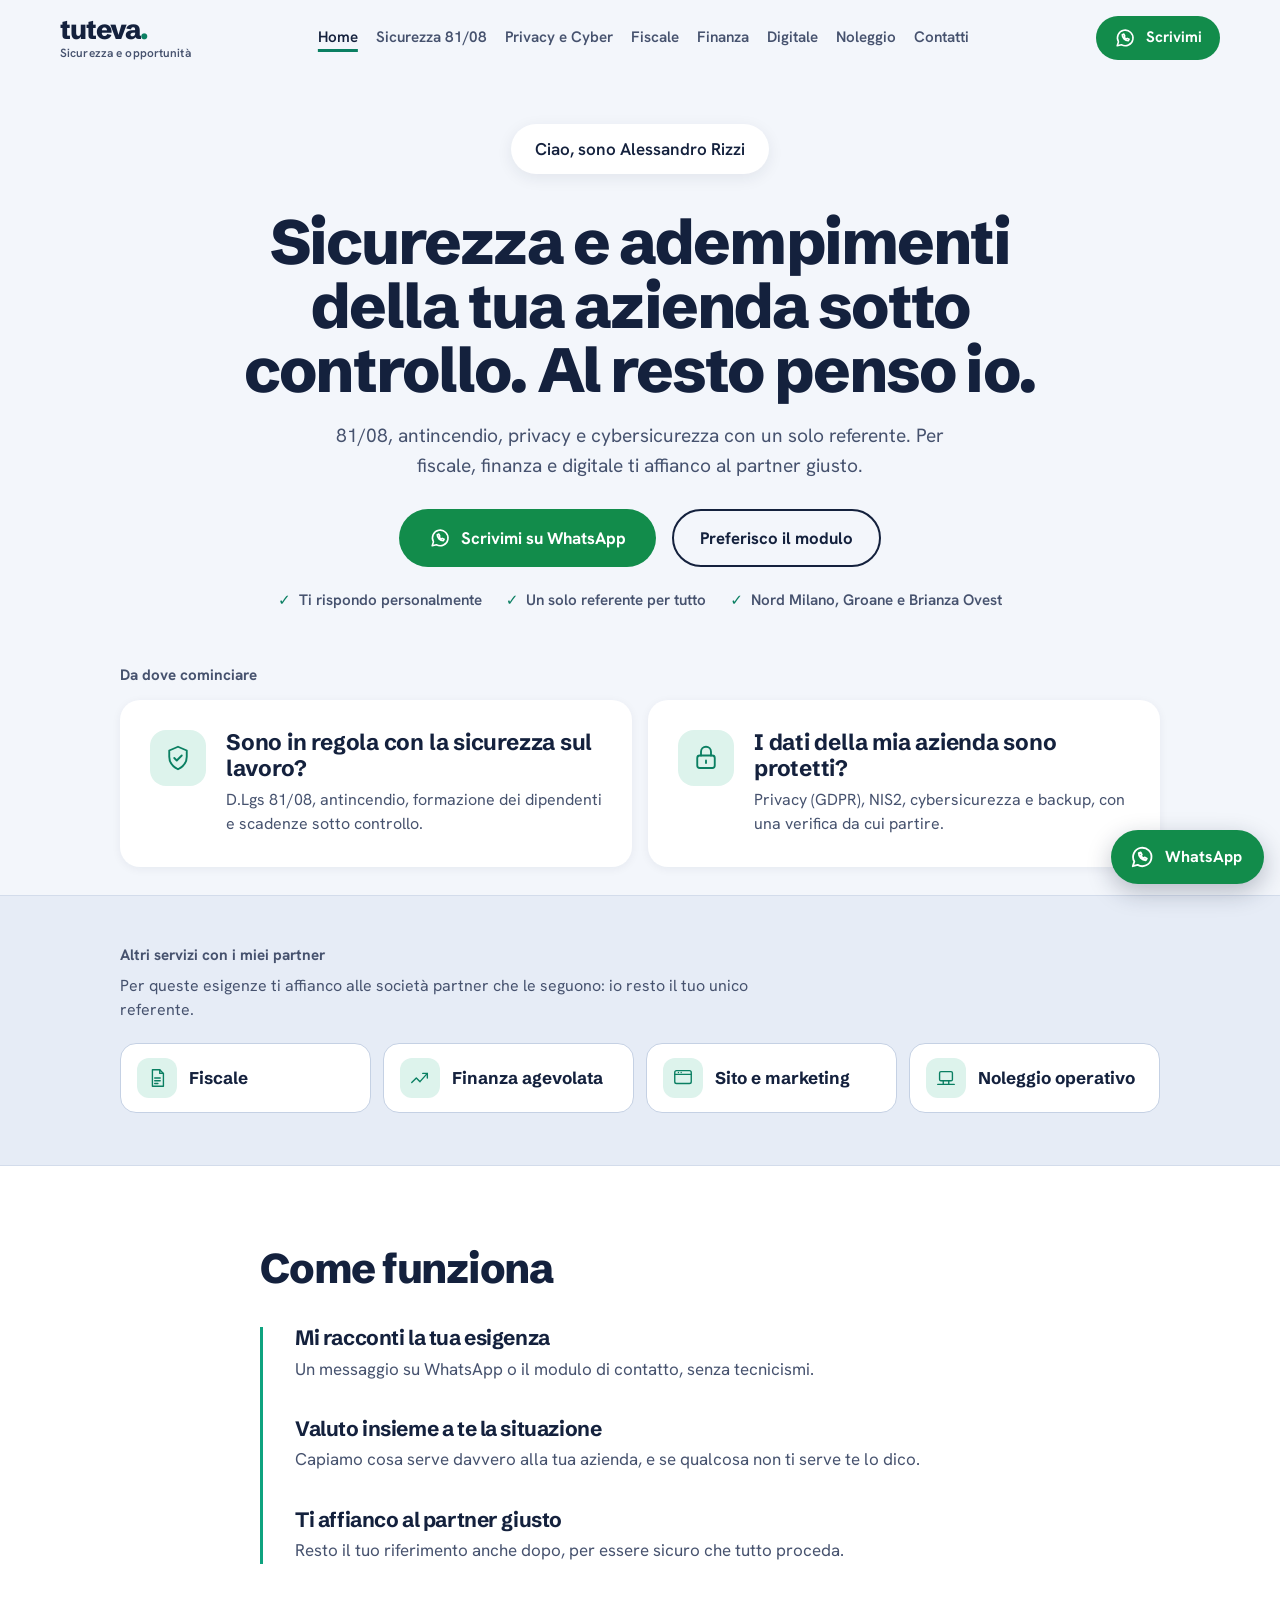
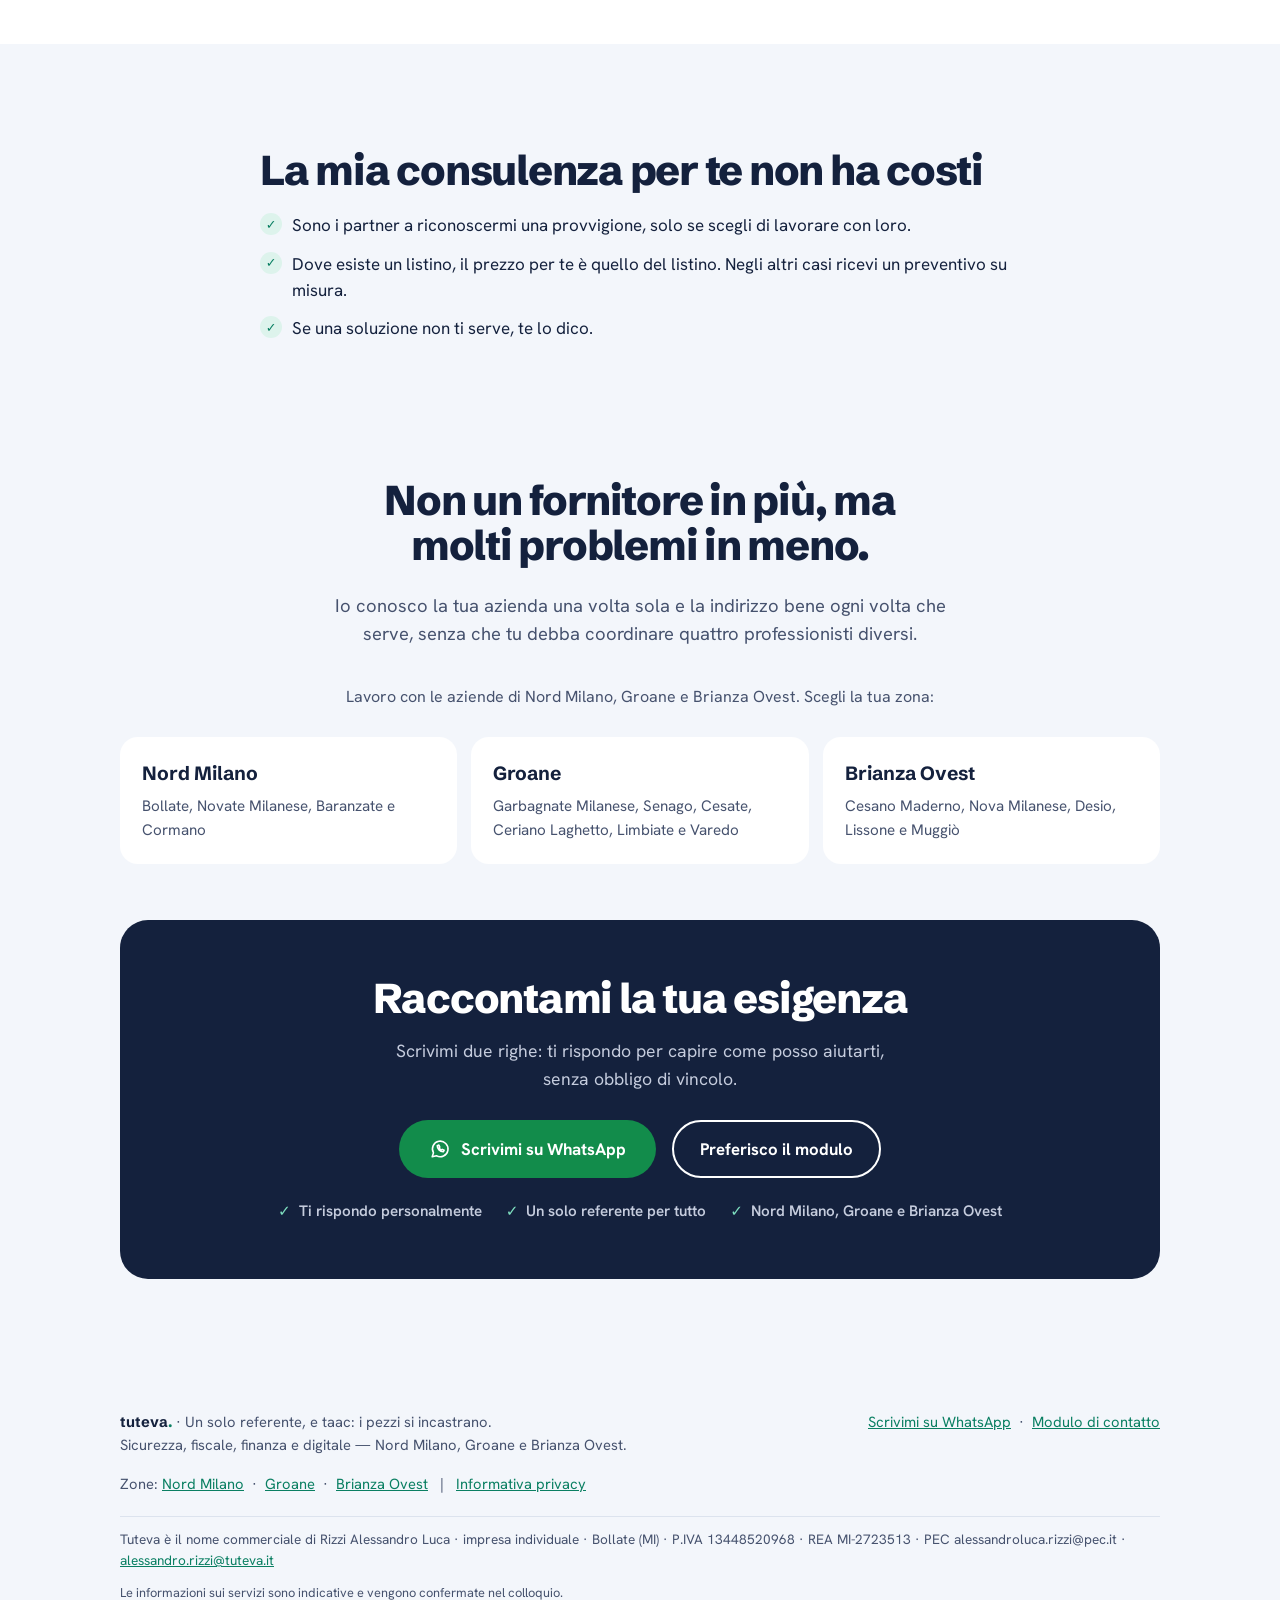
<file: index.html>
<!doctype html>
<html lang="it">
<head>
<meta charset="utf-8">
<meta name="viewport" content="width=device-width, initial-scale=1, viewport-fit=cover">
<title>Tuteva | Sicurezza e adempimenti per la tua azienda</title>
<meta name="description" content="Tuteva: un solo referente per la sicurezza e gli adempimenti della tua azienda (81/08, privacy, cyber), fiscale, finanza e digitale. Nord Milano, Groane e Brianza Ovest.">
<link rel="canonical" href="https://tuteva.it/">
<meta property="og:title" content="Tuteva | Sicurezza e adempimenti per la tua azienda">
<meta property="og:description" content="Tuteva: un solo referente per la sicurezza e gli adempimenti della tua azienda (81/08, privacy, cyber), fiscale, finanza e digitale. Nord Milano, Groane e Brianza Ovest.">
<meta property="og:type" content="website">
<meta property="og:url" content="https://tuteva.it/">
<meta property="og:locale" content="it_IT">
<meta name="theme-color" content="#14213D">
<link rel="icon" href="data:image/svg+xml,%3Csvg xmlns=%27http://www.w3.org/2000/svg%27 viewBox=%270 0 64 64%27%3E%3Crect width=%2764%27 height=%2764%27 rx=%2716%27 fill=%27%2314213D%27/%3E%3Ccircle cx=%2732%27 cy=%2732%27 r=%2710%27 fill=%27%230A7F62%27/%3E%3C/svg%3E">

<link rel="preload" href="fonts/schibsted-grotesk.woff" as="font" type="font/woff" crossorigin> <link rel="preload" href="fonts/hanken-grotesk.woff" as="font" type="font/woff" crossorigin> <link rel="stylesheet" href="fonts/fonts.css">

<style>
/* Direzione C: sfondo chiaro freddo, navy + verde, grotesque moderni, tessere-domanda */
:root {
  --bg: #F3F6FB;
  --fg: #14213D;
  --fg-muted: #46526E;
  --accent: #0A7F62;
  --accent-tint: #DDF3EC;
  --navy: #14213D;
  --card-bg: #FFFFFF;
  --border: #DCE3EE;
  --font-display: 'Schibsted Grotesk', system-ui, sans-serif;
  --font-body: 'Hanken Grotesk', system-ui, sans-serif;
}
* { box-sizing: border-box; }
body {
  background: var(--bg); color: var(--fg);
  font-family: var(--font-body); font-size: 17px;
  margin: 0; padding: 0 20px;
  line-height: 1.55;
}
.wrap { max-width: 760px; margin: 0 auto; }
.wrap-wide { max-width: 1040px; margin: 0 auto; }
.center { text-align: center; }
h1, h2, h3 { font-family: var(--font-display); font-weight: 700; text-wrap: balance; line-height: 1.08; margin: 0; letter-spacing: -0.02em; }
h1 { font-size: clamp(2.2rem, 5.4vw, 3.9rem); font-weight: 800; letter-spacing: -0.03em; line-height: 1.02; }
h2 { font-size: clamp(1.7rem, 3.8vw, 2.6rem); font-weight: 800; letter-spacing: -0.03em; }
h3 { font-size: 1.3rem; }
p { margin: 0; }
a { color: var(--accent); }
a:focus-visible, button:focus-visible, input:focus-visible, select:focus-visible, textarea:focus-visible {
  outline: 3px solid var(--accent); outline-offset: 3px;
}
.eyebrow { color: var(--accent); font-weight: 700; font-size: 0.95rem; }
header.site {
  position: sticky; top: env(safe-area-inset-top, 0px); z-index: 10;
  background: var(--bg); padding-block: 16px;
}
header.site .row { display: flex; align-items: center; justify-content: space-between; gap: 12px 24px; flex-wrap: wrap; }
.brand { display: inline-flex; flex-direction: column; text-decoration: none; color: var(--fg); line-height: 1; }
.brand .wm { font-family: var(--font-display); font-weight: 800; font-size: 1.7rem; letter-spacing: -0.04em; }
.brand .wm i { font-style: normal; color: var(--accent); }
.brand .tag { font-size: 0.74rem; font-weight: 600; color: var(--fg-muted); margin-top: 5px; letter-spacing: 0.01em; }
nav.main { display: flex; gap: 6px 22px; flex-wrap: wrap; align-items: center; }
nav.main a { color: var(--fg-muted); text-decoration: none; font-size: 0.95rem; font-weight: 600; }
nav.main a:hover { color: var(--fg); }
nav.main a.active { color: var(--fg); text-decoration: underline; text-decoration-color: var(--accent); text-decoration-thickness: 3px; text-underline-offset: 7px; }
section { padding-block: 56px; }
section.tight { padding-block: 28px; }
.hero { padding-block: 48px 36px; }
.hero p.lead { font-size: 1.2rem; color: var(--fg-muted); max-width: 640px; margin-top: 20px; }
.center .lead { margin-inline: auto; }
.btn {
  display: inline-flex; align-items: center;
  background: var(--accent); color: #FFFFFF; font-weight: 700; text-decoration: none;
  padding: 16px 30px; border-radius: 999px; font-size: 1.05rem; margin-top: 28px;
  border: none; cursor: pointer; font-family: var(--font-body);
}
.btn:hover { background: #086A52; }
.greet {
  display: inline-flex; align-items: center; gap: 14px; background: var(--card-bg);
  padding: 8px 22px 8px 8px; border-radius: 999px; font-weight: 600;
  box-shadow: 0 4px 16px rgba(20,33,61,0.08);
}
.greet img { display: block; width: 52px; height: 52px; border-radius: 50%; object-fit: cover; object-position: 50% 30%; }
.asks { display: flex; flex-wrap: wrap; gap: 16px; }
.ask {
  flex: 1 1 380px; min-width: 0; text-decoration: none; color: var(--fg);
  background: var(--card-bg); border: 2px solid transparent; border-radius: 20px; padding: 28px;
  display: flex; gap: 20px; align-items: flex-start; box-shadow: 0 2px 10px rgba(20,33,61,0.06);
}
.ask:hover { border-color: var(--accent); }
.ask .t { display: block; font-family: var(--font-display); font-weight: 700; font-size: 1.4rem; line-height: 1.15; letter-spacing: -0.01em; }
.ask .d { display: block; margin-top: 6px; color: var(--fg-muted); font-size: 1rem; }
.card-icon, .hero-icon {
  flex: none; display: flex; align-items: center; justify-content: center;
  width: 56px; height: 56px; border-radius: 16px; background: var(--accent-tint); color: var(--accent);
}
.card-icon svg, .hero-icon svg { width: 30px; height: 30px; display: block; }
.hero-icon { margin-bottom: 20px; }
.band-white { background: var(--card-bg); margin: 0 -20px; padding: 80px 20px; }
.timeline { border-left: 3px solid #0FA37F; padding-left: 32px; display: flex; flex-direction: column; gap: 36px; margin-top: 36px; }
.timeline h3 { margin-bottom: 6px; }
.timeline p { color: var(--fg-muted); }
.zone { color: var(--fg-muted); max-width: 720px; margin: 36px auto 0; font-size: 1rem; }
.cta-band { background: var(--navy); color: #FFFFFF; border-radius: 28px; padding: 56px 32px; text-align: center; }
.cta-band p { color: #C5CCDD; max-width: 520px; margin: 16px auto 0; font-size: 1.1rem; }
.cta-band .btn { background: var(--accent-tint); color: var(--navy); }
.cta-band .btn:hover { background: #FFFFFF; }
.quote {
  background: var(--accent-tint); border-radius: 20px; padding: 24px 28px; margin-top: 18px;
  color: var(--fg);
}
.list-check { list-style: none; padding: 0; margin: 20px 0 0; display: flex; flex-direction: column; gap: 12px; }
.list-check li { padding-left: 32px; position: relative; }
.list-check li::before {
  content: "✓"; position: absolute; left: 0; top: 1px; width: 22px; height: 22px; border-radius: 50%;
  background: var(--accent-tint); color: var(--accent); font-weight: 800; font-size: 0.8rem;
  display: flex; align-items: center; justify-content: center;
}
.note-box {
  background: var(--card-bg); border-radius: 16px;
  padding: 16px 20px; margin-top: 24px; font-size: 0.92rem; color: var(--fg-muted);
}
form.contact { display: flex; flex-direction: column; gap: 16px; margin-top: 28px; max-width: 520px; }
form.contact label { font-size: 0.95rem; font-weight: 600; color: var(--fg); display: block; margin-bottom: 6px; }
form.contact input, form.contact select, form.contact textarea {
  width: 100%; padding: 13px 14px; border-radius: 12px; border: 1.5px solid var(--border);
  background: var(--card-bg); color: var(--fg); font-family: var(--font-body); font-size: 1rem;
}
form.contact textarea { min-height: 110px; resize: vertical; }
.form-status { font-size: 1rem; margin-top: 4px; display: none; }
.form-status.ok { color: var(--accent); font-weight: 600; display: block; }
footer.site {
  padding-block: 36px 48px; margin-top: 40px;
  color: var(--fg-muted); font-size: 0.92rem;
}
footer.site .row { display: flex; justify-content: space-between; gap: 16px; flex-wrap: wrap; }
hr.rule { border: none; border-top: 1px solid var(--border); margin-block: 8px; }

:root { --wa: #128C4B; --wa-dark: #0D7340; }
body { padding-bottom: 96px; }
.btn-wa { background: var(--wa); color: #FFFFFF; gap: 10px; }
.btn-wa:hover { background: var(--wa-dark); }
.btn svg { width: 22px; height: 22px; flex: none; display: block; }
.btn-ghost { background: transparent; color: var(--fg); border: 2px solid var(--fg); padding: 14px 26px; }
.btn-ghost:hover { background: var(--fg); color: #FFFFFF; }
.btn-sm { padding: 10px 18px; font-size: 0.95rem; margin-top: 0; }
.cta-row { display: flex; flex-wrap: wrap; gap: 12px 16px; align-items: center; margin-top: 28px; }
.cta-row .btn { margin-top: 0; }
.center .cta-row, .cta-band .cta-row { justify-content: center; }
.trust { display: flex; flex-wrap: wrap; gap: 8px 24px; list-style: none; padding: 0; margin: 22px 0 0; color: var(--fg-muted); font-size: 0.95rem; font-weight: 600; }
.center .trust { justify-content: center; }
.trust li::before { content: "✓"; color: var(--accent); margin-right: 8px; font-weight: 800; }
.cta-band .btn-ghost { background: transparent; color: #FFFFFF; border-color: #FFFFFF; }
.cta-band .btn-ghost:hover { background: #FFFFFF; color: var(--navy); }
.cta-band .btn-wa { background: var(--wa); color: #FFFFFF; }
.cta-band .btn-wa:hover { background: var(--wa-dark); }
.cta-band .cta-row { margin-top: 28px; }
.wa-float {
  position: fixed; z-index: 20;
  right: max(16px, env(safe-area-inset-right, 0px));
  bottom: calc(16px + env(safe-area-inset-bottom, 0px));
  display: inline-flex; align-items: center; gap: 10px;
  background: var(--wa); color: #FFFFFF; text-decoration: none; font-weight: 700;
  padding: 14px 22px 14px 18px; border-radius: 999px; font-size: 1rem;
  box-shadow: 0 8px 24px rgba(20,33,61,0.28);
}
.wa-float:hover { background: var(--wa-dark); }
.wa-float svg { width: 26px; height: 26px; display: block; }
.status-wa { display: none; margin-top: 8px; }
.status-wa.on { display: block; }
.consent { font-size: 0.88rem; color: var(--fg-muted); }
header.site .wrap-wide { max-width: 1160px; }
nav.main { gap: 6px 18px; }
@media (max-width: 1240px) { .hdr-cta { display: none; } }
@media (max-width: 700px) {
  .hdr-cta { display: none; }
  header.site { padding-block: 12px; }
  nav.main { flex-wrap: nowrap; overflow-x: auto; width: 100%; gap: 6px 18px; padding-bottom: 6px; scrollbar-width: none; }
  nav.main a { white-space: nowrap; }
  .hero { padding-block: 24px 28px; }
  .hero .hero-icon { display: none; }
}
@media (prefers-reduced-motion: no-preference) { .btn, .wa-float { transition: background .15s; } }

.others { display: grid; grid-template-columns: repeat(auto-fit, minmax(220px, 1fr)); gap: 12px; margin-top: 16px; }
.other { display: flex; gap: 12px; align-items: center; background: var(--card-bg); border-radius: 16px; padding: 14px 16px; text-decoration: none; color: var(--fg); font-family: var(--font-display); font-weight: 700; min-width: 0; }
.other:hover { outline: 2px solid var(--accent); }
.other .card-icon { width: 40px; height: 40px; border-radius: 12px; }
.other .card-icon svg { width: 22px; height: 22px; }
.zones { display: grid; grid-template-columns: repeat(auto-fit, minmax(240px, 1fr)); gap: 14px; margin-top: 28px; text-align: left; }
.zonecard { background: var(--card-bg); border-radius: 18px; padding: 22px; text-decoration: none; color: var(--fg); min-width: 0; }
.zonecard:hover { outline: 2px solid var(--accent); }
.zonecard strong { display: block; font-family: var(--font-display); font-size: 1.2rem; }
.zonecard span { display: block; margin-top: 6px; color: var(--fg-muted); font-size: 0.95rem; }
.label-sec { color: var(--fg-muted); font-weight: 700; font-size: 0.95rem; margin-top: 28px; }

.band-tint { background: #E6ECF6; margin: 0 -20px; padding: 48px 20px 52px; border-block: 1px solid #D3DCEB; }
.band-tint .label-sec { margin-top: 0; }
.band-tint .sub { color: var(--fg-muted); font-size: 1rem; margin-top: 6px; max-width: 640px; }
.band-tint .other { border: 1.5px solid #C5D1E4; box-shadow: none; }
.band-tint .others { margin-top: 20px; }
.cost-sec { padding-block: 104px 80px; }
.cta-band .trust { color: #C5CCDD; justify-content: center; margin-top: 22px; }
.cta-band .trust li::before { color: #7FE0C0; }
</style>
</head>
<body>



<header class="site">
  <div class="wrap-wide row">
    <a class="brand" href="index.html" aria-label="Tuteva, sicurezza e opportunit&agrave; per la tua azienda"><span class="wm">tuteva<i>.</i></span><span class="tag">Sicurezza e opportunit&agrave;</span></a>
    <nav class="main">
      <a href="index.html" class="active">Home</a>
      <a href="sicurezza-81-08.html">Sicurezza 81/08</a>
      <a href="cybersicurezza-privacy.html">Privacy e Cyber</a>
      <a href="fiscale.html">Fiscale</a>
      <a href="finanza-agevolata.html">Finanza</a>
      <a href="digitale.html">Digitale</a>
      <a href="noleggio-operativo.html">Noleggio</a>
      <a href="contatti.html">Contatti</a>
    </nav>
    <a class="btn btn-wa btn-sm hdr-cta" href="https://wa.me/393493159759?text=Ciao%20Alessandro%2C%20vorrei%20parlarti%20di%20un%27esigenza%20della%20mia%20azienda." target="_blank" rel="noopener" data-cta="header-wa"><svg viewBox="0 0 24 24" fill="none" stroke="currentColor" stroke-width="1.7" stroke-linecap="round" stroke-linejoin="round" aria-hidden="true"><path d="M3.5 20.5l1.4-4.3A8.5 8.5 0 1 1 8 19.3l-4.5 1.2z"/><path d="M9 8.5c0 3.6 2.9 6.5 6.5 6.5l1-1.6-2.1-1-1 .8c-1-.4-2-1.4-2.4-2.4l.8-1-1-2.1L9 8.5z"/></svg>Scrivimi</a>
  </div>
</header>


<section class="hero wrap-wide center" style="padding-bottom:24px;">
  <div class="greet" style="padding:12px 24px;"><span>Ciao, sono Alessandro Rizzi</span></div>
  <h1 style="margin:36px auto 0; max-width:900px;">Sicurezza e adempimenti della tua azienda sotto controllo. Al resto penso io.</h1>
  <p class="lead">81/08, antincendio, privacy e cybersicurezza con un solo referente. Per fiscale, finanza e digitale ti affianco al partner giusto.</p>
  <div class="cta-row"><a class="btn btn-wa " href="https://wa.me/393493159759?text=Ciao%20Alessandro%2C%20vorrei%20capire%20come%20puoi%20aiutare%20la%20mia%20azienda." target="_blank" rel="noopener" data-cta="hero-wa"><svg viewBox="0 0 24 24" fill="none" stroke="currentColor" stroke-width="1.7" stroke-linecap="round" stroke-linejoin="round" aria-hidden="true"><path d="M3.5 20.5l1.4-4.3A8.5 8.5 0 1 1 8 19.3l-4.5 1.2z"/><path d="M9 8.5c0 3.6 2.9 6.5 6.5 6.5l1-1.6-2.1-1-1 .8c-1-.4-2-1.4-2.4-2.4l.8-1-1-2.1L9 8.5z"/></svg>Scrivimi su WhatsApp</a><a class="btn btn-ghost" href="contatti.html" data-cta="hero-form">Preferisco il modulo</a></div><ul class="trust"><li>Ti rispondo personalmente</li><li>Un solo referente per tutto</li><li>Nord Milano, Groane e Brianza Ovest</li></ul>
</section>

<section class="wrap-wide tight">
  <p class="label-sec" style="margin-top:0;">Da dove cominciare</p>
  <div class="asks" style="margin-top:12px;">
    <a class="ask" href="sicurezza-81-08.html">
      <span class="card-icon"><svg viewBox="0 0 24 24" fill="none" stroke="currentColor" stroke-width="1.5" stroke-linecap="round" stroke-linejoin="round"><path d="M12 3l7 3v5c0 4.5-3 8-7 10-4-2-7-5.5-7-10V6l7-3z"/><path d="M9 12l2 2 4-4"/></svg></span>
      <span>
        <span class="t">Sono in regola con la sicurezza sul lavoro?</span>
        <span class="d">D.Lgs 81/08, antincendio, formazione dei dipendenti e scadenze sotto controllo.</span>
      </span>
    </a>
    <a class="ask" href="cybersicurezza-privacy.html">
      <span class="card-icon"><svg viewBox="0 0 24 24" fill="none" stroke="currentColor" stroke-width="1.5" stroke-linecap="round" stroke-linejoin="round"><rect x="5" y="10" width="14" height="10" rx="2"/><path d="M8 10V7a4 4 0 0 1 8 0v3"/><path d="M12 14v2"/></svg></span>
      <span>
        <span class="t">I dati della mia azienda sono protetti?</span>
        <span class="d">Privacy (GDPR), NIS2, cybersicurezza e backup, con una verifica da cui partire.</span>
      </span>
    </a>
  </div>
</section>

<section class="band-tint">
  <div class="wrap-wide">
    <p class="label-sec">Altri servizi con i miei partner</p>
    <p class="sub">Per queste esigenze ti affianco alle societ&agrave; partner che le seguono: io resto il tuo unico referente.</p>
    <div class="others">
    <a class="other" href="fiscale.html"><span class="card-icon"><svg viewBox="0 0 24 24" fill="none" stroke="currentColor" stroke-width="1.5" stroke-linecap="round" stroke-linejoin="round"><path d="M7 3h8l4 4v14H7z"/><path d="M15 3v4h4"/><path d="M9.5 12h6M9.5 15h6M9.5 18h3.5"/></svg></span><span>Fiscale</span></a>
    <a class="other" href="finanza-agevolata.html"><span class="card-icon"><svg viewBox="0 0 24 24" fill="none" stroke="currentColor" stroke-width="1.5" stroke-linecap="round" stroke-linejoin="round"><path d="M3 17l5-5 4 4 8-9"/><path d="M15 7h5v5"/></svg></span><span>Finanza agevolata</span></a>
    <a class="other" href="digitale.html"><span class="card-icon"><svg viewBox="0 0 24 24" fill="none" stroke="currentColor" stroke-width="1.5" stroke-linecap="round" stroke-linejoin="round"><rect x="3" y="4" width="18" height="14" rx="2"/><path d="M3 8h18"/><path d="M7 6h.01M10 6h.01"/></svg></span><span>Sito e marketing</span></a>
    <a class="other" href="noleggio-operativo.html"><span class="card-icon"><svg viewBox="0 0 24 24" fill="none" stroke="currentColor" stroke-width="1.5" stroke-linecap="round" stroke-linejoin="round"><rect x="5" y="5" width="14" height="10" rx="1.5"/><path d="M3 19h18"/><path d="M9 15v4M15 15v4"/></svg></span><span>Noleggio operativo</span></a>
      </div>
  </div>
</section>

<section class="band-white">
  <div class="wrap">
    <h2>Come funziona</h2>
    <div class="timeline">
      <div>
        <h3>Mi racconti la tua esigenza</h3>
        <p>Un messaggio su WhatsApp o il modulo di contatto, senza tecnicismi.</p>
      </div>
      <div>
        <h3>Valuto insieme a te la situazione</h3>
        <p>Capiamo cosa serve davvero alla tua azienda, e se qualcosa non ti serve te lo dico.</p>
      </div>
      <div>
        <h3>Ti affianco al partner giusto</h3>
        <p>Resto il tuo riferimento anche dopo, per essere sicuro che tutto proceda.</p>
      </div>
    </div>
  </div>
</section>

<section class="wrap cost-sec">
  <h2>La mia consulenza per te non ha costi</h2>
  <ul class="list-check">
    <li>Sono i partner a riconoscermi una provvigione, solo se scegli di lavorare con loro.</li>
    <li>Dove esiste un listino, il prezzo per te &egrave; quello del listino. Negli altri casi ricevi un preventivo su misura.</li>
    <li>Se una soluzione non ti serve, te lo dico.</li>
  </ul>
</section>

<section class="wrap-wide center" style="padding-block:56px;">
  <h2 style="max-width:760px; margin-inline:auto;">Non un fornitore in pi&ugrave;, ma molti problemi in meno.</h2>
  <p class="lead" style="color:var(--fg-muted); font-size:1.15rem; max-width:620px; margin:24px auto 0;">Io conosco la tua azienda una volta sola e la indirizzo bene ogni volta che serve, senza che tu debba coordinare quattro professionisti diversi.</p>
  <p class="zone">Lavoro con le aziende di Nord Milano, Groane e Brianza Ovest. Scegli la tua zona:</p>
  <div class="zones"><a class="zonecard" href="zona-nord-milano.html" data-cta="zone-nord-milano"><strong>Nord Milano</strong><span>Bollate, Novate Milanese, Baranzate e Cormano</span></a><a class="zonecard" href="zona-groane.html" data-cta="zone-groane"><strong>Groane</strong><span>Garbagnate Milanese, Senago, Cesate, Ceriano Laghetto, Limbiate e Varedo</span></a><a class="zonecard" href="zona-brianza-ovest.html" data-cta="zone-brianza-ovest"><strong>Brianza Ovest</strong><span>Cesano Maderno, Nova Milanese, Desio, Lissone e Muggiò</span></a></div>
</section>

<section class="wrap-wide" style="padding-top:0;">
  <div class="cta-band">
    <h2>Raccontami la tua esigenza</h2>
    <p>Scrivimi due righe: ti rispondo per capire come posso aiutarti, senza obbligo di vincolo.</p>
    <div class="cta-row"><a class="btn btn-wa " href="https://wa.me/393493159759?text=Ciao%20Alessandro%2C%20vorrei%20parlarti%20di%20un%27esigenza%20della%20mia%20azienda." target="_blank" rel="noopener" data-cta="band-wa"><svg viewBox="0 0 24 24" fill="none" stroke="currentColor" stroke-width="1.7" stroke-linecap="round" stroke-linejoin="round" aria-hidden="true"><path d="M3.5 20.5l1.4-4.3A8.5 8.5 0 1 1 8 19.3l-4.5 1.2z"/><path d="M9 8.5c0 3.6 2.9 6.5 6.5 6.5l1-1.6-2.1-1-1 .8c-1-.4-2-1.4-2.4-2.4l.8-1-1-2.1L9 8.5z"/></svg>Scrivimi su WhatsApp</a><a class="btn btn-ghost" href="contatti.html" data-cta="band-form">Preferisco il modulo</a></div>
    <ul class="trust"><li>Ti rispondo personalmente</li><li>Un solo referente per tutto</li><li>Nord Milano, Groane e Brianza Ovest</li></ul>
  </div>
</section>


<footer class="site">
  <div class="wrap-wide">
    <div class="row">
      <div>
        <strong style="font-family: var(--font-display); color: var(--fg);">tuteva<span style="color: var(--accent);">.</span></strong> &middot; Un solo referente, e taac: i pezzi si incastrano.<br>
        Sicurezza, fiscale, finanza e digitale &mdash; Nord Milano, Groane e Brianza Ovest.
      </div>
      <div>
        <a href="https://wa.me/393493159759?text=Ciao%20Alessandro%2C%20vorrei%20parlarti%20di%20un%27esigenza%20della%20mia%20azienda." target="_blank" rel="noopener" data-cta="footer-wa">Scrivimi su WhatsApp</a> &nbsp;&middot;&nbsp; <a href="contatti.html">Modulo di contatto</a>
      </div>
    </div>
    <p style="margin-top:16px;">Zone: <a href="zona-nord-milano.html">Nord Milano</a> &nbsp;&middot;&nbsp; <a href="zona-groane.html">Groane</a> &nbsp;&middot;&nbsp; <a href="zona-brianza-ovest.html">Brianza Ovest</a> &nbsp;&nbsp;|&nbsp;&nbsp; <a href="privacy.html">Informativa privacy</a></p>
    <hr class="rule" style="margin-top:20px;">
    <p style="margin-top:12px; font-size:0.85rem;">Tuteva &egrave; il nome commerciale di Rizzi Alessandro Luca &middot; impresa individuale &middot; Bollate (MI) &middot; P.IVA 13448520968 &middot; REA MI-2723513 &middot; PEC alessandroluca.rizzi@pec.it &middot; <a href="mailto:alessandro.rizzi@tuteva.it">alessandro.rizzi@tuteva.it</a></p>
    <p style="margin-top:12px; font-size:0.8rem;">Le informazioni sui servizi sono indicative e vengono confermate nel colloquio.</p>
  </div>
</footer>

<a class="wa-float" href="https://wa.me/393493159759?text=Ciao%20Alessandro%2C%20vorrei%20parlarti%20di%20un%27esigenza%20della%20mia%20azienda." target="_blank" rel="noopener" data-cta="float-wa" aria-label="Scrivimi su WhatsApp"><svg viewBox="0 0 24 24" fill="none" stroke="currentColor" stroke-width="1.7" stroke-linecap="round" stroke-linejoin="round" aria-hidden="true"><path d="M3.5 20.5l1.4-4.3A8.5 8.5 0 1 1 8 19.3l-4.5 1.2z"/><path d="M9 8.5c0 3.6 2.9 6.5 6.5 6.5l1-1.6-2.1-1-1 .8c-1-.4-2-1.4-2.4-2.4l.8-1-1-2.1L9 8.5z"/></svg><span>WhatsApp</span></a>

</body>
</html>
</file>
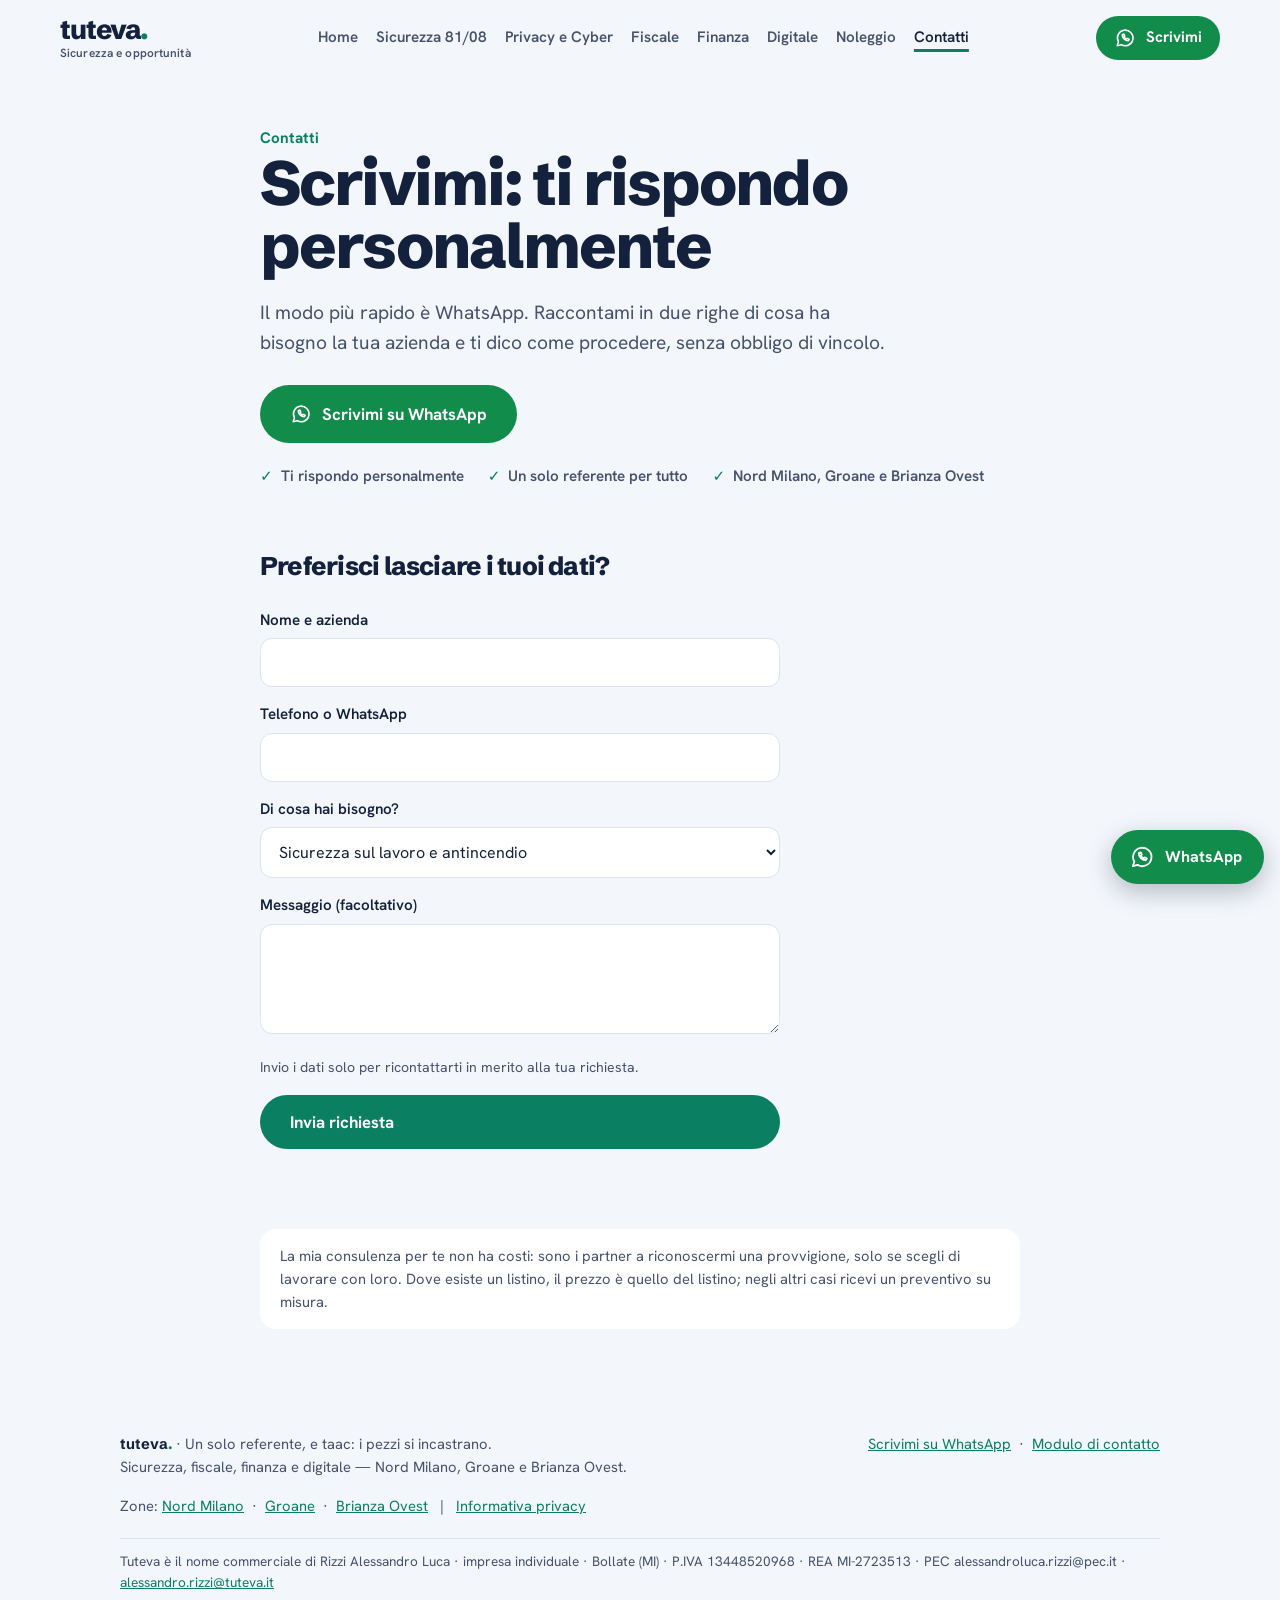
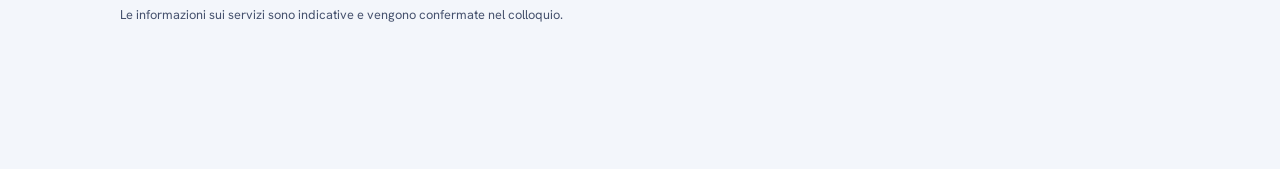
<file: contatti.html>
<!doctype html>
<html lang="it">
<head>
<meta charset="utf-8">
<meta name="viewport" content="width=device-width, initial-scale=1, viewport-fit=cover">
<title>Contatti | Tuteva</title>
<meta name="description" content="Scrivimi su WhatsApp o lascia i tuoi dati: ti rispondo personalmente.">
<link rel="canonical" href="https://tuteva.it/contatti.html">
<meta property="og:title" content="Contatti | Tuteva">
<meta property="og:description" content="Scrivimi su WhatsApp o lascia i tuoi dati: ti rispondo personalmente.">
<meta property="og:type" content="website">
<meta property="og:url" content="https://tuteva.it/contatti.html">
<meta property="og:locale" content="it_IT">
<meta name="theme-color" content="#14213D">
<link rel="icon" href="data:image/svg+xml,%3Csvg xmlns=%27http://www.w3.org/2000/svg%27 viewBox=%270 0 64 64%27%3E%3Crect width=%2764%27 height=%2764%27 rx=%2716%27 fill=%27%2314213D%27/%3E%3Ccircle cx=%2732%27 cy=%2732%27 r=%2710%27 fill=%27%230A7F62%27/%3E%3C/svg%3E">
<link rel="preload" href="fonts/schibsted-grotesk.woff" as="font" type="font/woff" crossorigin> <link rel="preload" href="fonts/hanken-grotesk.woff" as="font" type="font/woff" crossorigin> <link rel="stylesheet" href="fonts/fonts.css">


<style>
/* Direzione C: sfondo chiaro freddo, navy + verde, grotesque moderni, tessere-domanda */
:root {
  --bg: #F3F6FB;
  --fg: #14213D;
  --fg-muted: #46526E;
  --accent: #0A7F62;
  --accent-tint: #DDF3EC;
  --navy: #14213D;
  --card-bg: #FFFFFF;
  --border: #DCE3EE;
  --font-display: 'Schibsted Grotesk', system-ui, sans-serif;
  --font-body: 'Hanken Grotesk', system-ui, sans-serif;
}
* { box-sizing: border-box; }
body {
  background: var(--bg); color: var(--fg);
  font-family: var(--font-body); font-size: 17px;
  margin: 0; padding: 0 20px;
  line-height: 1.55;
}
.wrap { max-width: 760px; margin: 0 auto; }
.wrap-wide { max-width: 1040px; margin: 0 auto; }
.center { text-align: center; }
h1, h2, h3 { font-family: var(--font-display); font-weight: 700; text-wrap: balance; line-height: 1.08; margin: 0; letter-spacing: -0.02em; }
h1 { font-size: clamp(2.2rem, 5.4vw, 3.9rem); font-weight: 800; letter-spacing: -0.03em; line-height: 1.02; }
h2 { font-size: clamp(1.7rem, 3.8vw, 2.6rem); font-weight: 800; letter-spacing: -0.03em; }
h3 { font-size: 1.3rem; }
p { margin: 0; }
a { color: var(--accent); }
a:focus-visible, button:focus-visible, input:focus-visible, select:focus-visible, textarea:focus-visible {
  outline: 3px solid var(--accent); outline-offset: 3px;
}
.eyebrow { color: var(--accent); font-weight: 700; font-size: 0.95rem; }
header.site {
  position: sticky; top: env(safe-area-inset-top, 0px); z-index: 10;
  background: var(--bg); padding-block: 16px;
}
header.site .row { display: flex; align-items: center; justify-content: space-between; gap: 12px 24px; flex-wrap: wrap; }
.brand { display: inline-flex; flex-direction: column; text-decoration: none; color: var(--fg); line-height: 1; }
.brand .wm { font-family: var(--font-display); font-weight: 800; font-size: 1.7rem; letter-spacing: -0.04em; }
.brand .wm i { font-style: normal; color: var(--accent); }
.brand .tag { font-size: 0.74rem; font-weight: 600; color: var(--fg-muted); margin-top: 5px; letter-spacing: 0.01em; }
nav.main { display: flex; gap: 6px 22px; flex-wrap: wrap; align-items: center; }
nav.main a { color: var(--fg-muted); text-decoration: none; font-size: 0.95rem; font-weight: 600; }
nav.main a:hover { color: var(--fg); }
nav.main a.active { color: var(--fg); text-decoration: underline; text-decoration-color: var(--accent); text-decoration-thickness: 3px; text-underline-offset: 7px; }
section { padding-block: 56px; }
section.tight { padding-block: 28px; }
.hero { padding-block: 48px 36px; }
.hero p.lead { font-size: 1.2rem; color: var(--fg-muted); max-width: 640px; margin-top: 20px; }
.center .lead { margin-inline: auto; }
.btn {
  display: inline-flex; align-items: center;
  background: var(--accent); color: #FFFFFF; font-weight: 700; text-decoration: none;
  padding: 16px 30px; border-radius: 999px; font-size: 1.05rem; margin-top: 28px;
  border: none; cursor: pointer; font-family: var(--font-body);
}
.btn:hover { background: #086A52; }
.greet {
  display: inline-flex; align-items: center; gap: 14px; background: var(--card-bg);
  padding: 8px 22px 8px 8px; border-radius: 999px; font-weight: 600;
  box-shadow: 0 4px 16px rgba(20,33,61,0.08);
}
.greet img { display: block; width: 52px; height: 52px; border-radius: 50%; object-fit: cover; object-position: 50% 30%; }
.asks { display: flex; flex-wrap: wrap; gap: 16px; }
.ask {
  flex: 1 1 380px; min-width: 0; text-decoration: none; color: var(--fg);
  background: var(--card-bg); border: 2px solid transparent; border-radius: 20px; padding: 28px;
  display: flex; gap: 20px; align-items: flex-start; box-shadow: 0 2px 10px rgba(20,33,61,0.06);
}
.ask:hover { border-color: var(--accent); }
.ask .t { display: block; font-family: var(--font-display); font-weight: 700; font-size: 1.4rem; line-height: 1.15; letter-spacing: -0.01em; }
.ask .d { display: block; margin-top: 6px; color: var(--fg-muted); font-size: 1rem; }
.card-icon, .hero-icon {
  flex: none; display: flex; align-items: center; justify-content: center;
  width: 56px; height: 56px; border-radius: 16px; background: var(--accent-tint); color: var(--accent);
}
.card-icon svg, .hero-icon svg { width: 30px; height: 30px; display: block; }
.hero-icon { margin-bottom: 20px; }
.band-white { background: var(--card-bg); margin: 0 -20px; padding: 80px 20px; }
.timeline { border-left: 3px solid #0FA37F; padding-left: 32px; display: flex; flex-direction: column; gap: 36px; margin-top: 36px; }
.timeline h3 { margin-bottom: 6px; }
.timeline p { color: var(--fg-muted); }
.zone { color: var(--fg-muted); max-width: 720px; margin: 36px auto 0; font-size: 1rem; }
.cta-band { background: var(--navy); color: #FFFFFF; border-radius: 28px; padding: 56px 32px; text-align: center; }
.cta-band p { color: #C5CCDD; max-width: 520px; margin: 16px auto 0; font-size: 1.1rem; }
.cta-band .btn { background: var(--accent-tint); color: var(--navy); }
.cta-band .btn:hover { background: #FFFFFF; }
.quote {
  background: var(--accent-tint); border-radius: 20px; padding: 24px 28px; margin-top: 18px;
  color: var(--fg);
}
.list-check { list-style: none; padding: 0; margin: 20px 0 0; display: flex; flex-direction: column; gap: 12px; }
.list-check li { padding-left: 32px; position: relative; }
.list-check li::before {
  content: "✓"; position: absolute; left: 0; top: 1px; width: 22px; height: 22px; border-radius: 50%;
  background: var(--accent-tint); color: var(--accent); font-weight: 800; font-size: 0.8rem;
  display: flex; align-items: center; justify-content: center;
}
.note-box {
  background: var(--card-bg); border-radius: 16px;
  padding: 16px 20px; margin-top: 24px; font-size: 0.92rem; color: var(--fg-muted);
}
form.contact { display: flex; flex-direction: column; gap: 16px; margin-top: 28px; max-width: 520px; }
form.contact label { font-size: 0.95rem; font-weight: 600; color: var(--fg); display: block; margin-bottom: 6px; }
form.contact input, form.contact select, form.contact textarea {
  width: 100%; padding: 13px 14px; border-radius: 12px; border: 1.5px solid var(--border);
  background: var(--card-bg); color: var(--fg); font-family: var(--font-body); font-size: 1rem;
}
form.contact textarea { min-height: 110px; resize: vertical; }
.form-status { font-size: 1rem; margin-top: 4px; display: none; }
.form-status.ok { color: var(--accent); font-weight: 600; display: block; }
footer.site {
  padding-block: 36px 48px; margin-top: 40px;
  color: var(--fg-muted); font-size: 0.92rem;
}
footer.site .row { display: flex; justify-content: space-between; gap: 16px; flex-wrap: wrap; }
hr.rule { border: none; border-top: 1px solid var(--border); margin-block: 8px; }

:root { --wa: #128C4B; --wa-dark: #0D7340; }
body { padding-bottom: 96px; }
.btn-wa { background: var(--wa); color: #FFFFFF; gap: 10px; }
.btn-wa:hover { background: var(--wa-dark); }
.btn svg { width: 22px; height: 22px; flex: none; display: block; }
.btn-ghost { background: transparent; color: var(--fg); border: 2px solid var(--fg); padding: 14px 26px; }
.btn-ghost:hover { background: var(--fg); color: #FFFFFF; }
.btn-sm { padding: 10px 18px; font-size: 0.95rem; margin-top: 0; }
.cta-row { display: flex; flex-wrap: wrap; gap: 12px 16px; align-items: center; margin-top: 28px; }
.cta-row .btn { margin-top: 0; }
.center .cta-row, .cta-band .cta-row { justify-content: center; }
.trust { display: flex; flex-wrap: wrap; gap: 8px 24px; list-style: none; padding: 0; margin: 22px 0 0; color: var(--fg-muted); font-size: 0.95rem; font-weight: 600; }
.center .trust { justify-content: center; }
.trust li::before { content: "✓"; color: var(--accent); margin-right: 8px; font-weight: 800; }
.cta-band .btn-ghost { background: transparent; color: #FFFFFF; border-color: #FFFFFF; }
.cta-band .btn-ghost:hover { background: #FFFFFF; color: var(--navy); }
.cta-band .btn-wa { background: var(--wa); color: #FFFFFF; }
.cta-band .btn-wa:hover { background: var(--wa-dark); }
.cta-band .cta-row { margin-top: 28px; }
.wa-float {
  position: fixed; z-index: 20;
  right: max(16px, env(safe-area-inset-right, 0px));
  bottom: calc(16px + env(safe-area-inset-bottom, 0px));
  display: inline-flex; align-items: center; gap: 10px;
  background: var(--wa); color: #FFFFFF; text-decoration: none; font-weight: 700;
  padding: 14px 22px 14px 18px; border-radius: 999px; font-size: 1rem;
  box-shadow: 0 8px 24px rgba(20,33,61,0.28);
}
.wa-float:hover { background: var(--wa-dark); }
.wa-float svg { width: 26px; height: 26px; display: block; }
.status-wa { display: none; margin-top: 8px; }
.status-wa.on { display: block; }
.consent { font-size: 0.88rem; color: var(--fg-muted); }
header.site .wrap-wide { max-width: 1160px; }
nav.main { gap: 6px 18px; }
@media (max-width: 1240px) { .hdr-cta { display: none; } }
@media (max-width: 700px) {
  .hdr-cta { display: none; }
  header.site { padding-block: 12px; }
  nav.main { flex-wrap: nowrap; overflow-x: auto; width: 100%; gap: 6px 18px; padding-bottom: 6px; scrollbar-width: none; }
  nav.main a { white-space: nowrap; }
  .hero { padding-block: 24px 28px; }
  .hero .hero-icon { display: none; }
}
@media (prefers-reduced-motion: no-preference) { .btn, .wa-float { transition: background .15s; } }

.others { display: grid; grid-template-columns: repeat(auto-fit, minmax(220px, 1fr)); gap: 12px; margin-top: 16px; }
.other { display: flex; gap: 12px; align-items: center; background: var(--card-bg); border-radius: 16px; padding: 14px 16px; text-decoration: none; color: var(--fg); font-family: var(--font-display); font-weight: 700; min-width: 0; }
.other:hover { outline: 2px solid var(--accent); }
.other .card-icon { width: 40px; height: 40px; border-radius: 12px; }
.other .card-icon svg { width: 22px; height: 22px; }
.zones { display: grid; grid-template-columns: repeat(auto-fit, minmax(240px, 1fr)); gap: 14px; margin-top: 28px; text-align: left; }
.zonecard { background: var(--card-bg); border-radius: 18px; padding: 22px; text-decoration: none; color: var(--fg); min-width: 0; }
.zonecard:hover { outline: 2px solid var(--accent); }
.zonecard strong { display: block; font-family: var(--font-display); font-size: 1.2rem; }
.zonecard span { display: block; margin-top: 6px; color: var(--fg-muted); font-size: 0.95rem; }
.label-sec { color: var(--fg-muted); font-weight: 700; font-size: 0.95rem; margin-top: 28px; }

.band-tint { background: #E6ECF6; margin: 0 -20px; padding: 48px 20px 52px; border-block: 1px solid #D3DCEB; }
.band-tint .label-sec { margin-top: 0; }
.band-tint .sub { color: var(--fg-muted); font-size: 1rem; margin-top: 6px; max-width: 640px; }
.band-tint .other { border: 1.5px solid #C5D1E4; box-shadow: none; }
.band-tint .others { margin-top: 20px; }
.cost-sec { padding-block: 104px 80px; }
.cta-band .trust { color: #C5CCDD; justify-content: center; margin-top: 22px; }
.cta-band .trust li::before { color: #7FE0C0; }
</style>

</head>
<body>

<header class="site">
  <div class="wrap-wide row">
    <a class="brand" href="index.html" aria-label="Tuteva, sicurezza e opportunit&agrave; per la tua azienda"><span class="wm">tuteva<i>.</i></span><span class="tag">Sicurezza e opportunit&agrave;</span></a>
    <nav class="main">
      <a href="index.html">Home</a>
      <a href="sicurezza-81-08.html">Sicurezza 81/08</a>
      <a href="cybersicurezza-privacy.html">Privacy e Cyber</a>
      <a href="fiscale.html">Fiscale</a>
      <a href="finanza-agevolata.html">Finanza</a>
      <a href="digitale.html">Digitale</a>
      <a href="noleggio-operativo.html">Noleggio</a>
      <a href="contatti.html" class="active">Contatti</a>
    </nav>
    <a class="btn btn-wa btn-sm hdr-cta" href="https://wa.me/393493159759?text=Ciao%20Alessandro%2C%20vorrei%20parlarti%20di%20un%27esigenza%20della%20mia%20azienda." target="_blank" rel="noopener" data-cta="header-wa"><svg viewBox="0 0 24 24" fill="none" stroke="currentColor" stroke-width="1.7" stroke-linecap="round" stroke-linejoin="round" aria-hidden="true"><path d="M3.5 20.5l1.4-4.3A8.5 8.5 0 1 1 8 19.3l-4.5 1.2z"/><path d="M9 8.5c0 3.6 2.9 6.5 6.5 6.5l1-1.6-2.1-1-1 .8c-1-.4-2-1.4-2.4-2.4l.8-1-1-2.1L9 8.5z"/></svg>Scrivimi</a>
  </div>
</header>


<section class="hero wrap">
  <span class="eyebrow">Contatti</span>
  <h1>Scrivimi: ti rispondo personalmente</h1>
  <p class="lead">Il modo pi&ugrave; rapido &egrave; WhatsApp. Raccontami in due righe di cosa ha bisogno la tua azienda e ti dico come procedere, senza obbligo di vincolo.</p>
  <div class="cta-row"><a class="btn btn-wa " href="https://wa.me/393493159759?text=Ciao%20Alessandro%2C%20vorrei%20parlarti%20di%20un%27esigenza%20della%20mia%20azienda." target="_blank" rel="noopener" data-cta="contact-hero-wa"><svg viewBox="0 0 24 24" fill="none" stroke="currentColor" stroke-width="1.7" stroke-linecap="round" stroke-linejoin="round" aria-hidden="true"><path d="M3.5 20.5l1.4-4.3A8.5 8.5 0 1 1 8 19.3l-4.5 1.2z"/><path d="M9 8.5c0 3.6 2.9 6.5 6.5 6.5l1-1.6-2.1-1-1 .8c-1-.4-2-1.4-2.4-2.4l.8-1-1-2.1L9 8.5z"/></svg>Scrivimi su WhatsApp</a></div>
  <ul class="trust"><li>Ti rispondo personalmente</li><li>Un solo referente per tutto</li><li>Nord Milano, Groane e Brianza Ovest</li></ul>
</section>

<section class="wrap tight">
  <h2 style="font-size:1.6rem;">Preferisci lasciare i tuoi dati?</h2>
  <form class="contact" id="contact-form">
    <div>
      <label for="nome">Nome e azienda</label>
      <input type="text" id="nome" name="nome" autocomplete="organization" required>
    </div>
    <div>
      <label for="telefono">Telefono o WhatsApp</label>
      <input type="tel" id="telefono" name="telefono" autocomplete="tel" inputmode="tel" required>
    </div>
    <div>
      <label for="area">Di cosa hai bisogno?</label>
      <select id="area" name="area">
        <option>Sicurezza sul lavoro e antincendio</option>
        <option>Privacy e cybersicurezza</option>
        <option>Fiscale</option>
        <option>Finanza agevolata</option>
        <option>Digitale (sito, SEO, social, ADV)</option>
        <option>Noleggio operativo</option>
        <option>Non so, vorrei parlarne</option>
      </select>
    </div>
    <div>
      <label for="messaggio">Messaggio (facoltativo)</label>
      <textarea id="messaggio" name="messaggio"></textarea>
    </div>
    <p class="consent">Invio i dati solo per ricontattarti in merito alla tua richiesta.</p>
    <button type="submit" class="btn" style="margin-top:0;" data-cta="form-submit">Invia richiesta</button>
    <div class="form-status" id="form-status">
      <p>Grazie! Per inviarmi la richiesta conferma con un tocco su WhatsApp: il messaggio &egrave; gi&agrave; pronto.</p>
      <a class="btn btn-wa" id="wa-confirm" href="#" target="_blank" rel="noopener" data-cta="form-confirm-wa" style="margin-top:14px;"><svg viewBox="0 0 24 24" fill="none" stroke="currentColor" stroke-width="1.7" stroke-linecap="round" stroke-linejoin="round" aria-hidden="true"><path d="M3.5 20.5l1.4-4.3A8.5 8.5 0 1 1 8 19.3l-4.5 1.2z"/><path d="M9 8.5c0 3.6 2.9 6.5 6.5 6.5l1-1.6-2.1-1-1 .8c-1-.4-2-1.4-2.4-2.4l.8-1-1-2.1L9 8.5z"/></svg>Conferma su WhatsApp</a>
    </div>
  </form>
</section>

<section class="wrap tight">
  <div class="note-box">La mia consulenza per te non ha costi: sono i partner a riconoscermi una provvigione, solo se scegli di lavorare con loro. Dove esiste un listino, il prezzo &egrave; quello del listino; negli altri casi ricevi un preventivo su misura.</div>
</section>

<script>
(function() {
  var form = document.getElementById('contact-form');
  var status = document.getElementById('form-status');
  var link = document.getElementById('wa-confirm');
  if (!form) return;
  form.addEventListener('submit', function(e) {
    e.preventDefault();
    var v = function(id) { return (document.getElementById(id).value || '').trim(); };
    var msg = 'Ciao Alessandro, sono ' + v('nome') + '. Mi serve supporto su: ' + v('area') + '. Telefono: ' + v('telefono') + '.';
    if (v('messaggio')) msg += ' ' + v('messaggio');
    link.href = 'https://wa.me/393493159759?text=' + encodeURIComponent(msg);
    status.classList.add('ok');
    status.style.display = 'block';
    link.focus();
  });
})();
</script>


<footer class="site">
  <div class="wrap-wide">
    <div class="row">
      <div>
        <strong style="font-family: var(--font-display); color: var(--fg);">tuteva<span style="color: var(--accent);">.</span></strong> &middot; Un solo referente, e taac: i pezzi si incastrano.<br>
        Sicurezza, fiscale, finanza e digitale &mdash; Nord Milano, Groane e Brianza Ovest.
      </div>
      <div>
        <a href="https://wa.me/393493159759?text=Ciao%20Alessandro%2C%20vorrei%20parlarti%20di%20un%27esigenza%20della%20mia%20azienda." target="_blank" rel="noopener" data-cta="footer-wa">Scrivimi su WhatsApp</a> &nbsp;&middot;&nbsp; <a href="contatti.html">Modulo di contatto</a>
      </div>
    </div>
    <p style="margin-top:16px;">Zone: <a href="zona-nord-milano.html">Nord Milano</a> &nbsp;&middot;&nbsp; <a href="zona-groane.html">Groane</a> &nbsp;&middot;&nbsp; <a href="zona-brianza-ovest.html">Brianza Ovest</a> &nbsp;&nbsp;|&nbsp;&nbsp; <a href="privacy.html">Informativa privacy</a></p>
    <hr class="rule" style="margin-top:20px;">
    <p style="margin-top:12px; font-size:0.85rem;">Tuteva &egrave; il nome commerciale di Rizzi Alessandro Luca &middot; impresa individuale &middot; Bollate (MI) &middot; P.IVA 13448520968 &middot; REA MI-2723513 &middot; PEC alessandroluca.rizzi@pec.it &middot; <a href="mailto:alessandro.rizzi@tuteva.it">alessandro.rizzi@tuteva.it</a></p>
    <p style="margin-top:12px; font-size:0.8rem;">Le informazioni sui servizi sono indicative e vengono confermate nel colloquio.</p>
  </div>
</footer>

<a class="wa-float" href="https://wa.me/393493159759?text=Ciao%20Alessandro%2C%20vorrei%20parlarti%20di%20un%27esigenza%20della%20mia%20azienda." target="_blank" rel="noopener" data-cta="float-wa" aria-label="Scrivimi su WhatsApp"><svg viewBox="0 0 24 24" fill="none" stroke="currentColor" stroke-width="1.7" stroke-linecap="round" stroke-linejoin="round" aria-hidden="true"><path d="M3.5 20.5l1.4-4.3A8.5 8.5 0 1 1 8 19.3l-4.5 1.2z"/><path d="M9 8.5c0 3.6 2.9 6.5 6.5 6.5l1-1.6-2.1-1-1 .8c-1-.4-2-1.4-2.4-2.4l.8-1-1-2.1L9 8.5z"/></svg><span>WhatsApp</span></a>
</body>
</html>
</file>
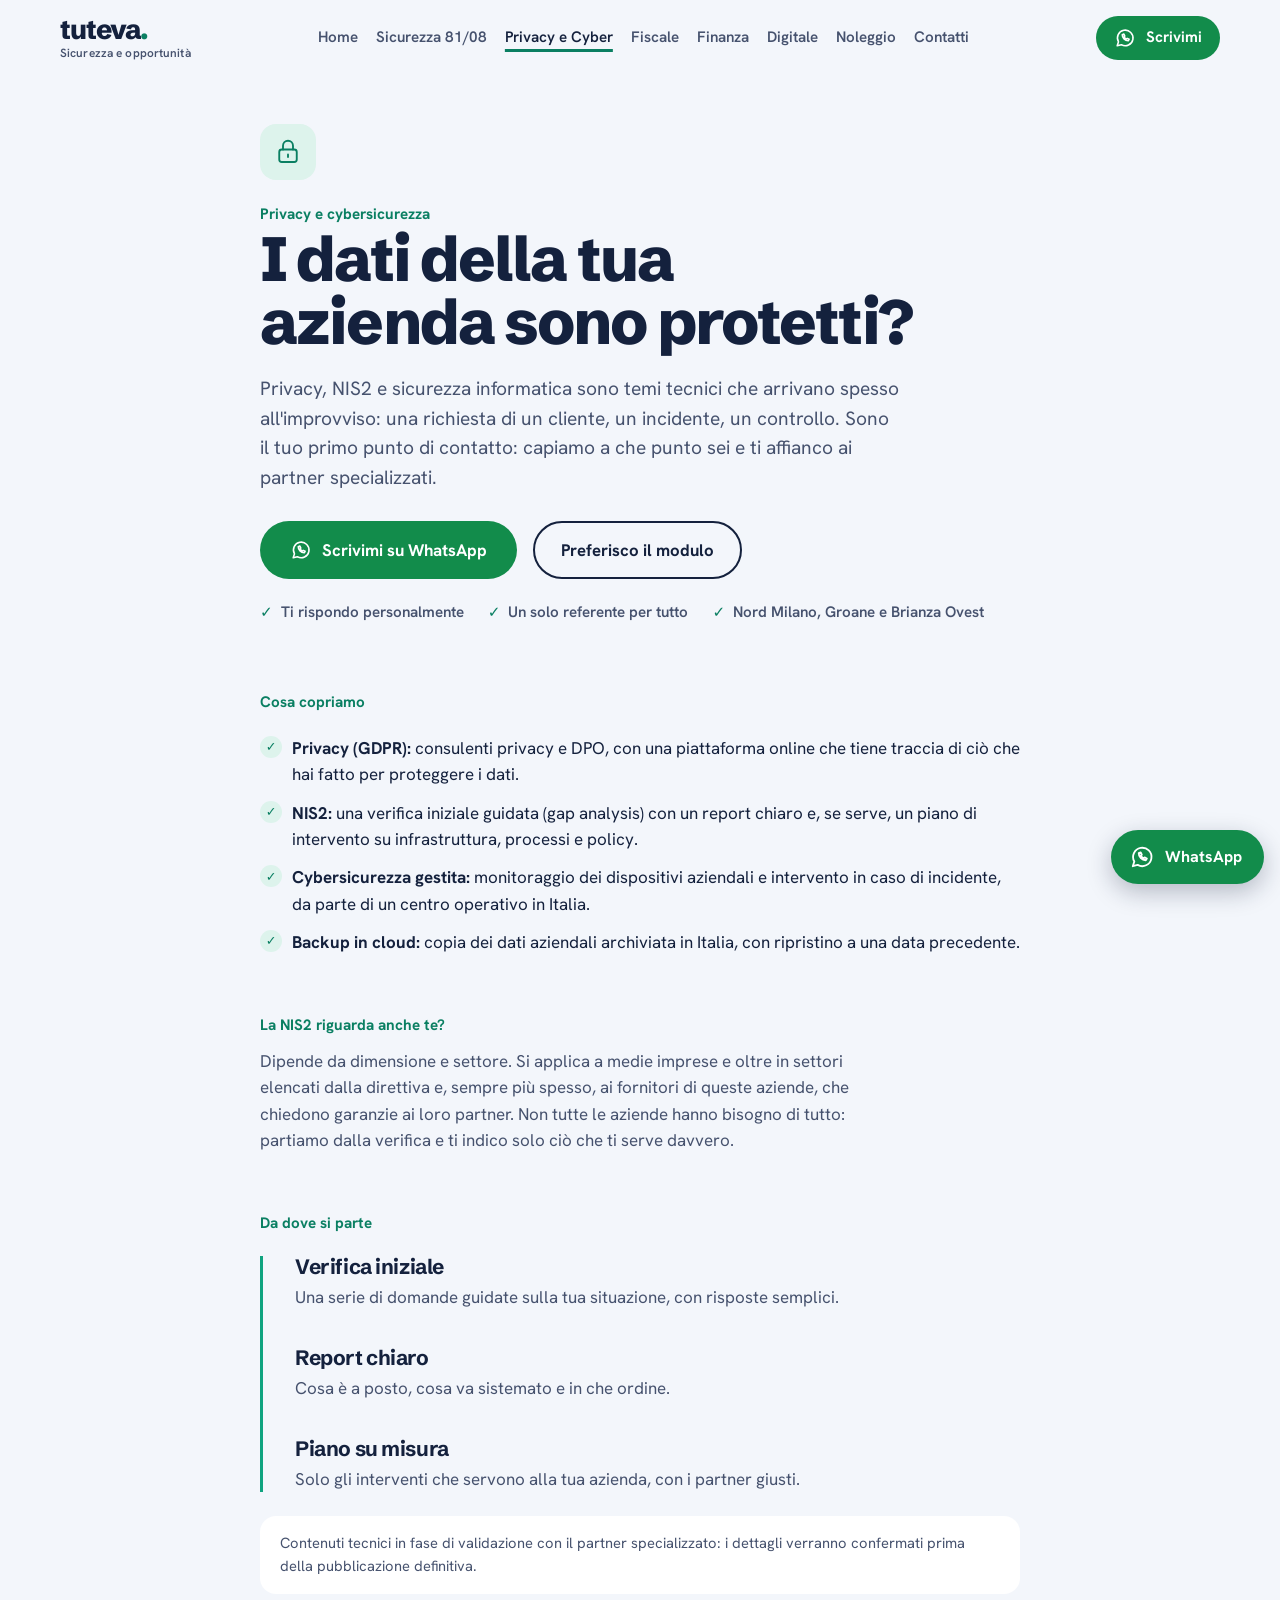
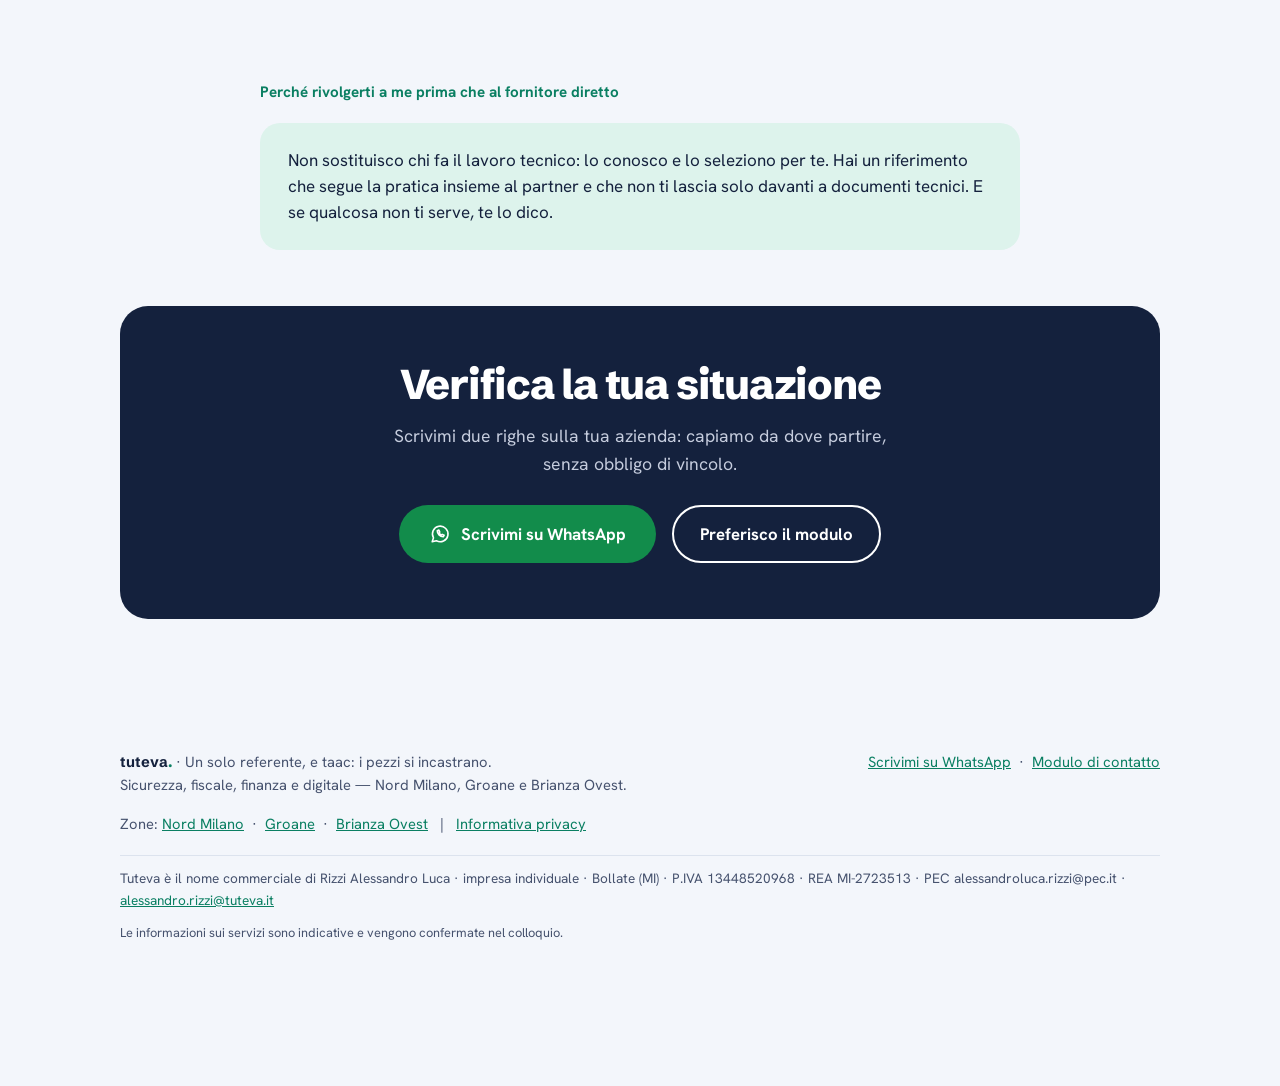
<file: cybersicurezza-privacy.html>
<!doctype html>
<html lang="it">
<head>
<meta charset="utf-8">
<meta name="viewport" content="width=device-width, initial-scale=1, viewport-fit=cover">
<title>Privacy e Cybersicurezza | Tuteva</title>
<meta name="description" content="Privacy GDPR, NIS2, cybersicurezza e backup per PMI: capiamo a che punto sei e ti affianco ai partner specializzati.">
<link rel="canonical" href="https://tuteva.it/cybersicurezza-privacy.html">
<meta property="og:title" content="Privacy e Cybersicurezza | Tuteva">
<meta property="og:description" content="Privacy GDPR, NIS2, cybersicurezza e backup per PMI: capiamo a che punto sei e ti affianco ai partner specializzati.">
<meta property="og:type" content="website">
<meta property="og:url" content="https://tuteva.it/cybersicurezza-privacy.html">
<meta property="og:locale" content="it_IT">
<meta name="theme-color" content="#14213D">
<link rel="icon" href="data:image/svg+xml,%3Csvg xmlns=%27http://www.w3.org/2000/svg%27 viewBox=%270 0 64 64%27%3E%3Crect width=%2764%27 height=%2764%27 rx=%2716%27 fill=%27%2314213D%27/%3E%3Ccircle cx=%2732%27 cy=%2732%27 r=%2710%27 fill=%27%230A7F62%27/%3E%3C/svg%3E">
<link rel="preload" href="fonts/schibsted-grotesk.woff" as="font" type="font/woff" crossorigin> <link rel="preload" href="fonts/hanken-grotesk.woff" as="font" type="font/woff" crossorigin> <link rel="stylesheet" href="fonts/fonts.css">


<style>
/* Direzione C: sfondo chiaro freddo, navy + verde, grotesque moderni, tessere-domanda */
:root {
  --bg: #F3F6FB;
  --fg: #14213D;
  --fg-muted: #46526E;
  --accent: #0A7F62;
  --accent-tint: #DDF3EC;
  --navy: #14213D;
  --card-bg: #FFFFFF;
  --border: #DCE3EE;
  --font-display: 'Schibsted Grotesk', system-ui, sans-serif;
  --font-body: 'Hanken Grotesk', system-ui, sans-serif;
}
* { box-sizing: border-box; }
body {
  background: var(--bg); color: var(--fg);
  font-family: var(--font-body); font-size: 17px;
  margin: 0; padding: 0 20px;
  line-height: 1.55;
}
.wrap { max-width: 760px; margin: 0 auto; }
.wrap-wide { max-width: 1040px; margin: 0 auto; }
.center { text-align: center; }
h1, h2, h3 { font-family: var(--font-display); font-weight: 700; text-wrap: balance; line-height: 1.08; margin: 0; letter-spacing: -0.02em; }
h1 { font-size: clamp(2.2rem, 5.4vw, 3.9rem); font-weight: 800; letter-spacing: -0.03em; line-height: 1.02; }
h2 { font-size: clamp(1.7rem, 3.8vw, 2.6rem); font-weight: 800; letter-spacing: -0.03em; }
h3 { font-size: 1.3rem; }
p { margin: 0; }
a { color: var(--accent); }
a:focus-visible, button:focus-visible, input:focus-visible, select:focus-visible, textarea:focus-visible {
  outline: 3px solid var(--accent); outline-offset: 3px;
}
.eyebrow { color: var(--accent); font-weight: 700; font-size: 0.95rem; }
header.site {
  position: sticky; top: env(safe-area-inset-top, 0px); z-index: 10;
  background: var(--bg); padding-block: 16px;
}
header.site .row { display: flex; align-items: center; justify-content: space-between; gap: 12px 24px; flex-wrap: wrap; }
.brand { display: inline-flex; flex-direction: column; text-decoration: none; color: var(--fg); line-height: 1; }
.brand .wm { font-family: var(--font-display); font-weight: 800; font-size: 1.7rem; letter-spacing: -0.04em; }
.brand .wm i { font-style: normal; color: var(--accent); }
.brand .tag { font-size: 0.74rem; font-weight: 600; color: var(--fg-muted); margin-top: 5px; letter-spacing: 0.01em; }
nav.main { display: flex; gap: 6px 22px; flex-wrap: wrap; align-items: center; }
nav.main a { color: var(--fg-muted); text-decoration: none; font-size: 0.95rem; font-weight: 600; }
nav.main a:hover { color: var(--fg); }
nav.main a.active { color: var(--fg); text-decoration: underline; text-decoration-color: var(--accent); text-decoration-thickness: 3px; text-underline-offset: 7px; }
section { padding-block: 56px; }
section.tight { padding-block: 28px; }
.hero { padding-block: 48px 36px; }
.hero p.lead { font-size: 1.2rem; color: var(--fg-muted); max-width: 640px; margin-top: 20px; }
.center .lead { margin-inline: auto; }
.btn {
  display: inline-flex; align-items: center;
  background: var(--accent); color: #FFFFFF; font-weight: 700; text-decoration: none;
  padding: 16px 30px; border-radius: 999px; font-size: 1.05rem; margin-top: 28px;
  border: none; cursor: pointer; font-family: var(--font-body);
}
.btn:hover { background: #086A52; }
.greet {
  display: inline-flex; align-items: center; gap: 14px; background: var(--card-bg);
  padding: 8px 22px 8px 8px; border-radius: 999px; font-weight: 600;
  box-shadow: 0 4px 16px rgba(20,33,61,0.08);
}
.greet img { display: block; width: 52px; height: 52px; border-radius: 50%; object-fit: cover; object-position: 50% 30%; }
.asks { display: flex; flex-wrap: wrap; gap: 16px; }
.ask {
  flex: 1 1 380px; min-width: 0; text-decoration: none; color: var(--fg);
  background: var(--card-bg); border: 2px solid transparent; border-radius: 20px; padding: 28px;
  display: flex; gap: 20px; align-items: flex-start; box-shadow: 0 2px 10px rgba(20,33,61,0.06);
}
.ask:hover { border-color: var(--accent); }
.ask .t { display: block; font-family: var(--font-display); font-weight: 700; font-size: 1.4rem; line-height: 1.15; letter-spacing: -0.01em; }
.ask .d { display: block; margin-top: 6px; color: var(--fg-muted); font-size: 1rem; }
.card-icon, .hero-icon {
  flex: none; display: flex; align-items: center; justify-content: center;
  width: 56px; height: 56px; border-radius: 16px; background: var(--accent-tint); color: var(--accent);
}
.card-icon svg, .hero-icon svg { width: 30px; height: 30px; display: block; }
.hero-icon { margin-bottom: 20px; }
.band-white { background: var(--card-bg); margin: 0 -20px; padding: 80px 20px; }
.timeline { border-left: 3px solid #0FA37F; padding-left: 32px; display: flex; flex-direction: column; gap: 36px; margin-top: 36px; }
.timeline h3 { margin-bottom: 6px; }
.timeline p { color: var(--fg-muted); }
.zone { color: var(--fg-muted); max-width: 720px; margin: 36px auto 0; font-size: 1rem; }
.cta-band { background: var(--navy); color: #FFFFFF; border-radius: 28px; padding: 56px 32px; text-align: center; }
.cta-band p { color: #C5CCDD; max-width: 520px; margin: 16px auto 0; font-size: 1.1rem; }
.cta-band .btn { background: var(--accent-tint); color: var(--navy); }
.cta-band .btn:hover { background: #FFFFFF; }
.quote {
  background: var(--accent-tint); border-radius: 20px; padding: 24px 28px; margin-top: 18px;
  color: var(--fg);
}
.list-check { list-style: none; padding: 0; margin: 20px 0 0; display: flex; flex-direction: column; gap: 12px; }
.list-check li { padding-left: 32px; position: relative; }
.list-check li::before {
  content: "✓"; position: absolute; left: 0; top: 1px; width: 22px; height: 22px; border-radius: 50%;
  background: var(--accent-tint); color: var(--accent); font-weight: 800; font-size: 0.8rem;
  display: flex; align-items: center; justify-content: center;
}
.note-box {
  background: var(--card-bg); border-radius: 16px;
  padding: 16px 20px; margin-top: 24px; font-size: 0.92rem; color: var(--fg-muted);
}
form.contact { display: flex; flex-direction: column; gap: 16px; margin-top: 28px; max-width: 520px; }
form.contact label { font-size: 0.95rem; font-weight: 600; color: var(--fg); display: block; margin-bottom: 6px; }
form.contact input, form.contact select, form.contact textarea {
  width: 100%; padding: 13px 14px; border-radius: 12px; border: 1.5px solid var(--border);
  background: var(--card-bg); color: var(--fg); font-family: var(--font-body); font-size: 1rem;
}
form.contact textarea { min-height: 110px; resize: vertical; }
.form-status { font-size: 1rem; margin-top: 4px; display: none; }
.form-status.ok { color: var(--accent); font-weight: 600; display: block; }
footer.site {
  padding-block: 36px 48px; margin-top: 40px;
  color: var(--fg-muted); font-size: 0.92rem;
}
footer.site .row { display: flex; justify-content: space-between; gap: 16px; flex-wrap: wrap; }
hr.rule { border: none; border-top: 1px solid var(--border); margin-block: 8px; }

:root { --wa: #128C4B; --wa-dark: #0D7340; }
body { padding-bottom: 96px; }
.btn-wa { background: var(--wa); color: #FFFFFF; gap: 10px; }
.btn-wa:hover { background: var(--wa-dark); }
.btn svg { width: 22px; height: 22px; flex: none; display: block; }
.btn-ghost { background: transparent; color: var(--fg); border: 2px solid var(--fg); padding: 14px 26px; }
.btn-ghost:hover { background: var(--fg); color: #FFFFFF; }
.btn-sm { padding: 10px 18px; font-size: 0.95rem; margin-top: 0; }
.cta-row { display: flex; flex-wrap: wrap; gap: 12px 16px; align-items: center; margin-top: 28px; }
.cta-row .btn { margin-top: 0; }
.center .cta-row, .cta-band .cta-row { justify-content: center; }
.trust { display: flex; flex-wrap: wrap; gap: 8px 24px; list-style: none; padding: 0; margin: 22px 0 0; color: var(--fg-muted); font-size: 0.95rem; font-weight: 600; }
.center .trust { justify-content: center; }
.trust li::before { content: "✓"; color: var(--accent); margin-right: 8px; font-weight: 800; }
.cta-band .btn-ghost { background: transparent; color: #FFFFFF; border-color: #FFFFFF; }
.cta-band .btn-ghost:hover { background: #FFFFFF; color: var(--navy); }
.cta-band .btn-wa { background: var(--wa); color: #FFFFFF; }
.cta-band .btn-wa:hover { background: var(--wa-dark); }
.cta-band .cta-row { margin-top: 28px; }
.wa-float {
  position: fixed; z-index: 20;
  right: max(16px, env(safe-area-inset-right, 0px));
  bottom: calc(16px + env(safe-area-inset-bottom, 0px));
  display: inline-flex; align-items: center; gap: 10px;
  background: var(--wa); color: #FFFFFF; text-decoration: none; font-weight: 700;
  padding: 14px 22px 14px 18px; border-radius: 999px; font-size: 1rem;
  box-shadow: 0 8px 24px rgba(20,33,61,0.28);
}
.wa-float:hover { background: var(--wa-dark); }
.wa-float svg { width: 26px; height: 26px; display: block; }
.status-wa { display: none; margin-top: 8px; }
.status-wa.on { display: block; }
.consent { font-size: 0.88rem; color: var(--fg-muted); }
header.site .wrap-wide { max-width: 1160px; }
nav.main { gap: 6px 18px; }
@media (max-width: 1240px) { .hdr-cta { display: none; } }
@media (max-width: 700px) {
  .hdr-cta { display: none; }
  header.site { padding-block: 12px; }
  nav.main { flex-wrap: nowrap; overflow-x: auto; width: 100%; gap: 6px 18px; padding-bottom: 6px; scrollbar-width: none; }
  nav.main a { white-space: nowrap; }
  .hero { padding-block: 24px 28px; }
  .hero .hero-icon { display: none; }
}
@media (prefers-reduced-motion: no-preference) { .btn, .wa-float { transition: background .15s; } }

.others { display: grid; grid-template-columns: repeat(auto-fit, minmax(220px, 1fr)); gap: 12px; margin-top: 16px; }
.other { display: flex; gap: 12px; align-items: center; background: var(--card-bg); border-radius: 16px; padding: 14px 16px; text-decoration: none; color: var(--fg); font-family: var(--font-display); font-weight: 700; min-width: 0; }
.other:hover { outline: 2px solid var(--accent); }
.other .card-icon { width: 40px; height: 40px; border-radius: 12px; }
.other .card-icon svg { width: 22px; height: 22px; }
.zones { display: grid; grid-template-columns: repeat(auto-fit, minmax(240px, 1fr)); gap: 14px; margin-top: 28px; text-align: left; }
.zonecard { background: var(--card-bg); border-radius: 18px; padding: 22px; text-decoration: none; color: var(--fg); min-width: 0; }
.zonecard:hover { outline: 2px solid var(--accent); }
.zonecard strong { display: block; font-family: var(--font-display); font-size: 1.2rem; }
.zonecard span { display: block; margin-top: 6px; color: var(--fg-muted); font-size: 0.95rem; }
.label-sec { color: var(--fg-muted); font-weight: 700; font-size: 0.95rem; margin-top: 28px; }

.band-tint { background: #E6ECF6; margin: 0 -20px; padding: 48px 20px 52px; border-block: 1px solid #D3DCEB; }
.band-tint .label-sec { margin-top: 0; }
.band-tint .sub { color: var(--fg-muted); font-size: 1rem; margin-top: 6px; max-width: 640px; }
.band-tint .other { border: 1.5px solid #C5D1E4; box-shadow: none; }
.band-tint .others { margin-top: 20px; }
.cost-sec { padding-block: 104px 80px; }
.cta-band .trust { color: #C5CCDD; justify-content: center; margin-top: 22px; }
.cta-band .trust li::before { color: #7FE0C0; }
</style>

</head>
<body>

<header class="site">
  <div class="wrap-wide row">
    <a class="brand" href="index.html" aria-label="Tuteva, sicurezza e opportunit&agrave; per la tua azienda"><span class="wm">tuteva<i>.</i></span><span class="tag">Sicurezza e opportunit&agrave;</span></a>
    <nav class="main">
      <a href="index.html">Home</a>
      <a href="sicurezza-81-08.html">Sicurezza 81/08</a>
      <a href="cybersicurezza-privacy.html" class="active">Privacy e Cyber</a>
      <a href="fiscale.html">Fiscale</a>
      <a href="finanza-agevolata.html">Finanza</a>
      <a href="digitale.html">Digitale</a>
      <a href="noleggio-operativo.html">Noleggio</a>
      <a href="contatti.html">Contatti</a>
    </nav>
    <a class="btn btn-wa btn-sm hdr-cta" href="https://wa.me/393493159759?text=Ciao%20Alessandro%2C%20vorrei%20parlarti%20di%20un%27esigenza%20della%20mia%20azienda." target="_blank" rel="noopener" data-cta="header-wa"><svg viewBox="0 0 24 24" fill="none" stroke="currentColor" stroke-width="1.7" stroke-linecap="round" stroke-linejoin="round" aria-hidden="true"><path d="M3.5 20.5l1.4-4.3A8.5 8.5 0 1 1 8 19.3l-4.5 1.2z"/><path d="M9 8.5c0 3.6 2.9 6.5 6.5 6.5l1-1.6-2.1-1-1 .8c-1-.4-2-1.4-2.4-2.4l.8-1-1-2.1L9 8.5z"/></svg>Scrivimi</a>
  </div>
</header>


<section class="hero wrap">
  <span class="hero-icon"><svg viewBox="0 0 24 24" fill="none" stroke="currentColor" stroke-width="1.5" stroke-linecap="round" stroke-linejoin="round"><rect x="5" y="10" width="14" height="10" rx="2"/><path d="M8 10V7a4 4 0 0 1 8 0v3"/><path d="M12 14v2"/></svg></span>
  <span class="eyebrow">Privacy e cybersicurezza</span>
  <h1>I dati della tua azienda sono protetti?</h1>
  <p class="lead">Privacy, NIS2 e sicurezza informatica sono temi tecnici che arrivano spesso all'improvviso: una richiesta di un cliente, un incidente, un controllo. Sono il tuo primo punto di contatto: capiamo a che punto sei e ti affianco ai partner specializzati.</p>
  <div class="cta-row"><a class="btn btn-wa " href="https://wa.me/393493159759?text=Ciao%20Alessandro%2C%20vorrei%20capire%20se%20la%20mia%20azienda%20%C3%A8%20protetta%20su%20privacy%20e%20cybersicurezza.%20%5BRif%3A%20cybersicurezza-privacy%5D" target="_blank" rel="noopener" data-cta="hero-wa"><svg viewBox="0 0 24 24" fill="none" stroke="currentColor" stroke-width="1.7" stroke-linecap="round" stroke-linejoin="round" aria-hidden="true"><path d="M3.5 20.5l1.4-4.3A8.5 8.5 0 1 1 8 19.3l-4.5 1.2z"/><path d="M9 8.5c0 3.6 2.9 6.5 6.5 6.5l1-1.6-2.1-1-1 .8c-1-.4-2-1.4-2.4-2.4l.8-1-1-2.1L9 8.5z"/></svg>Scrivimi su WhatsApp</a><a class="btn btn-ghost" href="contatti.html" data-cta="hero-form">Preferisco il modulo</a></div><ul class="trust"><li>Ti rispondo personalmente</li><li>Un solo referente per tutto</li><li>Nord Milano, Groane e Brianza Ovest</li></ul>
</section>

<section class="wrap tight">
  <span class="eyebrow">Cosa copriamo</span>
  <ul class="list-check">
    <li><strong>Privacy (GDPR):</strong> consulenti privacy e DPO, con una piattaforma online che tiene traccia di ci&ograve; che hai fatto per proteggere i dati.</li>
    <li><strong>NIS2:</strong> una verifica iniziale guidata (gap analysis) con un report chiaro e, se serve, un piano di intervento su infrastruttura, processi e policy.</li>
    <li><strong>Cybersicurezza gestita:</strong> monitoraggio dei dispositivi aziendali e intervento in caso di incidente, da parte di un centro operativo in Italia.</li>
    <li><strong>Backup in cloud:</strong> copia dei dati aziendali archiviata in Italia, con ripristino a una data precedente.</li>
  </ul>
</section>

<section class="wrap tight">
  <span class="eyebrow">La NIS2 riguarda anche te?</span>
  <p style="color:var(--fg-muted); margin-top:10px; max-width:620px;">Dipende da dimensione e settore. Si applica a medie imprese e oltre in settori elencati dalla direttiva e, sempre pi&ugrave; spesso, ai fornitori di queste aziende, che chiedono garanzie ai loro partner. Non tutte le aziende hanno bisogno di tutto: partiamo dalla verifica e ti indico solo ci&ograve; che ti serve davvero.</p>
</section>

<section class="wrap tight">
  <span class="eyebrow">Da dove si parte</span>
  <div class="timeline" style="margin-top:20px;">
    <div><h3>Verifica iniziale</h3><p>Una serie di domande guidate sulla tua situazione, con risposte semplici.</p></div>
    <div><h3>Report chiaro</h3><p>Cosa &egrave; a posto, cosa va sistemato e in che ordine.</p></div>
    <div><h3>Piano su misura</h3><p>Solo gli interventi che servono alla tua azienda, con i partner giusti.</p></div>
  </div>
  <div class="note-box">Contenuti tecnici in fase di validazione con il partner specializzato: i dettagli verranno confermati prima della pubblicazione definitiva.</div>
</section>

<section class="wrap">
  <span class="eyebrow">Perch&eacute; rivolgerti a me prima che al fornitore diretto</span>
  <p class="quote">Non sostituisco chi fa il lavoro tecnico: lo conosco e lo seleziono per te. Hai un riferimento che segue la pratica insieme al partner e che non ti lascia solo davanti a documenti tecnici. E se qualcosa non ti serve, te lo dico.</p>
</section>

<section class="wrap-wide" style="padding-top:0;">
  <div class="cta-band">
    <h2>Verifica la tua situazione</h2>
    <p>Scrivimi due righe sulla tua azienda: capiamo da dove partire, senza obbligo di vincolo.</p>
    <div class="cta-row"><a class="btn btn-wa " href="https://wa.me/393493159759?text=Ciao%20Alessandro%2C%20vorrei%20capire%20se%20la%20mia%20azienda%20%C3%A8%20protetta%20su%20privacy%20e%20cybersicurezza.%20%5BRif%3A%20cybersicurezza-privacy%5D" target="_blank" rel="noopener" data-cta="band-wa"><svg viewBox="0 0 24 24" fill="none" stroke="currentColor" stroke-width="1.7" stroke-linecap="round" stroke-linejoin="round" aria-hidden="true"><path d="M3.5 20.5l1.4-4.3A8.5 8.5 0 1 1 8 19.3l-4.5 1.2z"/><path d="M9 8.5c0 3.6 2.9 6.5 6.5 6.5l1-1.6-2.1-1-1 .8c-1-.4-2-1.4-2.4-2.4l.8-1-1-2.1L9 8.5z"/></svg>Scrivimi su WhatsApp</a><a class="btn btn-ghost" href="contatti.html" data-cta="band-form">Preferisco il modulo</a></div>
    
  </div>
</section>


<footer class="site">
  <div class="wrap-wide">
    <div class="row">
      <div>
        <strong style="font-family: var(--font-display); color: var(--fg);">tuteva<span style="color: var(--accent);">.</span></strong> &middot; Un solo referente, e taac: i pezzi si incastrano.<br>
        Sicurezza, fiscale, finanza e digitale &mdash; Nord Milano, Groane e Brianza Ovest.
      </div>
      <div>
        <a href="https://wa.me/393493159759?text=Ciao%20Alessandro%2C%20vorrei%20parlarti%20di%20un%27esigenza%20della%20mia%20azienda." target="_blank" rel="noopener" data-cta="footer-wa">Scrivimi su WhatsApp</a> &nbsp;&middot;&nbsp; <a href="contatti.html">Modulo di contatto</a>
      </div>
    </div>
    <p style="margin-top:16px;">Zone: <a href="zona-nord-milano.html">Nord Milano</a> &nbsp;&middot;&nbsp; <a href="zona-groane.html">Groane</a> &nbsp;&middot;&nbsp; <a href="zona-brianza-ovest.html">Brianza Ovest</a> &nbsp;&nbsp;|&nbsp;&nbsp; <a href="privacy.html">Informativa privacy</a></p>
    <hr class="rule" style="margin-top:20px;">
    <p style="margin-top:12px; font-size:0.85rem;">Tuteva &egrave; il nome commerciale di Rizzi Alessandro Luca &middot; impresa individuale &middot; Bollate (MI) &middot; P.IVA 13448520968 &middot; REA MI-2723513 &middot; PEC alessandroluca.rizzi@pec.it &middot; <a href="mailto:alessandro.rizzi@tuteva.it">alessandro.rizzi@tuteva.it</a></p>
    <p style="margin-top:12px; font-size:0.8rem;">Le informazioni sui servizi sono indicative e vengono confermate nel colloquio.</p>
  </div>
</footer>

<a class="wa-float" href="https://wa.me/393493159759?text=Ciao%20Alessandro%2C%20vorrei%20capire%20se%20la%20mia%20azienda%20%C3%A8%20protetta%20su%20privacy%20e%20cybersicurezza.%20%5BRif%3A%20cybersicurezza-privacy%5D" target="_blank" rel="noopener" data-cta="float-wa" aria-label="Scrivimi su WhatsApp"><svg viewBox="0 0 24 24" fill="none" stroke="currentColor" stroke-width="1.7" stroke-linecap="round" stroke-linejoin="round" aria-hidden="true"><path d="M3.5 20.5l1.4-4.3A8.5 8.5 0 1 1 8 19.3l-4.5 1.2z"/><path d="M9 8.5c0 3.6 2.9 6.5 6.5 6.5l1-1.6-2.1-1-1 .8c-1-.4-2-1.4-2.4-2.4l.8-1-1-2.1L9 8.5z"/></svg><span>WhatsApp</span></a>
</body>
</html>
</file>
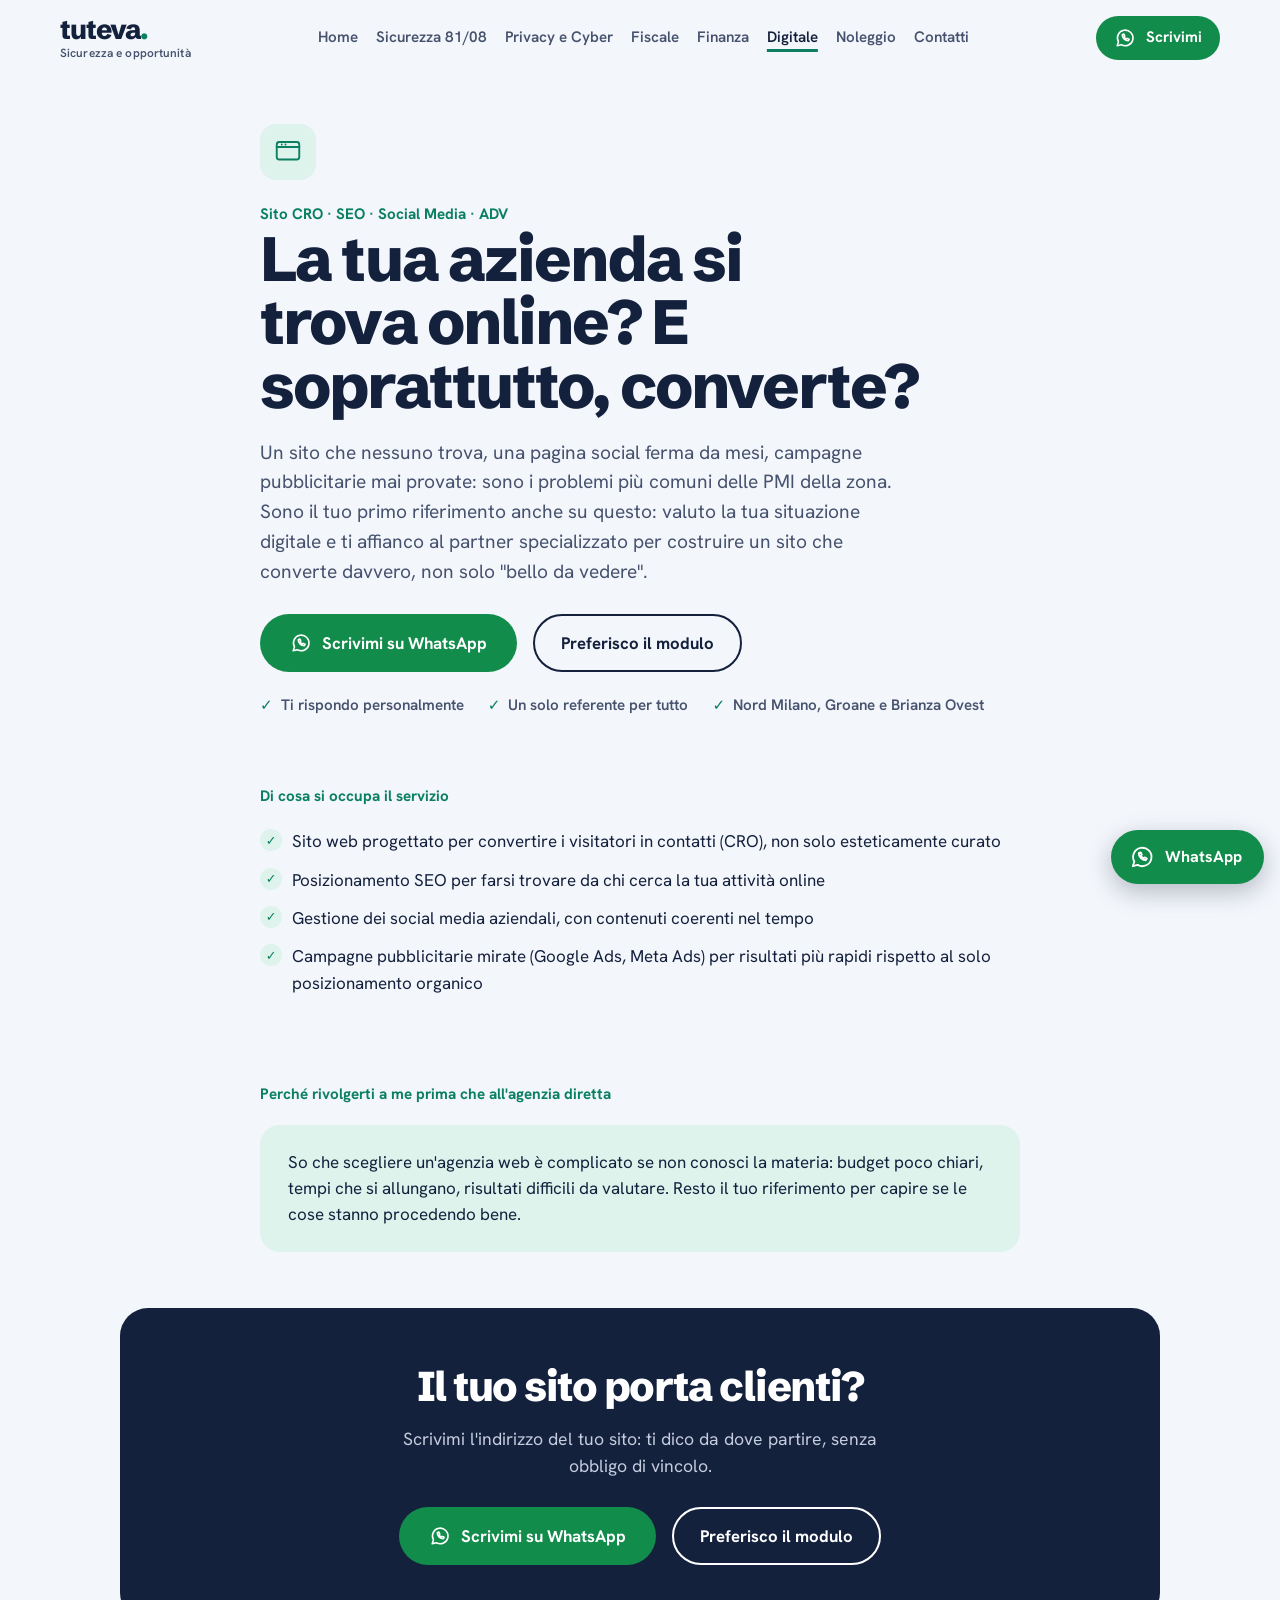
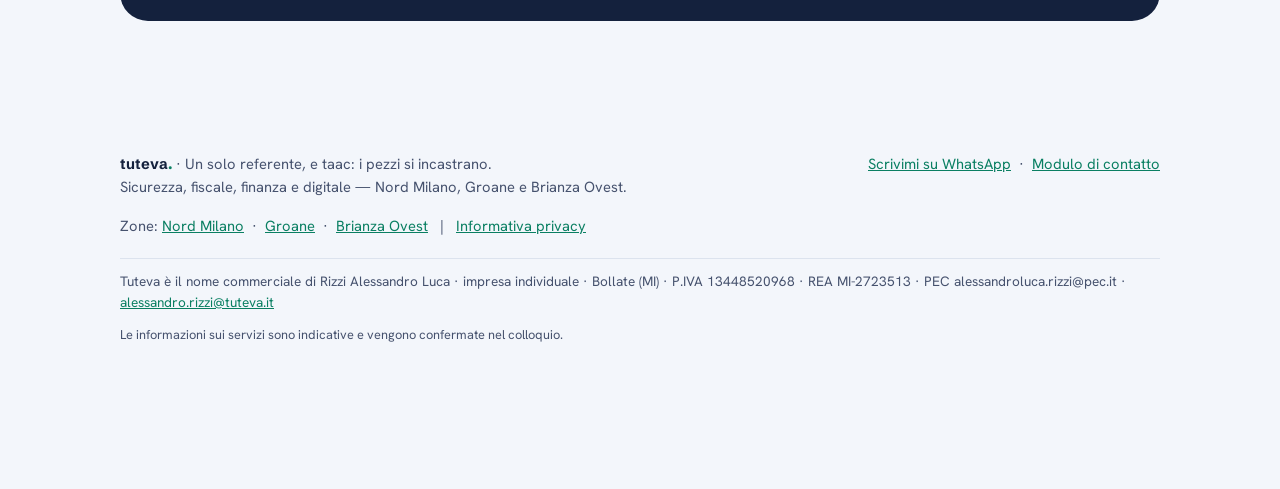
<file: digitale.html>
<!doctype html>
<html lang="it">
<head>
<meta charset="utf-8">
<meta name="viewport" content="width=device-width, initial-scale=1, viewport-fit=cover">
<title>Servizi Digitali | Tuteva</title>
<meta name="description" content="Sito, SEO, social e pubblicità per la tua azienda: un solo referente e partner specializzati.">
<link rel="canonical" href="https://tuteva.it/digitale.html">
<meta property="og:title" content="Servizi Digitali | Tuteva">
<meta property="og:description" content="Sito, SEO, social e pubblicità per la tua azienda: un solo referente e partner specializzati.">
<meta property="og:type" content="website">
<meta property="og:url" content="https://tuteva.it/digitale.html">
<meta property="og:locale" content="it_IT">
<meta name="theme-color" content="#14213D">
<link rel="icon" href="data:image/svg+xml,%3Csvg xmlns=%27http://www.w3.org/2000/svg%27 viewBox=%270 0 64 64%27%3E%3Crect width=%2764%27 height=%2764%27 rx=%2716%27 fill=%27%2314213D%27/%3E%3Ccircle cx=%2732%27 cy=%2732%27 r=%2710%27 fill=%27%230A7F62%27/%3E%3C/svg%3E">
<link rel="preload" href="fonts/schibsted-grotesk.woff" as="font" type="font/woff" crossorigin> <link rel="preload" href="fonts/hanken-grotesk.woff" as="font" type="font/woff" crossorigin> <link rel="stylesheet" href="fonts/fonts.css">


<style>
/* Direzione C: sfondo chiaro freddo, navy + verde, grotesque moderni, tessere-domanda */
:root {
  --bg: #F3F6FB;
  --fg: #14213D;
  --fg-muted: #46526E;
  --accent: #0A7F62;
  --accent-tint: #DDF3EC;
  --navy: #14213D;
  --card-bg: #FFFFFF;
  --border: #DCE3EE;
  --font-display: 'Schibsted Grotesk', system-ui, sans-serif;
  --font-body: 'Hanken Grotesk', system-ui, sans-serif;
}
* { box-sizing: border-box; }
body {
  background: var(--bg); color: var(--fg);
  font-family: var(--font-body); font-size: 17px;
  margin: 0; padding: 0 20px;
  line-height: 1.55;
}
.wrap { max-width: 760px; margin: 0 auto; }
.wrap-wide { max-width: 1040px; margin: 0 auto; }
.center { text-align: center; }
h1, h2, h3 { font-family: var(--font-display); font-weight: 700; text-wrap: balance; line-height: 1.08; margin: 0; letter-spacing: -0.02em; }
h1 { font-size: clamp(2.2rem, 5.4vw, 3.9rem); font-weight: 800; letter-spacing: -0.03em; line-height: 1.02; }
h2 { font-size: clamp(1.7rem, 3.8vw, 2.6rem); font-weight: 800; letter-spacing: -0.03em; }
h3 { font-size: 1.3rem; }
p { margin: 0; }
a { color: var(--accent); }
a:focus-visible, button:focus-visible, input:focus-visible, select:focus-visible, textarea:focus-visible {
  outline: 3px solid var(--accent); outline-offset: 3px;
}
.eyebrow { color: var(--accent); font-weight: 700; font-size: 0.95rem; }
header.site {
  position: sticky; top: env(safe-area-inset-top, 0px); z-index: 10;
  background: var(--bg); padding-block: 16px;
}
header.site .row { display: flex; align-items: center; justify-content: space-between; gap: 12px 24px; flex-wrap: wrap; }
.brand { display: inline-flex; flex-direction: column; text-decoration: none; color: var(--fg); line-height: 1; }
.brand .wm { font-family: var(--font-display); font-weight: 800; font-size: 1.7rem; letter-spacing: -0.04em; }
.brand .wm i { font-style: normal; color: var(--accent); }
.brand .tag { font-size: 0.74rem; font-weight: 600; color: var(--fg-muted); margin-top: 5px; letter-spacing: 0.01em; }
nav.main { display: flex; gap: 6px 22px; flex-wrap: wrap; align-items: center; }
nav.main a { color: var(--fg-muted); text-decoration: none; font-size: 0.95rem; font-weight: 600; }
nav.main a:hover { color: var(--fg); }
nav.main a.active { color: var(--fg); text-decoration: underline; text-decoration-color: var(--accent); text-decoration-thickness: 3px; text-underline-offset: 7px; }
section { padding-block: 56px; }
section.tight { padding-block: 28px; }
.hero { padding-block: 48px 36px; }
.hero p.lead { font-size: 1.2rem; color: var(--fg-muted); max-width: 640px; margin-top: 20px; }
.center .lead { margin-inline: auto; }
.btn {
  display: inline-flex; align-items: center;
  background: var(--accent); color: #FFFFFF; font-weight: 700; text-decoration: none;
  padding: 16px 30px; border-radius: 999px; font-size: 1.05rem; margin-top: 28px;
  border: none; cursor: pointer; font-family: var(--font-body);
}
.btn:hover { background: #086A52; }
.greet {
  display: inline-flex; align-items: center; gap: 14px; background: var(--card-bg);
  padding: 8px 22px 8px 8px; border-radius: 999px; font-weight: 600;
  box-shadow: 0 4px 16px rgba(20,33,61,0.08);
}
.greet img { display: block; width: 52px; height: 52px; border-radius: 50%; object-fit: cover; object-position: 50% 30%; }
.asks { display: flex; flex-wrap: wrap; gap: 16px; }
.ask {
  flex: 1 1 380px; min-width: 0; text-decoration: none; color: var(--fg);
  background: var(--card-bg); border: 2px solid transparent; border-radius: 20px; padding: 28px;
  display: flex; gap: 20px; align-items: flex-start; box-shadow: 0 2px 10px rgba(20,33,61,0.06);
}
.ask:hover { border-color: var(--accent); }
.ask .t { display: block; font-family: var(--font-display); font-weight: 700; font-size: 1.4rem; line-height: 1.15; letter-spacing: -0.01em; }
.ask .d { display: block; margin-top: 6px; color: var(--fg-muted); font-size: 1rem; }
.card-icon, .hero-icon {
  flex: none; display: flex; align-items: center; justify-content: center;
  width: 56px; height: 56px; border-radius: 16px; background: var(--accent-tint); color: var(--accent);
}
.card-icon svg, .hero-icon svg { width: 30px; height: 30px; display: block; }
.hero-icon { margin-bottom: 20px; }
.band-white { background: var(--card-bg); margin: 0 -20px; padding: 80px 20px; }
.timeline { border-left: 3px solid #0FA37F; padding-left: 32px; display: flex; flex-direction: column; gap: 36px; margin-top: 36px; }
.timeline h3 { margin-bottom: 6px; }
.timeline p { color: var(--fg-muted); }
.zone { color: var(--fg-muted); max-width: 720px; margin: 36px auto 0; font-size: 1rem; }
.cta-band { background: var(--navy); color: #FFFFFF; border-radius: 28px; padding: 56px 32px; text-align: center; }
.cta-band p { color: #C5CCDD; max-width: 520px; margin: 16px auto 0; font-size: 1.1rem; }
.cta-band .btn { background: var(--accent-tint); color: var(--navy); }
.cta-band .btn:hover { background: #FFFFFF; }
.quote {
  background: var(--accent-tint); border-radius: 20px; padding: 24px 28px; margin-top: 18px;
  color: var(--fg);
}
.list-check { list-style: none; padding: 0; margin: 20px 0 0; display: flex; flex-direction: column; gap: 12px; }
.list-check li { padding-left: 32px; position: relative; }
.list-check li::before {
  content: "✓"; position: absolute; left: 0; top: 1px; width: 22px; height: 22px; border-radius: 50%;
  background: var(--accent-tint); color: var(--accent); font-weight: 800; font-size: 0.8rem;
  display: flex; align-items: center; justify-content: center;
}
.note-box {
  background: var(--card-bg); border-radius: 16px;
  padding: 16px 20px; margin-top: 24px; font-size: 0.92rem; color: var(--fg-muted);
}
form.contact { display: flex; flex-direction: column; gap: 16px; margin-top: 28px; max-width: 520px; }
form.contact label { font-size: 0.95rem; font-weight: 600; color: var(--fg); display: block; margin-bottom: 6px; }
form.contact input, form.contact select, form.contact textarea {
  width: 100%; padding: 13px 14px; border-radius: 12px; border: 1.5px solid var(--border);
  background: var(--card-bg); color: var(--fg); font-family: var(--font-body); font-size: 1rem;
}
form.contact textarea { min-height: 110px; resize: vertical; }
.form-status { font-size: 1rem; margin-top: 4px; display: none; }
.form-status.ok { color: var(--accent); font-weight: 600; display: block; }
footer.site {
  padding-block: 36px 48px; margin-top: 40px;
  color: var(--fg-muted); font-size: 0.92rem;
}
footer.site .row { display: flex; justify-content: space-between; gap: 16px; flex-wrap: wrap; }
hr.rule { border: none; border-top: 1px solid var(--border); margin-block: 8px; }

:root { --wa: #128C4B; --wa-dark: #0D7340; }
body { padding-bottom: 96px; }
.btn-wa { background: var(--wa); color: #FFFFFF; gap: 10px; }
.btn-wa:hover { background: var(--wa-dark); }
.btn svg { width: 22px; height: 22px; flex: none; display: block; }
.btn-ghost { background: transparent; color: var(--fg); border: 2px solid var(--fg); padding: 14px 26px; }
.btn-ghost:hover { background: var(--fg); color: #FFFFFF; }
.btn-sm { padding: 10px 18px; font-size: 0.95rem; margin-top: 0; }
.cta-row { display: flex; flex-wrap: wrap; gap: 12px 16px; align-items: center; margin-top: 28px; }
.cta-row .btn { margin-top: 0; }
.center .cta-row, .cta-band .cta-row { justify-content: center; }
.trust { display: flex; flex-wrap: wrap; gap: 8px 24px; list-style: none; padding: 0; margin: 22px 0 0; color: var(--fg-muted); font-size: 0.95rem; font-weight: 600; }
.center .trust { justify-content: center; }
.trust li::before { content: "✓"; color: var(--accent); margin-right: 8px; font-weight: 800; }
.cta-band .btn-ghost { background: transparent; color: #FFFFFF; border-color: #FFFFFF; }
.cta-band .btn-ghost:hover { background: #FFFFFF; color: var(--navy); }
.cta-band .btn-wa { background: var(--wa); color: #FFFFFF; }
.cta-band .btn-wa:hover { background: var(--wa-dark); }
.cta-band .cta-row { margin-top: 28px; }
.wa-float {
  position: fixed; z-index: 20;
  right: max(16px, env(safe-area-inset-right, 0px));
  bottom: calc(16px + env(safe-area-inset-bottom, 0px));
  display: inline-flex; align-items: center; gap: 10px;
  background: var(--wa); color: #FFFFFF; text-decoration: none; font-weight: 700;
  padding: 14px 22px 14px 18px; border-radius: 999px; font-size: 1rem;
  box-shadow: 0 8px 24px rgba(20,33,61,0.28);
}
.wa-float:hover { background: var(--wa-dark); }
.wa-float svg { width: 26px; height: 26px; display: block; }
.status-wa { display: none; margin-top: 8px; }
.status-wa.on { display: block; }
.consent { font-size: 0.88rem; color: var(--fg-muted); }
header.site .wrap-wide { max-width: 1160px; }
nav.main { gap: 6px 18px; }
@media (max-width: 1240px) { .hdr-cta { display: none; } }
@media (max-width: 700px) {
  .hdr-cta { display: none; }
  header.site { padding-block: 12px; }
  nav.main { flex-wrap: nowrap; overflow-x: auto; width: 100%; gap: 6px 18px; padding-bottom: 6px; scrollbar-width: none; }
  nav.main a { white-space: nowrap; }
  .hero { padding-block: 24px 28px; }
  .hero .hero-icon { display: none; }
}
@media (prefers-reduced-motion: no-preference) { .btn, .wa-float { transition: background .15s; } }

.others { display: grid; grid-template-columns: repeat(auto-fit, minmax(220px, 1fr)); gap: 12px; margin-top: 16px; }
.other { display: flex; gap: 12px; align-items: center; background: var(--card-bg); border-radius: 16px; padding: 14px 16px; text-decoration: none; color: var(--fg); font-family: var(--font-display); font-weight: 700; min-width: 0; }
.other:hover { outline: 2px solid var(--accent); }
.other .card-icon { width: 40px; height: 40px; border-radius: 12px; }
.other .card-icon svg { width: 22px; height: 22px; }
.zones { display: grid; grid-template-columns: repeat(auto-fit, minmax(240px, 1fr)); gap: 14px; margin-top: 28px; text-align: left; }
.zonecard { background: var(--card-bg); border-radius: 18px; padding: 22px; text-decoration: none; color: var(--fg); min-width: 0; }
.zonecard:hover { outline: 2px solid var(--accent); }
.zonecard strong { display: block; font-family: var(--font-display); font-size: 1.2rem; }
.zonecard span { display: block; margin-top: 6px; color: var(--fg-muted); font-size: 0.95rem; }
.label-sec { color: var(--fg-muted); font-weight: 700; font-size: 0.95rem; margin-top: 28px; }

.band-tint { background: #E6ECF6; margin: 0 -20px; padding: 48px 20px 52px; border-block: 1px solid #D3DCEB; }
.band-tint .label-sec { margin-top: 0; }
.band-tint .sub { color: var(--fg-muted); font-size: 1rem; margin-top: 6px; max-width: 640px; }
.band-tint .other { border: 1.5px solid #C5D1E4; box-shadow: none; }
.band-tint .others { margin-top: 20px; }
.cost-sec { padding-block: 104px 80px; }
.cta-band .trust { color: #C5CCDD; justify-content: center; margin-top: 22px; }
.cta-band .trust li::before { color: #7FE0C0; }
</style>

</head>
<body>

<header class="site">
  <div class="wrap-wide row">
    <a class="brand" href="index.html" aria-label="Tuteva, sicurezza e opportunit&agrave; per la tua azienda"><span class="wm">tuteva<i>.</i></span><span class="tag">Sicurezza e opportunit&agrave;</span></a>
    <nav class="main">
      <a href="index.html">Home</a>
      <a href="sicurezza-81-08.html">Sicurezza 81/08</a>
      <a href="cybersicurezza-privacy.html">Privacy e Cyber</a>
      <a href="fiscale.html">Fiscale</a>
      <a href="finanza-agevolata.html">Finanza</a>
      <a href="digitale.html" class="active">Digitale</a>
      <a href="noleggio-operativo.html">Noleggio</a>
      <a href="contatti.html">Contatti</a>
    </nav>
    <a class="btn btn-wa btn-sm hdr-cta" href="https://wa.me/393493159759?text=Ciao%20Alessandro%2C%20vorrei%20parlarti%20di%20un%27esigenza%20della%20mia%20azienda." target="_blank" rel="noopener" data-cta="header-wa"><svg viewBox="0 0 24 24" fill="none" stroke="currentColor" stroke-width="1.7" stroke-linecap="round" stroke-linejoin="round" aria-hidden="true"><path d="M3.5 20.5l1.4-4.3A8.5 8.5 0 1 1 8 19.3l-4.5 1.2z"/><path d="M9 8.5c0 3.6 2.9 6.5 6.5 6.5l1-1.6-2.1-1-1 .8c-1-.4-2-1.4-2.4-2.4l.8-1-1-2.1L9 8.5z"/></svg>Scrivimi</a>
  </div>
</header>


<section class="hero wrap">
  <span class="hero-icon"><svg viewBox="0 0 24 24" fill="none" stroke="currentColor" stroke-width="1.5" stroke-linecap="round" stroke-linejoin="round"><rect x="3" y="4" width="18" height="14" rx="2"/><path d="M3 8h18"/><path d="M7 6h.01M10 6h.01"/></svg></span>
  <span class="eyebrow">Sito CRO &middot; SEO &middot; Social Media &middot; ADV</span>
  <h1>La tua azienda si trova online? E soprattutto, converte?</h1>
  <p class="lead">Un sito che nessuno trova, una pagina social ferma da mesi, campagne pubblicitarie mai provate: sono i problemi pi&ugrave; comuni delle PMI della zona. Sono il tuo primo riferimento anche su questo: valuto la tua situazione digitale e ti affianco al partner specializzato per costruire un sito che converte davvero, non solo "bello da vedere".</p>
  <div class="cta-row"><a class="btn btn-wa " href="https://wa.me/393493159759?text=Ciao%20Alessandro%2C%20vorrei%20capire%20se%20il%20sito%20della%20mia%20azienda%20pu%C3%B2%20portare%20pi%C3%B9%20clienti.%20%5BRif%3A%20digitale%5D" target="_blank" rel="noopener" data-cta="hero-wa"><svg viewBox="0 0 24 24" fill="none" stroke="currentColor" stroke-width="1.7" stroke-linecap="round" stroke-linejoin="round" aria-hidden="true"><path d="M3.5 20.5l1.4-4.3A8.5 8.5 0 1 1 8 19.3l-4.5 1.2z"/><path d="M9 8.5c0 3.6 2.9 6.5 6.5 6.5l1-1.6-2.1-1-1 .8c-1-.4-2-1.4-2.4-2.4l.8-1-1-2.1L9 8.5z"/></svg>Scrivimi su WhatsApp</a><a class="btn btn-ghost" href="contatti.html" data-cta="hero-form">Preferisco il modulo</a></div><ul class="trust"><li>Ti rispondo personalmente</li><li>Un solo referente per tutto</li><li>Nord Milano, Groane e Brianza Ovest</li></ul>
</section>

<section class="wrap tight">
  <span class="eyebrow">Di cosa si occupa il servizio</span>
  <ul class="list-check">
    <li>Sito web progettato per convertire i visitatori in contatti (CRO), non solo esteticamente curato</li>
    <li>Posizionamento SEO per farsi trovare da chi cerca la tua attivit&agrave; online</li>
    <li>Gestione dei social media aziendali, con contenuti coerenti nel tempo</li>
    <li>Campagne pubblicitarie mirate (Google Ads, Meta Ads) per risultati pi&ugrave; rapidi rispetto al solo posizionamento organico</li>
  </ul>
</section>

<section class="wrap">
  <span class="eyebrow">Perch&eacute; rivolgerti a me prima che all'agenzia diretta</span>
  <p class="quote">So che scegliere un'agenzia web &egrave; complicato se non conosci la materia: budget poco chiari, tempi che si allungano, risultati difficili da valutare. Resto il tuo riferimento per capire se le cose stanno procedendo bene.</p>
</section>

<section class="wrap-wide" style="padding-top:0;">
  <div class="cta-band">
    <h2>Il tuo sito porta clienti?</h2>
    <p>Scrivimi l'indirizzo del tuo sito: ti dico da dove partire, senza obbligo di vincolo.</p>
    <div class="cta-row"><a class="btn btn-wa " href="https://wa.me/393493159759?text=Ciao%20Alessandro%2C%20vorrei%20capire%20se%20il%20sito%20della%20mia%20azienda%20pu%C3%B2%20portare%20pi%C3%B9%20clienti.%20%5BRif%3A%20digitale%5D" target="_blank" rel="noopener" data-cta="band-wa"><svg viewBox="0 0 24 24" fill="none" stroke="currentColor" stroke-width="1.7" stroke-linecap="round" stroke-linejoin="round" aria-hidden="true"><path d="M3.5 20.5l1.4-4.3A8.5 8.5 0 1 1 8 19.3l-4.5 1.2z"/><path d="M9 8.5c0 3.6 2.9 6.5 6.5 6.5l1-1.6-2.1-1-1 .8c-1-.4-2-1.4-2.4-2.4l.8-1-1-2.1L9 8.5z"/></svg>Scrivimi su WhatsApp</a><a class="btn btn-ghost" href="contatti.html" data-cta="band-form">Preferisco il modulo</a></div>
    
  </div>
</section>


<footer class="site">
  <div class="wrap-wide">
    <div class="row">
      <div>
        <strong style="font-family: var(--font-display); color: var(--fg);">tuteva<span style="color: var(--accent);">.</span></strong> &middot; Un solo referente, e taac: i pezzi si incastrano.<br>
        Sicurezza, fiscale, finanza e digitale &mdash; Nord Milano, Groane e Brianza Ovest.
      </div>
      <div>
        <a href="https://wa.me/393493159759?text=Ciao%20Alessandro%2C%20vorrei%20parlarti%20di%20un%27esigenza%20della%20mia%20azienda." target="_blank" rel="noopener" data-cta="footer-wa">Scrivimi su WhatsApp</a> &nbsp;&middot;&nbsp; <a href="contatti.html">Modulo di contatto</a>
      </div>
    </div>
    <p style="margin-top:16px;">Zone: <a href="zona-nord-milano.html">Nord Milano</a> &nbsp;&middot;&nbsp; <a href="zona-groane.html">Groane</a> &nbsp;&middot;&nbsp; <a href="zona-brianza-ovest.html">Brianza Ovest</a> &nbsp;&nbsp;|&nbsp;&nbsp; <a href="privacy.html">Informativa privacy</a></p>
    <hr class="rule" style="margin-top:20px;">
    <p style="margin-top:12px; font-size:0.85rem;">Tuteva &egrave; il nome commerciale di Rizzi Alessandro Luca &middot; impresa individuale &middot; Bollate (MI) &middot; P.IVA 13448520968 &middot; REA MI-2723513 &middot; PEC alessandroluca.rizzi@pec.it &middot; <a href="mailto:alessandro.rizzi@tuteva.it">alessandro.rizzi@tuteva.it</a></p>
    <p style="margin-top:12px; font-size:0.8rem;">Le informazioni sui servizi sono indicative e vengono confermate nel colloquio.</p>
  </div>
</footer>

<a class="wa-float" href="https://wa.me/393493159759?text=Ciao%20Alessandro%2C%20vorrei%20capire%20se%20il%20sito%20della%20mia%20azienda%20pu%C3%B2%20portare%20pi%C3%B9%20clienti.%20%5BRif%3A%20digitale%5D" target="_blank" rel="noopener" data-cta="float-wa" aria-label="Scrivimi su WhatsApp"><svg viewBox="0 0 24 24" fill="none" stroke="currentColor" stroke-width="1.7" stroke-linecap="round" stroke-linejoin="round" aria-hidden="true"><path d="M3.5 20.5l1.4-4.3A8.5 8.5 0 1 1 8 19.3l-4.5 1.2z"/><path d="M9 8.5c0 3.6 2.9 6.5 6.5 6.5l1-1.6-2.1-1-1 .8c-1-.4-2-1.4-2.4-2.4l.8-1-1-2.1L9 8.5z"/></svg><span>WhatsApp</span></a>
</body>
</html>
</file>
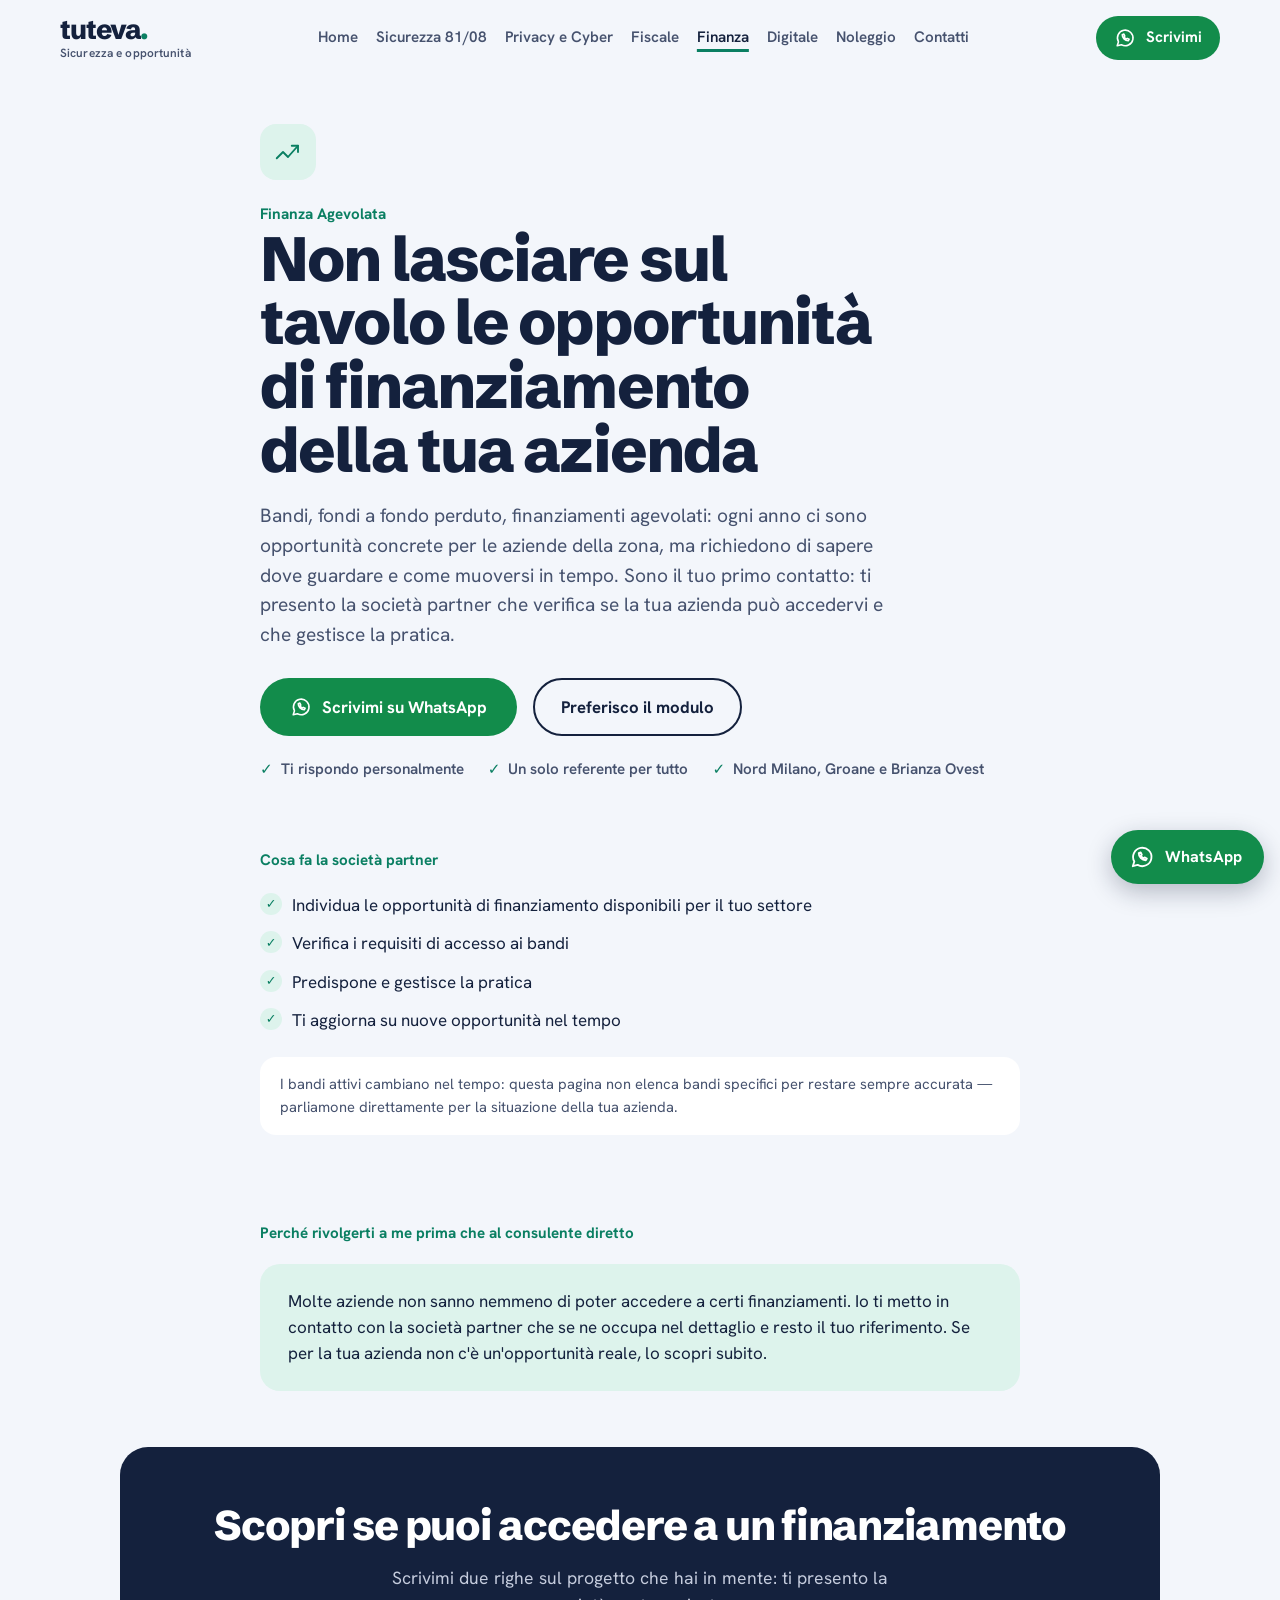
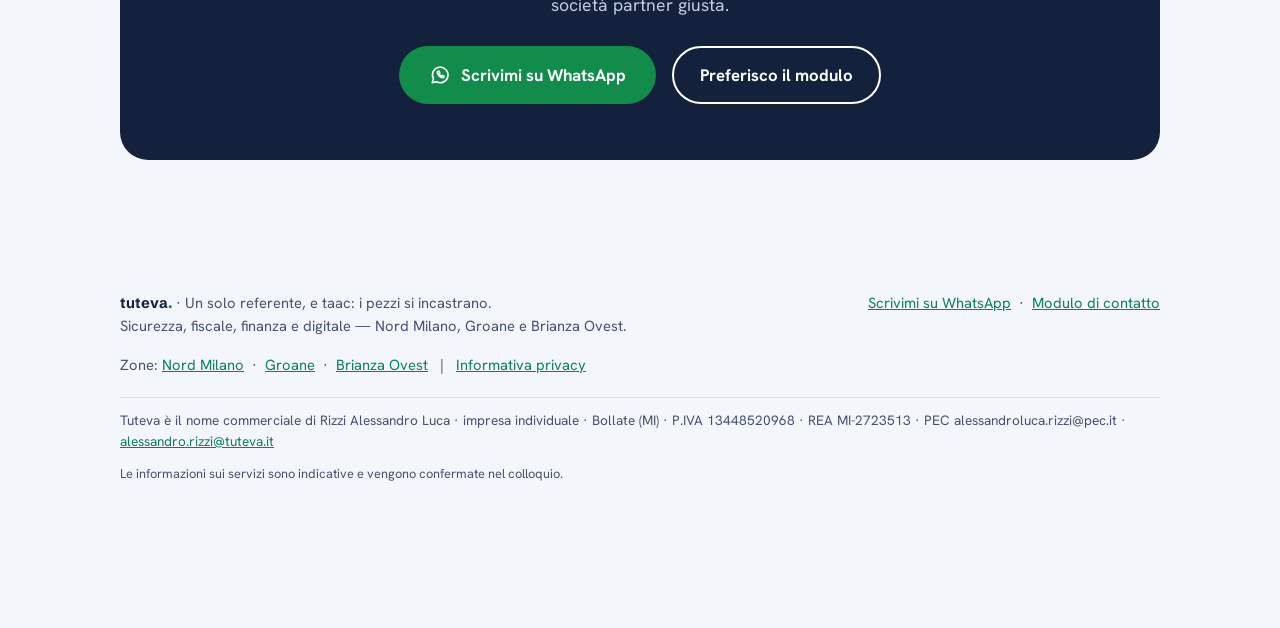
<file: finanza-agevolata.html>
<!doctype html>
<html lang="it">
<head>
<meta charset="utf-8">
<meta name="viewport" content="width=device-width, initial-scale=1, viewport-fit=cover">
<title>Finanza Agevolata | Tuteva</title>
<meta name="description" content="Finanza agevolata per le PMI: segnalazione a una società partner che raccoglie le esigenze e gestisce la pratica.">
<link rel="canonical" href="https://tuteva.it/finanza-agevolata.html">
<meta property="og:title" content="Finanza Agevolata | Tuteva">
<meta property="og:description" content="Finanza agevolata per le PMI: segnalazione a una società partner che raccoglie le esigenze e gestisce la pratica.">
<meta property="og:type" content="website">
<meta property="og:url" content="https://tuteva.it/finanza-agevolata.html">
<meta property="og:locale" content="it_IT">
<meta name="theme-color" content="#14213D">
<link rel="icon" href="data:image/svg+xml,%3Csvg xmlns=%27http://www.w3.org/2000/svg%27 viewBox=%270 0 64 64%27%3E%3Crect width=%2764%27 height=%2764%27 rx=%2716%27 fill=%27%2314213D%27/%3E%3Ccircle cx=%2732%27 cy=%2732%27 r=%2710%27 fill=%27%230A7F62%27/%3E%3C/svg%3E">
<link rel="preload" href="fonts/schibsted-grotesk.woff" as="font" type="font/woff" crossorigin> <link rel="preload" href="fonts/hanken-grotesk.woff" as="font" type="font/woff" crossorigin> <link rel="stylesheet" href="fonts/fonts.css">


<style>
/* Direzione C: sfondo chiaro freddo, navy + verde, grotesque moderni, tessere-domanda */
:root {
  --bg: #F3F6FB;
  --fg: #14213D;
  --fg-muted: #46526E;
  --accent: #0A7F62;
  --accent-tint: #DDF3EC;
  --navy: #14213D;
  --card-bg: #FFFFFF;
  --border: #DCE3EE;
  --font-display: 'Schibsted Grotesk', system-ui, sans-serif;
  --font-body: 'Hanken Grotesk', system-ui, sans-serif;
}
* { box-sizing: border-box; }
body {
  background: var(--bg); color: var(--fg);
  font-family: var(--font-body); font-size: 17px;
  margin: 0; padding: 0 20px;
  line-height: 1.55;
}
.wrap { max-width: 760px; margin: 0 auto; }
.wrap-wide { max-width: 1040px; margin: 0 auto; }
.center { text-align: center; }
h1, h2, h3 { font-family: var(--font-display); font-weight: 700; text-wrap: balance; line-height: 1.08; margin: 0; letter-spacing: -0.02em; }
h1 { font-size: clamp(2.2rem, 5.4vw, 3.9rem); font-weight: 800; letter-spacing: -0.03em; line-height: 1.02; }
h2 { font-size: clamp(1.7rem, 3.8vw, 2.6rem); font-weight: 800; letter-spacing: -0.03em; }
h3 { font-size: 1.3rem; }
p { margin: 0; }
a { color: var(--accent); }
a:focus-visible, button:focus-visible, input:focus-visible, select:focus-visible, textarea:focus-visible {
  outline: 3px solid var(--accent); outline-offset: 3px;
}
.eyebrow { color: var(--accent); font-weight: 700; font-size: 0.95rem; }
header.site {
  position: sticky; top: env(safe-area-inset-top, 0px); z-index: 10;
  background: var(--bg); padding-block: 16px;
}
header.site .row { display: flex; align-items: center; justify-content: space-between; gap: 12px 24px; flex-wrap: wrap; }
.brand { display: inline-flex; flex-direction: column; text-decoration: none; color: var(--fg); line-height: 1; }
.brand .wm { font-family: var(--font-display); font-weight: 800; font-size: 1.7rem; letter-spacing: -0.04em; }
.brand .wm i { font-style: normal; color: var(--accent); }
.brand .tag { font-size: 0.74rem; font-weight: 600; color: var(--fg-muted); margin-top: 5px; letter-spacing: 0.01em; }
nav.main { display: flex; gap: 6px 22px; flex-wrap: wrap; align-items: center; }
nav.main a { color: var(--fg-muted); text-decoration: none; font-size: 0.95rem; font-weight: 600; }
nav.main a:hover { color: var(--fg); }
nav.main a.active { color: var(--fg); text-decoration: underline; text-decoration-color: var(--accent); text-decoration-thickness: 3px; text-underline-offset: 7px; }
section { padding-block: 56px; }
section.tight { padding-block: 28px; }
.hero { padding-block: 48px 36px; }
.hero p.lead { font-size: 1.2rem; color: var(--fg-muted); max-width: 640px; margin-top: 20px; }
.center .lead { margin-inline: auto; }
.btn {
  display: inline-flex; align-items: center;
  background: var(--accent); color: #FFFFFF; font-weight: 700; text-decoration: none;
  padding: 16px 30px; border-radius: 999px; font-size: 1.05rem; margin-top: 28px;
  border: none; cursor: pointer; font-family: var(--font-body);
}
.btn:hover { background: #086A52; }
.greet {
  display: inline-flex; align-items: center; gap: 14px; background: var(--card-bg);
  padding: 8px 22px 8px 8px; border-radius: 999px; font-weight: 600;
  box-shadow: 0 4px 16px rgba(20,33,61,0.08);
}
.greet img { display: block; width: 52px; height: 52px; border-radius: 50%; object-fit: cover; object-position: 50% 30%; }
.asks { display: flex; flex-wrap: wrap; gap: 16px; }
.ask {
  flex: 1 1 380px; min-width: 0; text-decoration: none; color: var(--fg);
  background: var(--card-bg); border: 2px solid transparent; border-radius: 20px; padding: 28px;
  display: flex; gap: 20px; align-items: flex-start; box-shadow: 0 2px 10px rgba(20,33,61,0.06);
}
.ask:hover { border-color: var(--accent); }
.ask .t { display: block; font-family: var(--font-display); font-weight: 700; font-size: 1.4rem; line-height: 1.15; letter-spacing: -0.01em; }
.ask .d { display: block; margin-top: 6px; color: var(--fg-muted); font-size: 1rem; }
.card-icon, .hero-icon {
  flex: none; display: flex; align-items: center; justify-content: center;
  width: 56px; height: 56px; border-radius: 16px; background: var(--accent-tint); color: var(--accent);
}
.card-icon svg, .hero-icon svg { width: 30px; height: 30px; display: block; }
.hero-icon { margin-bottom: 20px; }
.band-white { background: var(--card-bg); margin: 0 -20px; padding: 80px 20px; }
.timeline { border-left: 3px solid #0FA37F; padding-left: 32px; display: flex; flex-direction: column; gap: 36px; margin-top: 36px; }
.timeline h3 { margin-bottom: 6px; }
.timeline p { color: var(--fg-muted); }
.zone { color: var(--fg-muted); max-width: 720px; margin: 36px auto 0; font-size: 1rem; }
.cta-band { background: var(--navy); color: #FFFFFF; border-radius: 28px; padding: 56px 32px; text-align: center; }
.cta-band p { color: #C5CCDD; max-width: 520px; margin: 16px auto 0; font-size: 1.1rem; }
.cta-band .btn { background: var(--accent-tint); color: var(--navy); }
.cta-band .btn:hover { background: #FFFFFF; }
.quote {
  background: var(--accent-tint); border-radius: 20px; padding: 24px 28px; margin-top: 18px;
  color: var(--fg);
}
.list-check { list-style: none; padding: 0; margin: 20px 0 0; display: flex; flex-direction: column; gap: 12px; }
.list-check li { padding-left: 32px; position: relative; }
.list-check li::before {
  content: "✓"; position: absolute; left: 0; top: 1px; width: 22px; height: 22px; border-radius: 50%;
  background: var(--accent-tint); color: var(--accent); font-weight: 800; font-size: 0.8rem;
  display: flex; align-items: center; justify-content: center;
}
.note-box {
  background: var(--card-bg); border-radius: 16px;
  padding: 16px 20px; margin-top: 24px; font-size: 0.92rem; color: var(--fg-muted);
}
form.contact { display: flex; flex-direction: column; gap: 16px; margin-top: 28px; max-width: 520px; }
form.contact label { font-size: 0.95rem; font-weight: 600; color: var(--fg); display: block; margin-bottom: 6px; }
form.contact input, form.contact select, form.contact textarea {
  width: 100%; padding: 13px 14px; border-radius: 12px; border: 1.5px solid var(--border);
  background: var(--card-bg); color: var(--fg); font-family: var(--font-body); font-size: 1rem;
}
form.contact textarea { min-height: 110px; resize: vertical; }
.form-status { font-size: 1rem; margin-top: 4px; display: none; }
.form-status.ok { color: var(--accent); font-weight: 600; display: block; }
footer.site {
  padding-block: 36px 48px; margin-top: 40px;
  color: var(--fg-muted); font-size: 0.92rem;
}
footer.site .row { display: flex; justify-content: space-between; gap: 16px; flex-wrap: wrap; }
hr.rule { border: none; border-top: 1px solid var(--border); margin-block: 8px; }

:root { --wa: #128C4B; --wa-dark: #0D7340; }
body { padding-bottom: 96px; }
.btn-wa { background: var(--wa); color: #FFFFFF; gap: 10px; }
.btn-wa:hover { background: var(--wa-dark); }
.btn svg { width: 22px; height: 22px; flex: none; display: block; }
.btn-ghost { background: transparent; color: var(--fg); border: 2px solid var(--fg); padding: 14px 26px; }
.btn-ghost:hover { background: var(--fg); color: #FFFFFF; }
.btn-sm { padding: 10px 18px; font-size: 0.95rem; margin-top: 0; }
.cta-row { display: flex; flex-wrap: wrap; gap: 12px 16px; align-items: center; margin-top: 28px; }
.cta-row .btn { margin-top: 0; }
.center .cta-row, .cta-band .cta-row { justify-content: center; }
.trust { display: flex; flex-wrap: wrap; gap: 8px 24px; list-style: none; padding: 0; margin: 22px 0 0; color: var(--fg-muted); font-size: 0.95rem; font-weight: 600; }
.center .trust { justify-content: center; }
.trust li::before { content: "✓"; color: var(--accent); margin-right: 8px; font-weight: 800; }
.cta-band .btn-ghost { background: transparent; color: #FFFFFF; border-color: #FFFFFF; }
.cta-band .btn-ghost:hover { background: #FFFFFF; color: var(--navy); }
.cta-band .btn-wa { background: var(--wa); color: #FFFFFF; }
.cta-band .btn-wa:hover { background: var(--wa-dark); }
.cta-band .cta-row { margin-top: 28px; }
.wa-float {
  position: fixed; z-index: 20;
  right: max(16px, env(safe-area-inset-right, 0px));
  bottom: calc(16px + env(safe-area-inset-bottom, 0px));
  display: inline-flex; align-items: center; gap: 10px;
  background: var(--wa); color: #FFFFFF; text-decoration: none; font-weight: 700;
  padding: 14px 22px 14px 18px; border-radius: 999px; font-size: 1rem;
  box-shadow: 0 8px 24px rgba(20,33,61,0.28);
}
.wa-float:hover { background: var(--wa-dark); }
.wa-float svg { width: 26px; height: 26px; display: block; }
.status-wa { display: none; margin-top: 8px; }
.status-wa.on { display: block; }
.consent { font-size: 0.88rem; color: var(--fg-muted); }
header.site .wrap-wide { max-width: 1160px; }
nav.main { gap: 6px 18px; }
@media (max-width: 1240px) { .hdr-cta { display: none; } }
@media (max-width: 700px) {
  .hdr-cta { display: none; }
  header.site { padding-block: 12px; }
  nav.main { flex-wrap: nowrap; overflow-x: auto; width: 100%; gap: 6px 18px; padding-bottom: 6px; scrollbar-width: none; }
  nav.main a { white-space: nowrap; }
  .hero { padding-block: 24px 28px; }
  .hero .hero-icon { display: none; }
}
@media (prefers-reduced-motion: no-preference) { .btn, .wa-float { transition: background .15s; } }

.others { display: grid; grid-template-columns: repeat(auto-fit, minmax(220px, 1fr)); gap: 12px; margin-top: 16px; }
.other { display: flex; gap: 12px; align-items: center; background: var(--card-bg); border-radius: 16px; padding: 14px 16px; text-decoration: none; color: var(--fg); font-family: var(--font-display); font-weight: 700; min-width: 0; }
.other:hover { outline: 2px solid var(--accent); }
.other .card-icon { width: 40px; height: 40px; border-radius: 12px; }
.other .card-icon svg { width: 22px; height: 22px; }
.zones { display: grid; grid-template-columns: repeat(auto-fit, minmax(240px, 1fr)); gap: 14px; margin-top: 28px; text-align: left; }
.zonecard { background: var(--card-bg); border-radius: 18px; padding: 22px; text-decoration: none; color: var(--fg); min-width: 0; }
.zonecard:hover { outline: 2px solid var(--accent); }
.zonecard strong { display: block; font-family: var(--font-display); font-size: 1.2rem; }
.zonecard span { display: block; margin-top: 6px; color: var(--fg-muted); font-size: 0.95rem; }
.label-sec { color: var(--fg-muted); font-weight: 700; font-size: 0.95rem; margin-top: 28px; }

.band-tint { background: #E6ECF6; margin: 0 -20px; padding: 48px 20px 52px; border-block: 1px solid #D3DCEB; }
.band-tint .label-sec { margin-top: 0; }
.band-tint .sub { color: var(--fg-muted); font-size: 1rem; margin-top: 6px; max-width: 640px; }
.band-tint .other { border: 1.5px solid #C5D1E4; box-shadow: none; }
.band-tint .others { margin-top: 20px; }
.cost-sec { padding-block: 104px 80px; }
.cta-band .trust { color: #C5CCDD; justify-content: center; margin-top: 22px; }
.cta-band .trust li::before { color: #7FE0C0; }
</style>

</head>
<body>

<header class="site">
  <div class="wrap-wide row">
    <a class="brand" href="index.html" aria-label="Tuteva, sicurezza e opportunit&agrave; per la tua azienda"><span class="wm">tuteva<i>.</i></span><span class="tag">Sicurezza e opportunit&agrave;</span></a>
    <nav class="main">
      <a href="index.html">Home</a>
      <a href="sicurezza-81-08.html">Sicurezza 81/08</a>
      <a href="cybersicurezza-privacy.html">Privacy e Cyber</a>
      <a href="fiscale.html">Fiscale</a>
      <a href="finanza-agevolata.html" class="active">Finanza</a>
      <a href="digitale.html">Digitale</a>
      <a href="noleggio-operativo.html">Noleggio</a>
      <a href="contatti.html">Contatti</a>
    </nav>
    <a class="btn btn-wa btn-sm hdr-cta" href="https://wa.me/393493159759?text=Ciao%20Alessandro%2C%20vorrei%20parlarti%20di%20un%27esigenza%20della%20mia%20azienda." target="_blank" rel="noopener" data-cta="header-wa"><svg viewBox="0 0 24 24" fill="none" stroke="currentColor" stroke-width="1.7" stroke-linecap="round" stroke-linejoin="round" aria-hidden="true"><path d="M3.5 20.5l1.4-4.3A8.5 8.5 0 1 1 8 19.3l-4.5 1.2z"/><path d="M9 8.5c0 3.6 2.9 6.5 6.5 6.5l1-1.6-2.1-1-1 .8c-1-.4-2-1.4-2.4-2.4l.8-1-1-2.1L9 8.5z"/></svg>Scrivimi</a>
  </div>
</header>


<section class="hero wrap">
  <span class="hero-icon"><svg viewBox="0 0 24 24" fill="none" stroke="currentColor" stroke-width="1.5" stroke-linecap="round" stroke-linejoin="round"><path d="M3 17l5-5 4 4 8-9"/><path d="M15 7h5v5"/></svg></span>
  <span class="eyebrow">Finanza Agevolata</span>
  <h1>Non lasciare sul tavolo le opportunit&agrave; di finanziamento della tua azienda</h1>
  <p class="lead">Bandi, fondi a fondo perduto, finanziamenti agevolati: ogni anno ci sono opportunit&agrave; concrete per le aziende della zona, ma richiedono di sapere dove guardare e come muoversi in tempo. Sono il tuo primo contatto: ti presento la societ&agrave; partner che verifica se la tua azienda pu&ograve; accedervi e che gestisce la pratica.</p>
  <div class="cta-row"><a class="btn btn-wa " href="https://wa.me/393493159759?text=Ciao%20Alessandro%2C%20vorrei%20capire%20se%20la%20mia%20azienda%20pu%C3%B2%20accedere%20a%20un%20finanziamento%20agevolato.%20%5BRif%3A%20finanza-agevolata%5D" target="_blank" rel="noopener" data-cta="hero-wa"><svg viewBox="0 0 24 24" fill="none" stroke="currentColor" stroke-width="1.7" stroke-linecap="round" stroke-linejoin="round" aria-hidden="true"><path d="M3.5 20.5l1.4-4.3A8.5 8.5 0 1 1 8 19.3l-4.5 1.2z"/><path d="M9 8.5c0 3.6 2.9 6.5 6.5 6.5l1-1.6-2.1-1-1 .8c-1-.4-2-1.4-2.4-2.4l.8-1-1-2.1L9 8.5z"/></svg>Scrivimi su WhatsApp</a><a class="btn btn-ghost" href="contatti.html" data-cta="hero-form">Preferisco il modulo</a></div><ul class="trust"><li>Ti rispondo personalmente</li><li>Un solo referente per tutto</li><li>Nord Milano, Groane e Brianza Ovest</li></ul>
</section>

<section class="wrap tight">
  <span class="eyebrow">Cosa fa la societ&agrave; partner</span>
  <ul class="list-check">
    <li>Individua le opportunit&agrave; di finanziamento disponibili per il tuo settore</li>
    <li>Verifica i requisiti di accesso ai bandi</li>
    <li>Predispone e gestisce la pratica</li>
    <li>Ti aggiorna su nuove opportunit&agrave; nel tempo</li>
  </ul>
  <div class="note-box">I bandi attivi cambiano nel tempo: questa pagina non elenca bandi specifici per restare sempre accurata &mdash; parliamone direttamente per la situazione della tua azienda.</div>
</section>

<section class="wrap">
  <span class="eyebrow">Perch&eacute; rivolgerti a me prima che al consulente diretto</span>
  <p class="quote">Molte aziende non sanno nemmeno di poter accedere a certi finanziamenti. Io ti metto in contatto con la societ&agrave; partner che se ne occupa nel dettaglio e resto il tuo riferimento. Se per la tua azienda non c'&egrave; un'opportunit&agrave; reale, lo scopri subito.</p>
</section>

<section class="wrap-wide" style="padding-top:0;">
  <div class="cta-band">
    <h2>Scopri se puoi accedere a un finanziamento</h2>
    <p>Scrivimi due righe sul progetto che hai in mente: ti presento la societ&agrave; partner giusta.</p>
    <div class="cta-row"><a class="btn btn-wa " href="https://wa.me/393493159759?text=Ciao%20Alessandro%2C%20vorrei%20capire%20se%20la%20mia%20azienda%20pu%C3%B2%20accedere%20a%20un%20finanziamento%20agevolato.%20%5BRif%3A%20finanza-agevolata%5D" target="_blank" rel="noopener" data-cta="band-wa"><svg viewBox="0 0 24 24" fill="none" stroke="currentColor" stroke-width="1.7" stroke-linecap="round" stroke-linejoin="round" aria-hidden="true"><path d="M3.5 20.5l1.4-4.3A8.5 8.5 0 1 1 8 19.3l-4.5 1.2z"/><path d="M9 8.5c0 3.6 2.9 6.5 6.5 6.5l1-1.6-2.1-1-1 .8c-1-.4-2-1.4-2.4-2.4l.8-1-1-2.1L9 8.5z"/></svg>Scrivimi su WhatsApp</a><a class="btn btn-ghost" href="contatti.html" data-cta="band-form">Preferisco il modulo</a></div>
    
  </div>
</section>


<footer class="site">
  <div class="wrap-wide">
    <div class="row">
      <div>
        <strong style="font-family: var(--font-display); color: var(--fg);">tuteva<span style="color: var(--accent);">.</span></strong> &middot; Un solo referente, e taac: i pezzi si incastrano.<br>
        Sicurezza, fiscale, finanza e digitale &mdash; Nord Milano, Groane e Brianza Ovest.
      </div>
      <div>
        <a href="https://wa.me/393493159759?text=Ciao%20Alessandro%2C%20vorrei%20parlarti%20di%20un%27esigenza%20della%20mia%20azienda." target="_blank" rel="noopener" data-cta="footer-wa">Scrivimi su WhatsApp</a> &nbsp;&middot;&nbsp; <a href="contatti.html">Modulo di contatto</a>
      </div>
    </div>
    <p style="margin-top:16px;">Zone: <a href="zona-nord-milano.html">Nord Milano</a> &nbsp;&middot;&nbsp; <a href="zona-groane.html">Groane</a> &nbsp;&middot;&nbsp; <a href="zona-brianza-ovest.html">Brianza Ovest</a> &nbsp;&nbsp;|&nbsp;&nbsp; <a href="privacy.html">Informativa privacy</a></p>
    <hr class="rule" style="margin-top:20px;">
    <p style="margin-top:12px; font-size:0.85rem;">Tuteva &egrave; il nome commerciale di Rizzi Alessandro Luca &middot; impresa individuale &middot; Bollate (MI) &middot; P.IVA 13448520968 &middot; REA MI-2723513 &middot; PEC alessandroluca.rizzi@pec.it &middot; <a href="mailto:alessandro.rizzi@tuteva.it">alessandro.rizzi@tuteva.it</a></p>
    <p style="margin-top:12px; font-size:0.8rem;">Le informazioni sui servizi sono indicative e vengono confermate nel colloquio.</p>
  </div>
</footer>

<a class="wa-float" href="https://wa.me/393493159759?text=Ciao%20Alessandro%2C%20vorrei%20capire%20se%20la%20mia%20azienda%20pu%C3%B2%20accedere%20a%20un%20finanziamento%20agevolato.%20%5BRif%3A%20finanza-agevolata%5D" target="_blank" rel="noopener" data-cta="float-wa" aria-label="Scrivimi su WhatsApp"><svg viewBox="0 0 24 24" fill="none" stroke="currentColor" stroke-width="1.7" stroke-linecap="round" stroke-linejoin="round" aria-hidden="true"><path d="M3.5 20.5l1.4-4.3A8.5 8.5 0 1 1 8 19.3l-4.5 1.2z"/><path d="M9 8.5c0 3.6 2.9 6.5 6.5 6.5l1-1.6-2.1-1-1 .8c-1-.4-2-1.4-2.4-2.4l.8-1-1-2.1L9 8.5z"/></svg><span>WhatsApp</span></a>
</body>
</html>
</file>
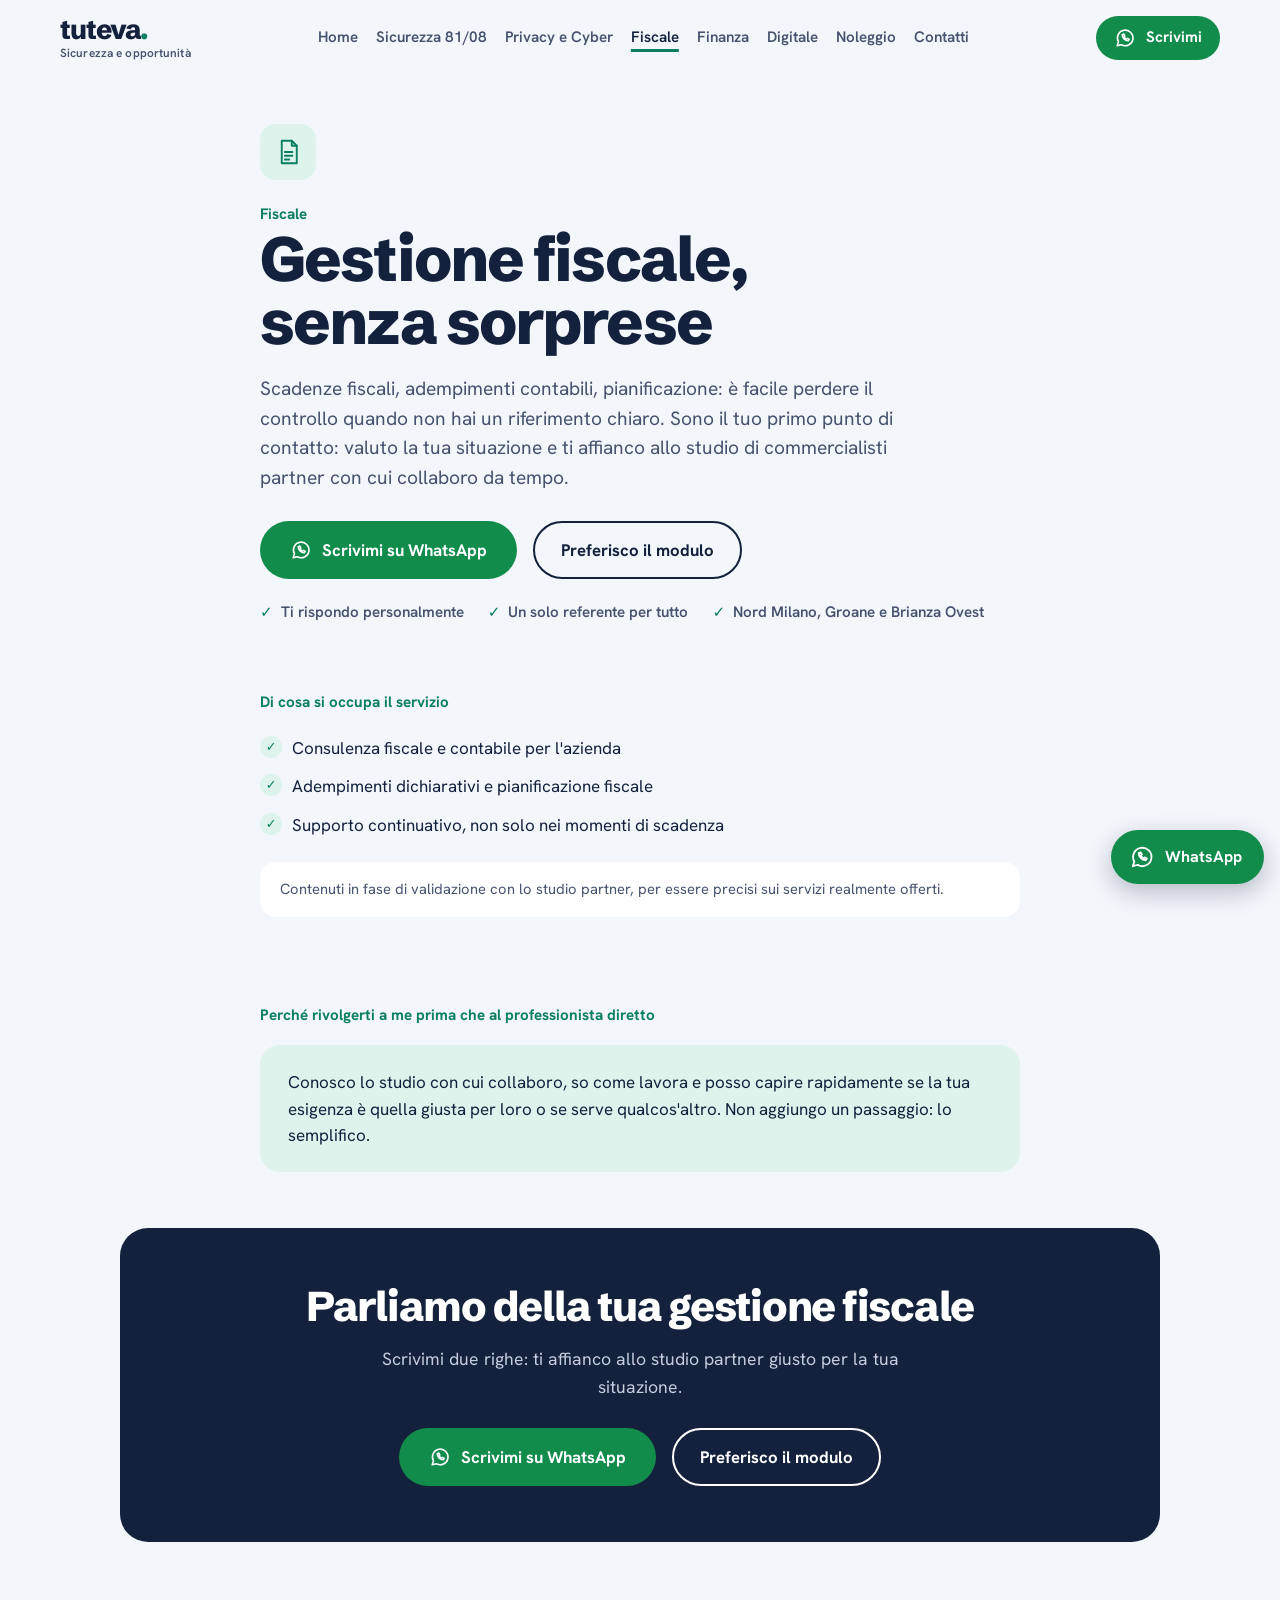
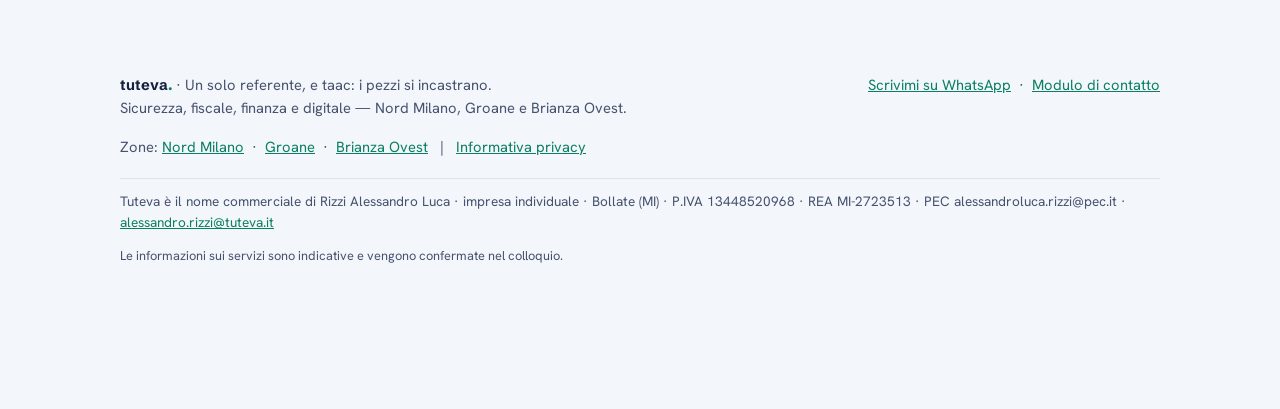
<file: fiscale.html>
<!doctype html>
<html lang="it">
<head>
<meta charset="utf-8">
<meta name="viewport" content="width=device-width, initial-scale=1, viewport-fit=cover">
<title>Fiscale | Tuteva</title>
<meta name="description" content="Consulenza fiscale per la tua azienda: ti metto in contatto con il partner giusto, con un solo referente.">
<link rel="canonical" href="https://tuteva.it/fiscale.html">
<meta property="og:title" content="Fiscale | Tuteva">
<meta property="og:description" content="Consulenza fiscale per la tua azienda: ti metto in contatto con il partner giusto, con un solo referente.">
<meta property="og:type" content="website">
<meta property="og:url" content="https://tuteva.it/fiscale.html">
<meta property="og:locale" content="it_IT">
<meta name="theme-color" content="#14213D">
<link rel="icon" href="data:image/svg+xml,%3Csvg xmlns=%27http://www.w3.org/2000/svg%27 viewBox=%270 0 64 64%27%3E%3Crect width=%2764%27 height=%2764%27 rx=%2716%27 fill=%27%2314213D%27/%3E%3Ccircle cx=%2732%27 cy=%2732%27 r=%2710%27 fill=%27%230A7F62%27/%3E%3C/svg%3E">
<link rel="preload" href="fonts/schibsted-grotesk.woff" as="font" type="font/woff" crossorigin> <link rel="preload" href="fonts/hanken-grotesk.woff" as="font" type="font/woff" crossorigin> <link rel="stylesheet" href="fonts/fonts.css">


<style>
/* Direzione C: sfondo chiaro freddo, navy + verde, grotesque moderni, tessere-domanda */
:root {
  --bg: #F3F6FB;
  --fg: #14213D;
  --fg-muted: #46526E;
  --accent: #0A7F62;
  --accent-tint: #DDF3EC;
  --navy: #14213D;
  --card-bg: #FFFFFF;
  --border: #DCE3EE;
  --font-display: 'Schibsted Grotesk', system-ui, sans-serif;
  --font-body: 'Hanken Grotesk', system-ui, sans-serif;
}
* { box-sizing: border-box; }
body {
  background: var(--bg); color: var(--fg);
  font-family: var(--font-body); font-size: 17px;
  margin: 0; padding: 0 20px;
  line-height: 1.55;
}
.wrap { max-width: 760px; margin: 0 auto; }
.wrap-wide { max-width: 1040px; margin: 0 auto; }
.center { text-align: center; }
h1, h2, h3 { font-family: var(--font-display); font-weight: 700; text-wrap: balance; line-height: 1.08; margin: 0; letter-spacing: -0.02em; }
h1 { font-size: clamp(2.2rem, 5.4vw, 3.9rem); font-weight: 800; letter-spacing: -0.03em; line-height: 1.02; }
h2 { font-size: clamp(1.7rem, 3.8vw, 2.6rem); font-weight: 800; letter-spacing: -0.03em; }
h3 { font-size: 1.3rem; }
p { margin: 0; }
a { color: var(--accent); }
a:focus-visible, button:focus-visible, input:focus-visible, select:focus-visible, textarea:focus-visible {
  outline: 3px solid var(--accent); outline-offset: 3px;
}
.eyebrow { color: var(--accent); font-weight: 700; font-size: 0.95rem; }
header.site {
  position: sticky; top: env(safe-area-inset-top, 0px); z-index: 10;
  background: var(--bg); padding-block: 16px;
}
header.site .row { display: flex; align-items: center; justify-content: space-between; gap: 12px 24px; flex-wrap: wrap; }
.brand { display: inline-flex; flex-direction: column; text-decoration: none; color: var(--fg); line-height: 1; }
.brand .wm { font-family: var(--font-display); font-weight: 800; font-size: 1.7rem; letter-spacing: -0.04em; }
.brand .wm i { font-style: normal; color: var(--accent); }
.brand .tag { font-size: 0.74rem; font-weight: 600; color: var(--fg-muted); margin-top: 5px; letter-spacing: 0.01em; }
nav.main { display: flex; gap: 6px 22px; flex-wrap: wrap; align-items: center; }
nav.main a { color: var(--fg-muted); text-decoration: none; font-size: 0.95rem; font-weight: 600; }
nav.main a:hover { color: var(--fg); }
nav.main a.active { color: var(--fg); text-decoration: underline; text-decoration-color: var(--accent); text-decoration-thickness: 3px; text-underline-offset: 7px; }
section { padding-block: 56px; }
section.tight { padding-block: 28px; }
.hero { padding-block: 48px 36px; }
.hero p.lead { font-size: 1.2rem; color: var(--fg-muted); max-width: 640px; margin-top: 20px; }
.center .lead { margin-inline: auto; }
.btn {
  display: inline-flex; align-items: center;
  background: var(--accent); color: #FFFFFF; font-weight: 700; text-decoration: none;
  padding: 16px 30px; border-radius: 999px; font-size: 1.05rem; margin-top: 28px;
  border: none; cursor: pointer; font-family: var(--font-body);
}
.btn:hover { background: #086A52; }
.greet {
  display: inline-flex; align-items: center; gap: 14px; background: var(--card-bg);
  padding: 8px 22px 8px 8px; border-radius: 999px; font-weight: 600;
  box-shadow: 0 4px 16px rgba(20,33,61,0.08);
}
.greet img { display: block; width: 52px; height: 52px; border-radius: 50%; object-fit: cover; object-position: 50% 30%; }
.asks { display: flex; flex-wrap: wrap; gap: 16px; }
.ask {
  flex: 1 1 380px; min-width: 0; text-decoration: none; color: var(--fg);
  background: var(--card-bg); border: 2px solid transparent; border-radius: 20px; padding: 28px;
  display: flex; gap: 20px; align-items: flex-start; box-shadow: 0 2px 10px rgba(20,33,61,0.06);
}
.ask:hover { border-color: var(--accent); }
.ask .t { display: block; font-family: var(--font-display); font-weight: 700; font-size: 1.4rem; line-height: 1.15; letter-spacing: -0.01em; }
.ask .d { display: block; margin-top: 6px; color: var(--fg-muted); font-size: 1rem; }
.card-icon, .hero-icon {
  flex: none; display: flex; align-items: center; justify-content: center;
  width: 56px; height: 56px; border-radius: 16px; background: var(--accent-tint); color: var(--accent);
}
.card-icon svg, .hero-icon svg { width: 30px; height: 30px; display: block; }
.hero-icon { margin-bottom: 20px; }
.band-white { background: var(--card-bg); margin: 0 -20px; padding: 80px 20px; }
.timeline { border-left: 3px solid #0FA37F; padding-left: 32px; display: flex; flex-direction: column; gap: 36px; margin-top: 36px; }
.timeline h3 { margin-bottom: 6px; }
.timeline p { color: var(--fg-muted); }
.zone { color: var(--fg-muted); max-width: 720px; margin: 36px auto 0; font-size: 1rem; }
.cta-band { background: var(--navy); color: #FFFFFF; border-radius: 28px; padding: 56px 32px; text-align: center; }
.cta-band p { color: #C5CCDD; max-width: 520px; margin: 16px auto 0; font-size: 1.1rem; }
.cta-band .btn { background: var(--accent-tint); color: var(--navy); }
.cta-band .btn:hover { background: #FFFFFF; }
.quote {
  background: var(--accent-tint); border-radius: 20px; padding: 24px 28px; margin-top: 18px;
  color: var(--fg);
}
.list-check { list-style: none; padding: 0; margin: 20px 0 0; display: flex; flex-direction: column; gap: 12px; }
.list-check li { padding-left: 32px; position: relative; }
.list-check li::before {
  content: "✓"; position: absolute; left: 0; top: 1px; width: 22px; height: 22px; border-radius: 50%;
  background: var(--accent-tint); color: var(--accent); font-weight: 800; font-size: 0.8rem;
  display: flex; align-items: center; justify-content: center;
}
.note-box {
  background: var(--card-bg); border-radius: 16px;
  padding: 16px 20px; margin-top: 24px; font-size: 0.92rem; color: var(--fg-muted);
}
form.contact { display: flex; flex-direction: column; gap: 16px; margin-top: 28px; max-width: 520px; }
form.contact label { font-size: 0.95rem; font-weight: 600; color: var(--fg); display: block; margin-bottom: 6px; }
form.contact input, form.contact select, form.contact textarea {
  width: 100%; padding: 13px 14px; border-radius: 12px; border: 1.5px solid var(--border);
  background: var(--card-bg); color: var(--fg); font-family: var(--font-body); font-size: 1rem;
}
form.contact textarea { min-height: 110px; resize: vertical; }
.form-status { font-size: 1rem; margin-top: 4px; display: none; }
.form-status.ok { color: var(--accent); font-weight: 600; display: block; }
footer.site {
  padding-block: 36px 48px; margin-top: 40px;
  color: var(--fg-muted); font-size: 0.92rem;
}
footer.site .row { display: flex; justify-content: space-between; gap: 16px; flex-wrap: wrap; }
hr.rule { border: none; border-top: 1px solid var(--border); margin-block: 8px; }

:root { --wa: #128C4B; --wa-dark: #0D7340; }
body { padding-bottom: 96px; }
.btn-wa { background: var(--wa); color: #FFFFFF; gap: 10px; }
.btn-wa:hover { background: var(--wa-dark); }
.btn svg { width: 22px; height: 22px; flex: none; display: block; }
.btn-ghost { background: transparent; color: var(--fg); border: 2px solid var(--fg); padding: 14px 26px; }
.btn-ghost:hover { background: var(--fg); color: #FFFFFF; }
.btn-sm { padding: 10px 18px; font-size: 0.95rem; margin-top: 0; }
.cta-row { display: flex; flex-wrap: wrap; gap: 12px 16px; align-items: center; margin-top: 28px; }
.cta-row .btn { margin-top: 0; }
.center .cta-row, .cta-band .cta-row { justify-content: center; }
.trust { display: flex; flex-wrap: wrap; gap: 8px 24px; list-style: none; padding: 0; margin: 22px 0 0; color: var(--fg-muted); font-size: 0.95rem; font-weight: 600; }
.center .trust { justify-content: center; }
.trust li::before { content: "✓"; color: var(--accent); margin-right: 8px; font-weight: 800; }
.cta-band .btn-ghost { background: transparent; color: #FFFFFF; border-color: #FFFFFF; }
.cta-band .btn-ghost:hover { background: #FFFFFF; color: var(--navy); }
.cta-band .btn-wa { background: var(--wa); color: #FFFFFF; }
.cta-band .btn-wa:hover { background: var(--wa-dark); }
.cta-band .cta-row { margin-top: 28px; }
.wa-float {
  position: fixed; z-index: 20;
  right: max(16px, env(safe-area-inset-right, 0px));
  bottom: calc(16px + env(safe-area-inset-bottom, 0px));
  display: inline-flex; align-items: center; gap: 10px;
  background: var(--wa); color: #FFFFFF; text-decoration: none; font-weight: 700;
  padding: 14px 22px 14px 18px; border-radius: 999px; font-size: 1rem;
  box-shadow: 0 8px 24px rgba(20,33,61,0.28);
}
.wa-float:hover { background: var(--wa-dark); }
.wa-float svg { width: 26px; height: 26px; display: block; }
.status-wa { display: none; margin-top: 8px; }
.status-wa.on { display: block; }
.consent { font-size: 0.88rem; color: var(--fg-muted); }
header.site .wrap-wide { max-width: 1160px; }
nav.main { gap: 6px 18px; }
@media (max-width: 1240px) { .hdr-cta { display: none; } }
@media (max-width: 700px) {
  .hdr-cta { display: none; }
  header.site { padding-block: 12px; }
  nav.main { flex-wrap: nowrap; overflow-x: auto; width: 100%; gap: 6px 18px; padding-bottom: 6px; scrollbar-width: none; }
  nav.main a { white-space: nowrap; }
  .hero { padding-block: 24px 28px; }
  .hero .hero-icon { display: none; }
}
@media (prefers-reduced-motion: no-preference) { .btn, .wa-float { transition: background .15s; } }

.others { display: grid; grid-template-columns: repeat(auto-fit, minmax(220px, 1fr)); gap: 12px; margin-top: 16px; }
.other { display: flex; gap: 12px; align-items: center; background: var(--card-bg); border-radius: 16px; padding: 14px 16px; text-decoration: none; color: var(--fg); font-family: var(--font-display); font-weight: 700; min-width: 0; }
.other:hover { outline: 2px solid var(--accent); }
.other .card-icon { width: 40px; height: 40px; border-radius: 12px; }
.other .card-icon svg { width: 22px; height: 22px; }
.zones { display: grid; grid-template-columns: repeat(auto-fit, minmax(240px, 1fr)); gap: 14px; margin-top: 28px; text-align: left; }
.zonecard { background: var(--card-bg); border-radius: 18px; padding: 22px; text-decoration: none; color: var(--fg); min-width: 0; }
.zonecard:hover { outline: 2px solid var(--accent); }
.zonecard strong { display: block; font-family: var(--font-display); font-size: 1.2rem; }
.zonecard span { display: block; margin-top: 6px; color: var(--fg-muted); font-size: 0.95rem; }
.label-sec { color: var(--fg-muted); font-weight: 700; font-size: 0.95rem; margin-top: 28px; }

.band-tint { background: #E6ECF6; margin: 0 -20px; padding: 48px 20px 52px; border-block: 1px solid #D3DCEB; }
.band-tint .label-sec { margin-top: 0; }
.band-tint .sub { color: var(--fg-muted); font-size: 1rem; margin-top: 6px; max-width: 640px; }
.band-tint .other { border: 1.5px solid #C5D1E4; box-shadow: none; }
.band-tint .others { margin-top: 20px; }
.cost-sec { padding-block: 104px 80px; }
.cta-band .trust { color: #C5CCDD; justify-content: center; margin-top: 22px; }
.cta-band .trust li::before { color: #7FE0C0; }
</style>

</head>
<body>

<header class="site">
  <div class="wrap-wide row">
    <a class="brand" href="index.html" aria-label="Tuteva, sicurezza e opportunit&agrave; per la tua azienda"><span class="wm">tuteva<i>.</i></span><span class="tag">Sicurezza e opportunit&agrave;</span></a>
    <nav class="main">
      <a href="index.html">Home</a>
      <a href="sicurezza-81-08.html">Sicurezza 81/08</a>
      <a href="cybersicurezza-privacy.html">Privacy e Cyber</a>
      <a href="fiscale.html" class="active">Fiscale</a>
      <a href="finanza-agevolata.html">Finanza</a>
      <a href="digitale.html">Digitale</a>
      <a href="noleggio-operativo.html">Noleggio</a>
      <a href="contatti.html">Contatti</a>
    </nav>
    <a class="btn btn-wa btn-sm hdr-cta" href="https://wa.me/393493159759?text=Ciao%20Alessandro%2C%20vorrei%20parlarti%20di%20un%27esigenza%20della%20mia%20azienda." target="_blank" rel="noopener" data-cta="header-wa"><svg viewBox="0 0 24 24" fill="none" stroke="currentColor" stroke-width="1.7" stroke-linecap="round" stroke-linejoin="round" aria-hidden="true"><path d="M3.5 20.5l1.4-4.3A8.5 8.5 0 1 1 8 19.3l-4.5 1.2z"/><path d="M9 8.5c0 3.6 2.9 6.5 6.5 6.5l1-1.6-2.1-1-1 .8c-1-.4-2-1.4-2.4-2.4l.8-1-1-2.1L9 8.5z"/></svg>Scrivimi</a>
  </div>
</header>


<section class="hero wrap">
  <span class="hero-icon"><svg viewBox="0 0 24 24" fill="none" stroke="currentColor" stroke-width="1.5" stroke-linecap="round" stroke-linejoin="round"><path d="M7 3h8l4 4v14H7z"/><path d="M15 3v4h4"/><path d="M9.5 12h6M9.5 15h6M9.5 18h3.5"/></svg></span>
  <span class="eyebrow">Fiscale</span>
  <h1>Gestione fiscale, senza sorprese</h1>
  <p class="lead">Scadenze fiscali, adempimenti contabili, pianificazione: &egrave; facile perdere il controllo quando non hai un riferimento chiaro. Sono il tuo primo punto di contatto: valuto la tua situazione e ti affianco allo studio di commercialisti partner con cui collaboro da tempo.</p>
  <div class="cta-row"><a class="btn btn-wa " href="https://wa.me/393493159759?text=Ciao%20Alessandro%2C%20vorrei%20parlare%20della%20gestione%20fiscale%20della%20mia%20azienda.%20%5BRif%3A%20fiscale%5D" target="_blank" rel="noopener" data-cta="hero-wa"><svg viewBox="0 0 24 24" fill="none" stroke="currentColor" stroke-width="1.7" stroke-linecap="round" stroke-linejoin="round" aria-hidden="true"><path d="M3.5 20.5l1.4-4.3A8.5 8.5 0 1 1 8 19.3l-4.5 1.2z"/><path d="M9 8.5c0 3.6 2.9 6.5 6.5 6.5l1-1.6-2.1-1-1 .8c-1-.4-2-1.4-2.4-2.4l.8-1-1-2.1L9 8.5z"/></svg>Scrivimi su WhatsApp</a><a class="btn btn-ghost" href="contatti.html" data-cta="hero-form">Preferisco il modulo</a></div><ul class="trust"><li>Ti rispondo personalmente</li><li>Un solo referente per tutto</li><li>Nord Milano, Groane e Brianza Ovest</li></ul>
</section>

<section class="wrap tight">
  <span class="eyebrow">Di cosa si occupa il servizio</span>
  <ul class="list-check">
    <li>Consulenza fiscale e contabile per l'azienda</li>
    <li>Adempimenti dichiarativi e pianificazione fiscale</li>
    <li>Supporto continuativo, non solo nei momenti di scadenza</li>
  </ul>
  <div class="note-box">Contenuti in fase di validazione con lo studio partner, per essere precisi sui servizi realmente offerti.</div>
</section>

<section class="wrap">
  <span class="eyebrow">Perch&eacute; rivolgerti a me prima che al professionista diretto</span>
  <p class="quote">Conosco lo studio con cui collaboro, so come lavora e posso capire rapidamente se la tua esigenza &egrave; quella giusta per loro o se serve qualcos'altro. Non aggiungo un passaggio: lo semplifico.</p>
</section>

<section class="wrap-wide" style="padding-top:0;">
  <div class="cta-band">
    <h2>Parliamo della tua gestione fiscale</h2>
    <p>Scrivimi due righe: ti affianco allo studio partner giusto per la tua situazione.</p>
    <div class="cta-row"><a class="btn btn-wa " href="https://wa.me/393493159759?text=Ciao%20Alessandro%2C%20vorrei%20parlare%20della%20gestione%20fiscale%20della%20mia%20azienda.%20%5BRif%3A%20fiscale%5D" target="_blank" rel="noopener" data-cta="band-wa"><svg viewBox="0 0 24 24" fill="none" stroke="currentColor" stroke-width="1.7" stroke-linecap="round" stroke-linejoin="round" aria-hidden="true"><path d="M3.5 20.5l1.4-4.3A8.5 8.5 0 1 1 8 19.3l-4.5 1.2z"/><path d="M9 8.5c0 3.6 2.9 6.5 6.5 6.5l1-1.6-2.1-1-1 .8c-1-.4-2-1.4-2.4-2.4l.8-1-1-2.1L9 8.5z"/></svg>Scrivimi su WhatsApp</a><a class="btn btn-ghost" href="contatti.html" data-cta="band-form">Preferisco il modulo</a></div>
    
  </div>
</section>


<footer class="site">
  <div class="wrap-wide">
    <div class="row">
      <div>
        <strong style="font-family: var(--font-display); color: var(--fg);">tuteva<span style="color: var(--accent);">.</span></strong> &middot; Un solo referente, e taac: i pezzi si incastrano.<br>
        Sicurezza, fiscale, finanza e digitale &mdash; Nord Milano, Groane e Brianza Ovest.
      </div>
      <div>
        <a href="https://wa.me/393493159759?text=Ciao%20Alessandro%2C%20vorrei%20parlarti%20di%20un%27esigenza%20della%20mia%20azienda." target="_blank" rel="noopener" data-cta="footer-wa">Scrivimi su WhatsApp</a> &nbsp;&middot;&nbsp; <a href="contatti.html">Modulo di contatto</a>
      </div>
    </div>
    <p style="margin-top:16px;">Zone: <a href="zona-nord-milano.html">Nord Milano</a> &nbsp;&middot;&nbsp; <a href="zona-groane.html">Groane</a> &nbsp;&middot;&nbsp; <a href="zona-brianza-ovest.html">Brianza Ovest</a> &nbsp;&nbsp;|&nbsp;&nbsp; <a href="privacy.html">Informativa privacy</a></p>
    <hr class="rule" style="margin-top:20px;">
    <p style="margin-top:12px; font-size:0.85rem;">Tuteva &egrave; il nome commerciale di Rizzi Alessandro Luca &middot; impresa individuale &middot; Bollate (MI) &middot; P.IVA 13448520968 &middot; REA MI-2723513 &middot; PEC alessandroluca.rizzi@pec.it &middot; <a href="mailto:alessandro.rizzi@tuteva.it">alessandro.rizzi@tuteva.it</a></p>
    <p style="margin-top:12px; font-size:0.8rem;">Le informazioni sui servizi sono indicative e vengono confermate nel colloquio.</p>
  </div>
</footer>

<a class="wa-float" href="https://wa.me/393493159759?text=Ciao%20Alessandro%2C%20vorrei%20parlare%20della%20gestione%20fiscale%20della%20mia%20azienda.%20%5BRif%3A%20fiscale%5D" target="_blank" rel="noopener" data-cta="float-wa" aria-label="Scrivimi su WhatsApp"><svg viewBox="0 0 24 24" fill="none" stroke="currentColor" stroke-width="1.7" stroke-linecap="round" stroke-linejoin="round" aria-hidden="true"><path d="M3.5 20.5l1.4-4.3A8.5 8.5 0 1 1 8 19.3l-4.5 1.2z"/><path d="M9 8.5c0 3.6 2.9 6.5 6.5 6.5l1-1.6-2.1-1-1 .8c-1-.4-2-1.4-2.4-2.4l.8-1-1-2.1L9 8.5z"/></svg><span>WhatsApp</span></a>
</body>
</html>
</file>
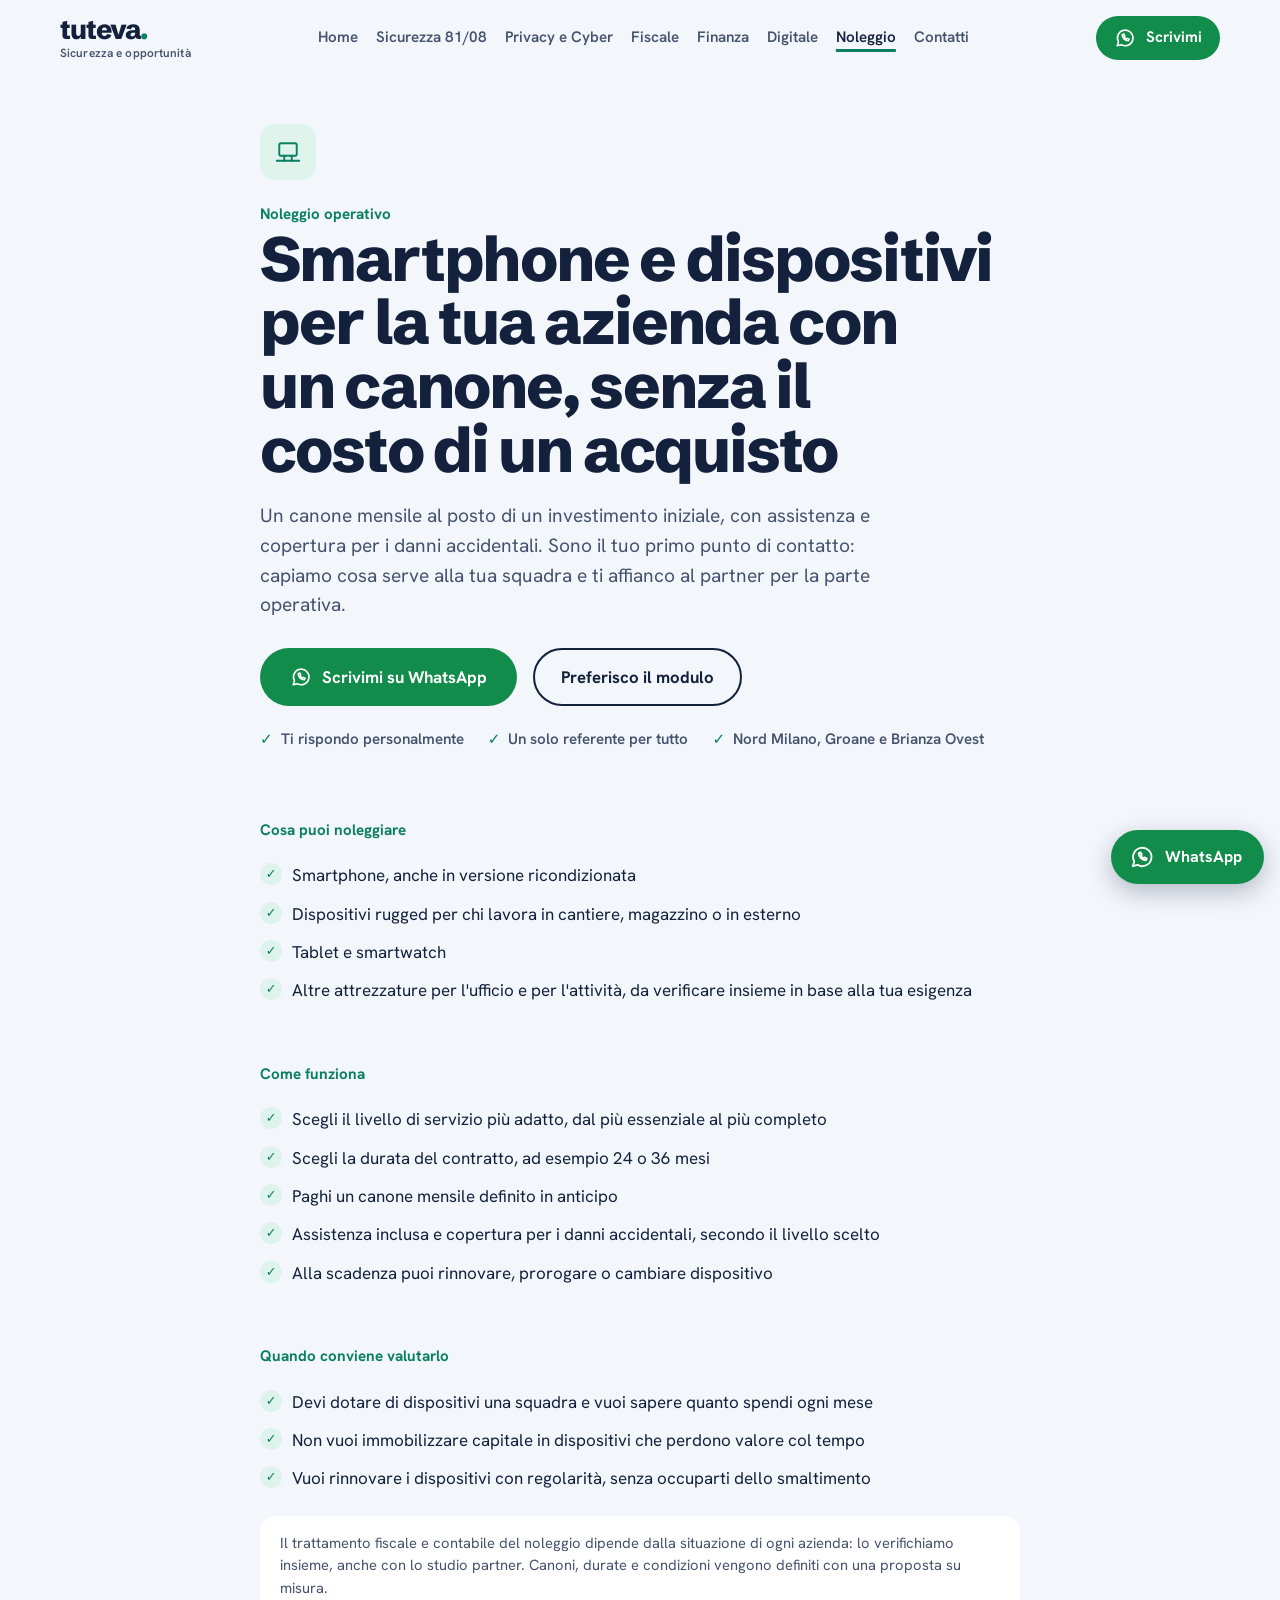
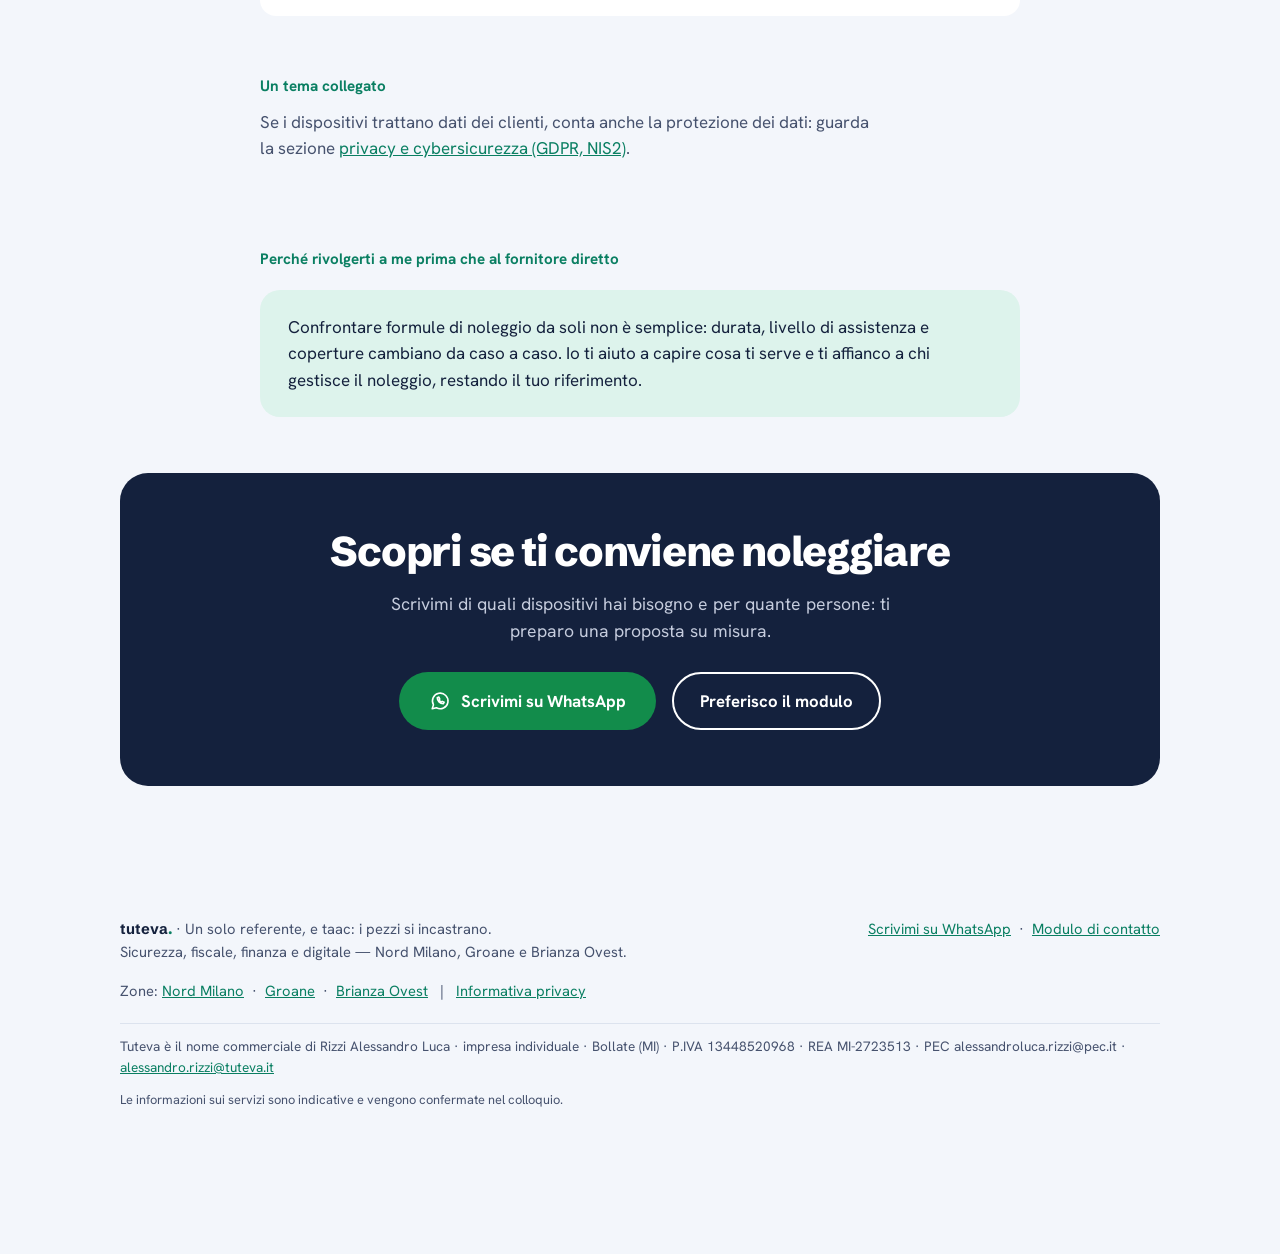
<file: noleggio-operativo.html>
<!doctype html>
<html lang="it">
<head>
<meta charset="utf-8">
<meta name="viewport" content="width=device-width, initial-scale=1, viewport-fit=cover">
<title>Noleggio operativo | Tuteva</title>
<meta name="description" content="Noleggio operativo di smartphone, tablet e dispositivi aziendali con assistenza: ti affianco al partner giusto.">
<link rel="canonical" href="https://tuteva.it/noleggio-operativo.html">
<meta property="og:title" content="Noleggio operativo | Tuteva">
<meta property="og:description" content="Noleggio operativo di smartphone, tablet e dispositivi aziendali con assistenza: ti affianco al partner giusto.">
<meta property="og:type" content="website">
<meta property="og:url" content="https://tuteva.it/noleggio-operativo.html">
<meta property="og:locale" content="it_IT">
<meta name="theme-color" content="#14213D">
<link rel="icon" href="data:image/svg+xml,%3Csvg xmlns=%27http://www.w3.org/2000/svg%27 viewBox=%270 0 64 64%27%3E%3Crect width=%2764%27 height=%2764%27 rx=%2716%27 fill=%27%2314213D%27/%3E%3Ccircle cx=%2732%27 cy=%2732%27 r=%2710%27 fill=%27%230A7F62%27/%3E%3C/svg%3E">
<link rel="preload" href="fonts/schibsted-grotesk.woff" as="font" type="font/woff" crossorigin> <link rel="preload" href="fonts/hanken-grotesk.woff" as="font" type="font/woff" crossorigin> <link rel="stylesheet" href="fonts/fonts.css">


<style>
/* Direzione C: sfondo chiaro freddo, navy + verde, grotesque moderni, tessere-domanda */
:root {
  --bg: #F3F6FB;
  --fg: #14213D;
  --fg-muted: #46526E;
  --accent: #0A7F62;
  --accent-tint: #DDF3EC;
  --navy: #14213D;
  --card-bg: #FFFFFF;
  --border: #DCE3EE;
  --font-display: 'Schibsted Grotesk', system-ui, sans-serif;
  --font-body: 'Hanken Grotesk', system-ui, sans-serif;
}
* { box-sizing: border-box; }
body {
  background: var(--bg); color: var(--fg);
  font-family: var(--font-body); font-size: 17px;
  margin: 0; padding: 0 20px;
  line-height: 1.55;
}
.wrap { max-width: 760px; margin: 0 auto; }
.wrap-wide { max-width: 1040px; margin: 0 auto; }
.center { text-align: center; }
h1, h2, h3 { font-family: var(--font-display); font-weight: 700; text-wrap: balance; line-height: 1.08; margin: 0; letter-spacing: -0.02em; }
h1 { font-size: clamp(2.2rem, 5.4vw, 3.9rem); font-weight: 800; letter-spacing: -0.03em; line-height: 1.02; }
h2 { font-size: clamp(1.7rem, 3.8vw, 2.6rem); font-weight: 800; letter-spacing: -0.03em; }
h3 { font-size: 1.3rem; }
p { margin: 0; }
a { color: var(--accent); }
a:focus-visible, button:focus-visible, input:focus-visible, select:focus-visible, textarea:focus-visible {
  outline: 3px solid var(--accent); outline-offset: 3px;
}
.eyebrow { color: var(--accent); font-weight: 700; font-size: 0.95rem; }
header.site {
  position: sticky; top: env(safe-area-inset-top, 0px); z-index: 10;
  background: var(--bg); padding-block: 16px;
}
header.site .row { display: flex; align-items: center; justify-content: space-between; gap: 12px 24px; flex-wrap: wrap; }
.brand { display: inline-flex; flex-direction: column; text-decoration: none; color: var(--fg); line-height: 1; }
.brand .wm { font-family: var(--font-display); font-weight: 800; font-size: 1.7rem; letter-spacing: -0.04em; }
.brand .wm i { font-style: normal; color: var(--accent); }
.brand .tag { font-size: 0.74rem; font-weight: 600; color: var(--fg-muted); margin-top: 5px; letter-spacing: 0.01em; }
nav.main { display: flex; gap: 6px 22px; flex-wrap: wrap; align-items: center; }
nav.main a { color: var(--fg-muted); text-decoration: none; font-size: 0.95rem; font-weight: 600; }
nav.main a:hover { color: var(--fg); }
nav.main a.active { color: var(--fg); text-decoration: underline; text-decoration-color: var(--accent); text-decoration-thickness: 3px; text-underline-offset: 7px; }
section { padding-block: 56px; }
section.tight { padding-block: 28px; }
.hero { padding-block: 48px 36px; }
.hero p.lead { font-size: 1.2rem; color: var(--fg-muted); max-width: 640px; margin-top: 20px; }
.center .lead { margin-inline: auto; }
.btn {
  display: inline-flex; align-items: center;
  background: var(--accent); color: #FFFFFF; font-weight: 700; text-decoration: none;
  padding: 16px 30px; border-radius: 999px; font-size: 1.05rem; margin-top: 28px;
  border: none; cursor: pointer; font-family: var(--font-body);
}
.btn:hover { background: #086A52; }
.greet {
  display: inline-flex; align-items: center; gap: 14px; background: var(--card-bg);
  padding: 8px 22px 8px 8px; border-radius: 999px; font-weight: 600;
  box-shadow: 0 4px 16px rgba(20,33,61,0.08);
}
.greet img { display: block; width: 52px; height: 52px; border-radius: 50%; object-fit: cover; object-position: 50% 30%; }
.asks { display: flex; flex-wrap: wrap; gap: 16px; }
.ask {
  flex: 1 1 380px; min-width: 0; text-decoration: none; color: var(--fg);
  background: var(--card-bg); border: 2px solid transparent; border-radius: 20px; padding: 28px;
  display: flex; gap: 20px; align-items: flex-start; box-shadow: 0 2px 10px rgba(20,33,61,0.06);
}
.ask:hover { border-color: var(--accent); }
.ask .t { display: block; font-family: var(--font-display); font-weight: 700; font-size: 1.4rem; line-height: 1.15; letter-spacing: -0.01em; }
.ask .d { display: block; margin-top: 6px; color: var(--fg-muted); font-size: 1rem; }
.card-icon, .hero-icon {
  flex: none; display: flex; align-items: center; justify-content: center;
  width: 56px; height: 56px; border-radius: 16px; background: var(--accent-tint); color: var(--accent);
}
.card-icon svg, .hero-icon svg { width: 30px; height: 30px; display: block; }
.hero-icon { margin-bottom: 20px; }
.band-white { background: var(--card-bg); margin: 0 -20px; padding: 80px 20px; }
.timeline { border-left: 3px solid #0FA37F; padding-left: 32px; display: flex; flex-direction: column; gap: 36px; margin-top: 36px; }
.timeline h3 { margin-bottom: 6px; }
.timeline p { color: var(--fg-muted); }
.zone { color: var(--fg-muted); max-width: 720px; margin: 36px auto 0; font-size: 1rem; }
.cta-band { background: var(--navy); color: #FFFFFF; border-radius: 28px; padding: 56px 32px; text-align: center; }
.cta-band p { color: #C5CCDD; max-width: 520px; margin: 16px auto 0; font-size: 1.1rem; }
.cta-band .btn { background: var(--accent-tint); color: var(--navy); }
.cta-band .btn:hover { background: #FFFFFF; }
.quote {
  background: var(--accent-tint); border-radius: 20px; padding: 24px 28px; margin-top: 18px;
  color: var(--fg);
}
.list-check { list-style: none; padding: 0; margin: 20px 0 0; display: flex; flex-direction: column; gap: 12px; }
.list-check li { padding-left: 32px; position: relative; }
.list-check li::before {
  content: "✓"; position: absolute; left: 0; top: 1px; width: 22px; height: 22px; border-radius: 50%;
  background: var(--accent-tint); color: var(--accent); font-weight: 800; font-size: 0.8rem;
  display: flex; align-items: center; justify-content: center;
}
.note-box {
  background: var(--card-bg); border-radius: 16px;
  padding: 16px 20px; margin-top: 24px; font-size: 0.92rem; color: var(--fg-muted);
}
form.contact { display: flex; flex-direction: column; gap: 16px; margin-top: 28px; max-width: 520px; }
form.contact label { font-size: 0.95rem; font-weight: 600; color: var(--fg); display: block; margin-bottom: 6px; }
form.contact input, form.contact select, form.contact textarea {
  width: 100%; padding: 13px 14px; border-radius: 12px; border: 1.5px solid var(--border);
  background: var(--card-bg); color: var(--fg); font-family: var(--font-body); font-size: 1rem;
}
form.contact textarea { min-height: 110px; resize: vertical; }
.form-status { font-size: 1rem; margin-top: 4px; display: none; }
.form-status.ok { color: var(--accent); font-weight: 600; display: block; }
footer.site {
  padding-block: 36px 48px; margin-top: 40px;
  color: var(--fg-muted); font-size: 0.92rem;
}
footer.site .row { display: flex; justify-content: space-between; gap: 16px; flex-wrap: wrap; }
hr.rule { border: none; border-top: 1px solid var(--border); margin-block: 8px; }

:root { --wa: #128C4B; --wa-dark: #0D7340; }
body { padding-bottom: 96px; }
.btn-wa { background: var(--wa); color: #FFFFFF; gap: 10px; }
.btn-wa:hover { background: var(--wa-dark); }
.btn svg { width: 22px; height: 22px; flex: none; display: block; }
.btn-ghost { background: transparent; color: var(--fg); border: 2px solid var(--fg); padding: 14px 26px; }
.btn-ghost:hover { background: var(--fg); color: #FFFFFF; }
.btn-sm { padding: 10px 18px; font-size: 0.95rem; margin-top: 0; }
.cta-row { display: flex; flex-wrap: wrap; gap: 12px 16px; align-items: center; margin-top: 28px; }
.cta-row .btn { margin-top: 0; }
.center .cta-row, .cta-band .cta-row { justify-content: center; }
.trust { display: flex; flex-wrap: wrap; gap: 8px 24px; list-style: none; padding: 0; margin: 22px 0 0; color: var(--fg-muted); font-size: 0.95rem; font-weight: 600; }
.center .trust { justify-content: center; }
.trust li::before { content: "✓"; color: var(--accent); margin-right: 8px; font-weight: 800; }
.cta-band .btn-ghost { background: transparent; color: #FFFFFF; border-color: #FFFFFF; }
.cta-band .btn-ghost:hover { background: #FFFFFF; color: var(--navy); }
.cta-band .btn-wa { background: var(--wa); color: #FFFFFF; }
.cta-band .btn-wa:hover { background: var(--wa-dark); }
.cta-band .cta-row { margin-top: 28px; }
.wa-float {
  position: fixed; z-index: 20;
  right: max(16px, env(safe-area-inset-right, 0px));
  bottom: calc(16px + env(safe-area-inset-bottom, 0px));
  display: inline-flex; align-items: center; gap: 10px;
  background: var(--wa); color: #FFFFFF; text-decoration: none; font-weight: 700;
  padding: 14px 22px 14px 18px; border-radius: 999px; font-size: 1rem;
  box-shadow: 0 8px 24px rgba(20,33,61,0.28);
}
.wa-float:hover { background: var(--wa-dark); }
.wa-float svg { width: 26px; height: 26px; display: block; }
.status-wa { display: none; margin-top: 8px; }
.status-wa.on { display: block; }
.consent { font-size: 0.88rem; color: var(--fg-muted); }
header.site .wrap-wide { max-width: 1160px; }
nav.main { gap: 6px 18px; }
@media (max-width: 1240px) { .hdr-cta { display: none; } }
@media (max-width: 700px) {
  .hdr-cta { display: none; }
  header.site { padding-block: 12px; }
  nav.main { flex-wrap: nowrap; overflow-x: auto; width: 100%; gap: 6px 18px; padding-bottom: 6px; scrollbar-width: none; }
  nav.main a { white-space: nowrap; }
  .hero { padding-block: 24px 28px; }
  .hero .hero-icon { display: none; }
}
@media (prefers-reduced-motion: no-preference) { .btn, .wa-float { transition: background .15s; } }

.others { display: grid; grid-template-columns: repeat(auto-fit, minmax(220px, 1fr)); gap: 12px; margin-top: 16px; }
.other { display: flex; gap: 12px; align-items: center; background: var(--card-bg); border-radius: 16px; padding: 14px 16px; text-decoration: none; color: var(--fg); font-family: var(--font-display); font-weight: 700; min-width: 0; }
.other:hover { outline: 2px solid var(--accent); }
.other .card-icon { width: 40px; height: 40px; border-radius: 12px; }
.other .card-icon svg { width: 22px; height: 22px; }
.zones { display: grid; grid-template-columns: repeat(auto-fit, minmax(240px, 1fr)); gap: 14px; margin-top: 28px; text-align: left; }
.zonecard { background: var(--card-bg); border-radius: 18px; padding: 22px; text-decoration: none; color: var(--fg); min-width: 0; }
.zonecard:hover { outline: 2px solid var(--accent); }
.zonecard strong { display: block; font-family: var(--font-display); font-size: 1.2rem; }
.zonecard span { display: block; margin-top: 6px; color: var(--fg-muted); font-size: 0.95rem; }
.label-sec { color: var(--fg-muted); font-weight: 700; font-size: 0.95rem; margin-top: 28px; }

.band-tint { background: #E6ECF6; margin: 0 -20px; padding: 48px 20px 52px; border-block: 1px solid #D3DCEB; }
.band-tint .label-sec { margin-top: 0; }
.band-tint .sub { color: var(--fg-muted); font-size: 1rem; margin-top: 6px; max-width: 640px; }
.band-tint .other { border: 1.5px solid #C5D1E4; box-shadow: none; }
.band-tint .others { margin-top: 20px; }
.cost-sec { padding-block: 104px 80px; }
.cta-band .trust { color: #C5CCDD; justify-content: center; margin-top: 22px; }
.cta-band .trust li::before { color: #7FE0C0; }
</style>

</head>
<body>

<header class="site">
  <div class="wrap-wide row">
    <a class="brand" href="index.html" aria-label="Tuteva, sicurezza e opportunit&agrave; per la tua azienda"><span class="wm">tuteva<i>.</i></span><span class="tag">Sicurezza e opportunit&agrave;</span></a>
    <nav class="main">
      <a href="index.html">Home</a>
      <a href="sicurezza-81-08.html">Sicurezza 81/08</a>
      <a href="cybersicurezza-privacy.html">Privacy e Cyber</a>
      <a href="fiscale.html">Fiscale</a>
      <a href="finanza-agevolata.html">Finanza</a>
      <a href="digitale.html">Digitale</a>
      <a href="noleggio-operativo.html" class="active">Noleggio</a>
      <a href="contatti.html">Contatti</a>
    </nav>
    <a class="btn btn-wa btn-sm hdr-cta" href="https://wa.me/393493159759?text=Ciao%20Alessandro%2C%20vorrei%20parlarti%20di%20un%27esigenza%20della%20mia%20azienda." target="_blank" rel="noopener" data-cta="header-wa"><svg viewBox="0 0 24 24" fill="none" stroke="currentColor" stroke-width="1.7" stroke-linecap="round" stroke-linejoin="round" aria-hidden="true"><path d="M3.5 20.5l1.4-4.3A8.5 8.5 0 1 1 8 19.3l-4.5 1.2z"/><path d="M9 8.5c0 3.6 2.9 6.5 6.5 6.5l1-1.6-2.1-1-1 .8c-1-.4-2-1.4-2.4-2.4l.8-1-1-2.1L9 8.5z"/></svg>Scrivimi</a>
  </div>
</header>


<section class="hero wrap">
  <span class="hero-icon"><svg viewBox="0 0 24 24" fill="none" stroke="currentColor" stroke-width="1.5" stroke-linecap="round" stroke-linejoin="round"><rect x="5" y="5" width="14" height="10" rx="1.5"/><path d="M3 19h18"/><path d="M9 15v4M15 15v4"/></svg></span>
  <span class="eyebrow">Noleggio operativo</span>
  <h1>Smartphone e dispositivi per la tua azienda con un canone, senza il costo di un acquisto</h1>
  <p class="lead">Un canone mensile al posto di un investimento iniziale, con assistenza e copertura per i danni accidentali. Sono il tuo primo punto di contatto: capiamo cosa serve alla tua squadra e ti affianco al partner per la parte operativa.</p>
  <div class="cta-row"><a class="btn btn-wa " href="https://wa.me/393493159759?text=Ciao%20Alessandro%2C%20vorrei%20capire%20se%20conviene%20noleggiare%20i%20dispositivi%20per%20la%20mia%20azienda.%20%5BRif%3A%20noleggio-operativo%5D" target="_blank" rel="noopener" data-cta="hero-wa"><svg viewBox="0 0 24 24" fill="none" stroke="currentColor" stroke-width="1.7" stroke-linecap="round" stroke-linejoin="round" aria-hidden="true"><path d="M3.5 20.5l1.4-4.3A8.5 8.5 0 1 1 8 19.3l-4.5 1.2z"/><path d="M9 8.5c0 3.6 2.9 6.5 6.5 6.5l1-1.6-2.1-1-1 .8c-1-.4-2-1.4-2.4-2.4l.8-1-1-2.1L9 8.5z"/></svg>Scrivimi su WhatsApp</a><a class="btn btn-ghost" href="contatti.html" data-cta="hero-form">Preferisco il modulo</a></div><ul class="trust"><li>Ti rispondo personalmente</li><li>Un solo referente per tutto</li><li>Nord Milano, Groane e Brianza Ovest</li></ul>
</section>

<section class="wrap tight">
  <span class="eyebrow">Cosa puoi noleggiare</span>
  <ul class="list-check">
    <li>Smartphone, anche in versione ricondizionata</li>
    <li>Dispositivi rugged per chi lavora in cantiere, magazzino o in esterno</li>
    <li>Tablet e smartwatch</li>
    <li>Altre attrezzature per l'ufficio e per l'attivit&agrave;, da verificare insieme in base alla tua esigenza</li>
  </ul>
</section>

<section class="wrap tight">
  <span class="eyebrow">Come funziona</span>
  <ul class="list-check">
    <li>Scegli il livello di servizio pi&ugrave; adatto, dal pi&ugrave; essenziale al pi&ugrave; completo</li>
    <li>Scegli la durata del contratto, ad esempio 24 o 36 mesi</li>
    <li>Paghi un canone mensile definito in anticipo</li>
    <li>Assistenza inclusa e copertura per i danni accidentali, secondo il livello scelto</li>
    <li>Alla scadenza puoi rinnovare, prorogare o cambiare dispositivo</li>
  </ul>
</section>

<section class="wrap tight">
  <span class="eyebrow">Quando conviene valutarlo</span>
  <ul class="list-check">
    <li>Devi dotare di dispositivi una squadra e vuoi sapere quanto spendi ogni mese</li>
    <li>Non vuoi immobilizzare capitale in dispositivi che perdono valore col tempo</li>
    <li>Vuoi rinnovare i dispositivi con regolarit&agrave;, senza occuparti dello smaltimento</li>
  </ul>
  <div class="note-box">Il trattamento fiscale e contabile del noleggio dipende dalla situazione di ogni azienda: lo verifichiamo insieme, anche con lo studio partner. Canoni, durate e condizioni vengono definiti con una proposta su misura.</div>
</section>

<section class="wrap tight">
  <span class="eyebrow">Un tema collegato</span>
  <p style="color:var(--fg-muted); margin-top:10px; max-width:620px;">Se i dispositivi trattano dati dei clienti, conta anche la protezione dei dati: guarda la sezione <a href="cybersicurezza-privacy.html">privacy e cybersicurezza (GDPR, NIS2)</a>.</p>
</section>

<section class="wrap">
  <span class="eyebrow">Perch&eacute; rivolgerti a me prima che al fornitore diretto</span>
  <p class="quote">Confrontare formule di noleggio da soli non &egrave; semplice: durata, livello di assistenza e coperture cambiano da caso a caso. Io ti aiuto a capire cosa ti serve e ti affianco a chi gestisce il noleggio, restando il tuo riferimento.</p>
</section>

<section class="wrap-wide" style="padding-top:0;">
  <div class="cta-band">
    <h2>Scopri se ti conviene noleggiare</h2>
    <p>Scrivimi di quali dispositivi hai bisogno e per quante persone: ti preparo una proposta su misura.</p>
    <div class="cta-row"><a class="btn btn-wa " href="https://wa.me/393493159759?text=Ciao%20Alessandro%2C%20vorrei%20capire%20se%20conviene%20noleggiare%20i%20dispositivi%20per%20la%20mia%20azienda.%20%5BRif%3A%20noleggio-operativo%5D" target="_blank" rel="noopener" data-cta="band-wa"><svg viewBox="0 0 24 24" fill="none" stroke="currentColor" stroke-width="1.7" stroke-linecap="round" stroke-linejoin="round" aria-hidden="true"><path d="M3.5 20.5l1.4-4.3A8.5 8.5 0 1 1 8 19.3l-4.5 1.2z"/><path d="M9 8.5c0 3.6 2.9 6.5 6.5 6.5l1-1.6-2.1-1-1 .8c-1-.4-2-1.4-2.4-2.4l.8-1-1-2.1L9 8.5z"/></svg>Scrivimi su WhatsApp</a><a class="btn btn-ghost" href="contatti.html" data-cta="band-form">Preferisco il modulo</a></div>
    
  </div>
</section>


<footer class="site">
  <div class="wrap-wide">
    <div class="row">
      <div>
        <strong style="font-family: var(--font-display); color: var(--fg);">tuteva<span style="color: var(--accent);">.</span></strong> &middot; Un solo referente, e taac: i pezzi si incastrano.<br>
        Sicurezza, fiscale, finanza e digitale &mdash; Nord Milano, Groane e Brianza Ovest.
      </div>
      <div>
        <a href="https://wa.me/393493159759?text=Ciao%20Alessandro%2C%20vorrei%20parlarti%20di%20un%27esigenza%20della%20mia%20azienda." target="_blank" rel="noopener" data-cta="footer-wa">Scrivimi su WhatsApp</a> &nbsp;&middot;&nbsp; <a href="contatti.html">Modulo di contatto</a>
      </div>
    </div>
    <p style="margin-top:16px;">Zone: <a href="zona-nord-milano.html">Nord Milano</a> &nbsp;&middot;&nbsp; <a href="zona-groane.html">Groane</a> &nbsp;&middot;&nbsp; <a href="zona-brianza-ovest.html">Brianza Ovest</a> &nbsp;&nbsp;|&nbsp;&nbsp; <a href="privacy.html">Informativa privacy</a></p>
    <hr class="rule" style="margin-top:20px;">
    <p style="margin-top:12px; font-size:0.85rem;">Tuteva &egrave; il nome commerciale di Rizzi Alessandro Luca &middot; impresa individuale &middot; Bollate (MI) &middot; P.IVA 13448520968 &middot; REA MI-2723513 &middot; PEC alessandroluca.rizzi@pec.it &middot; <a href="mailto:alessandro.rizzi@tuteva.it">alessandro.rizzi@tuteva.it</a></p>
    <p style="margin-top:12px; font-size:0.8rem;">Le informazioni sui servizi sono indicative e vengono confermate nel colloquio.</p>
  </div>
</footer>

<a class="wa-float" href="https://wa.me/393493159759?text=Ciao%20Alessandro%2C%20vorrei%20capire%20se%20conviene%20noleggiare%20i%20dispositivi%20per%20la%20mia%20azienda.%20%5BRif%3A%20noleggio-operativo%5D" target="_blank" rel="noopener" data-cta="float-wa" aria-label="Scrivimi su WhatsApp"><svg viewBox="0 0 24 24" fill="none" stroke="currentColor" stroke-width="1.7" stroke-linecap="round" stroke-linejoin="round" aria-hidden="true"><path d="M3.5 20.5l1.4-4.3A8.5 8.5 0 1 1 8 19.3l-4.5 1.2z"/><path d="M9 8.5c0 3.6 2.9 6.5 6.5 6.5l1-1.6-2.1-1-1 .8c-1-.4-2-1.4-2.4-2.4l.8-1-1-2.1L9 8.5z"/></svg><span>WhatsApp</span></a>
</body>
</html>
</file>
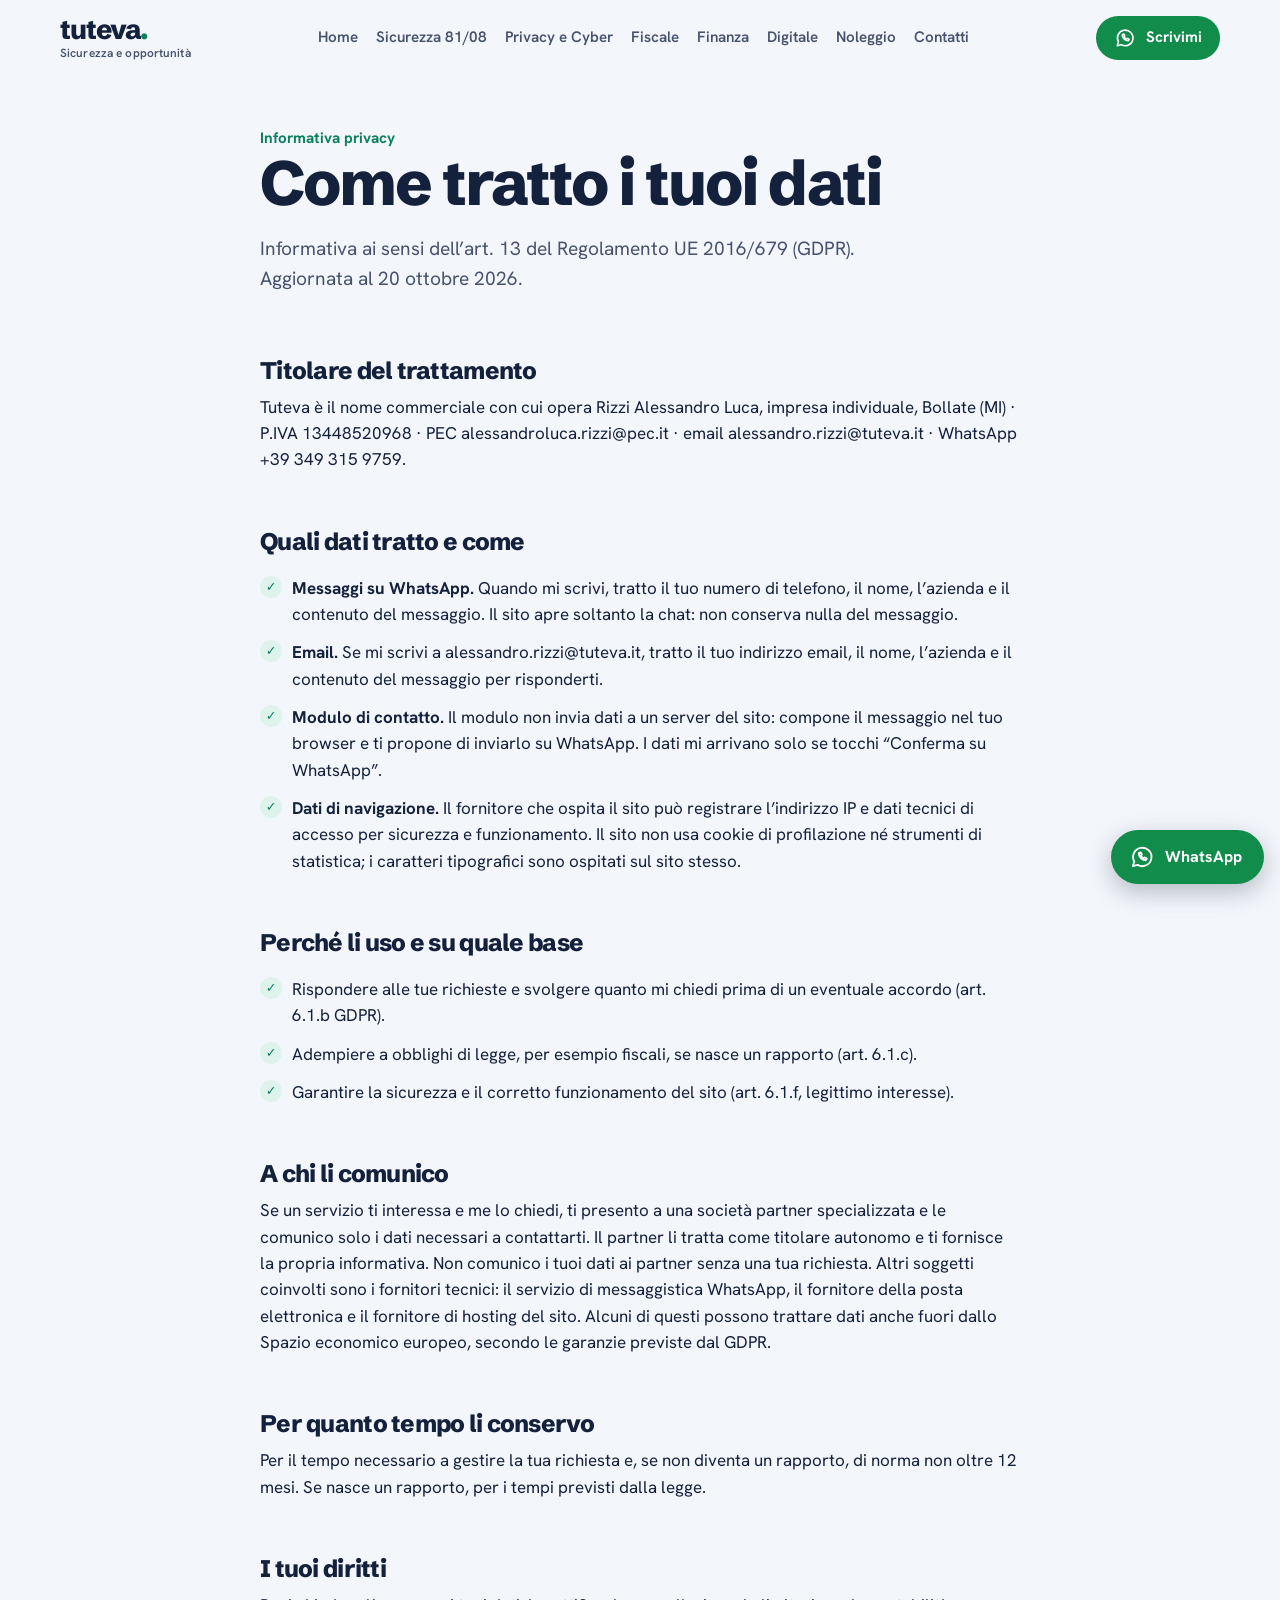
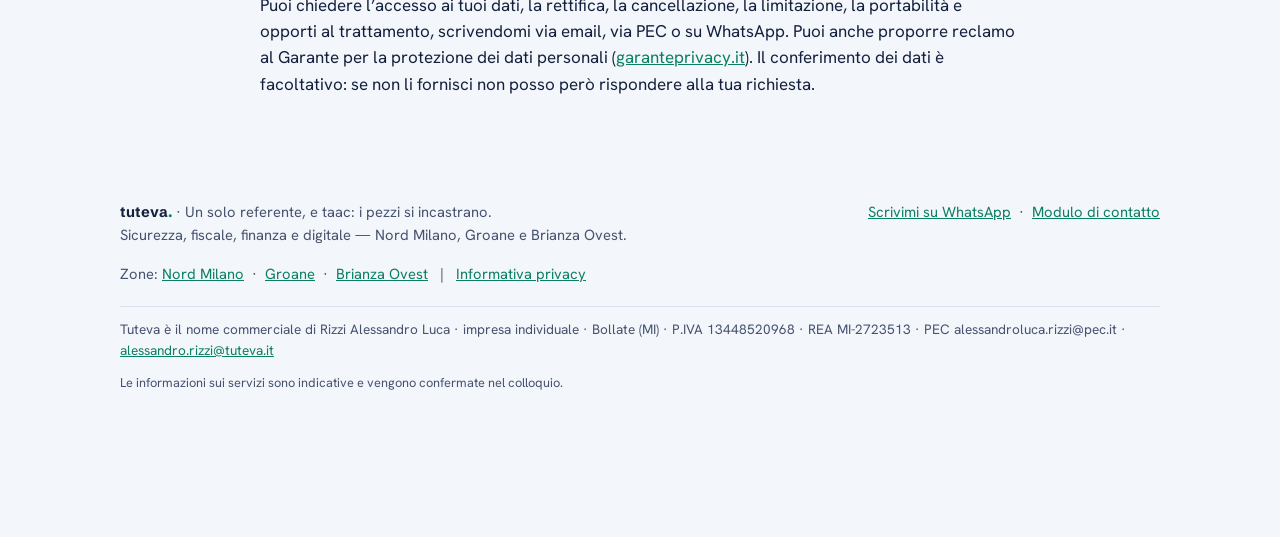
<file: privacy.html>
<!doctype html>
<html lang="it">
<head>
<meta charset="utf-8">
<meta name="viewport" content="width=device-width, initial-scale=1, viewport-fit=cover">
<title>Informativa privacy | Tuteva</title>
<meta name="description" content="Informativa sul trattamento dei dati personali ai sensi dell'art. 13 del GDPR.">
<link rel="canonical" href="https://tuteva.it/privacy.html">
<meta property="og:title" content="Informativa privacy | Tuteva">
<meta property="og:description" content="Informativa sul trattamento dei dati personali ai sensi dell'art. 13 del GDPR.">
<meta property="og:type" content="website">
<meta property="og:url" content="https://tuteva.it/privacy.html">
<meta property="og:locale" content="it_IT">
<meta name="theme-color" content="#14213D">
<link rel="icon" href="data:image/svg+xml,%3Csvg xmlns=%27http://www.w3.org/2000/svg%27 viewBox=%270 0 64 64%27%3E%3Crect width=%2764%27 height=%2764%27 rx=%2716%27 fill=%27%2314213D%27/%3E%3Ccircle cx=%2732%27 cy=%2732%27 r=%2710%27 fill=%27%230A7F62%27/%3E%3C/svg%3E">
<link rel="preload" href="fonts/schibsted-grotesk.woff" as="font" type="font/woff" crossorigin> <link rel="preload" href="fonts/hanken-grotesk.woff" as="font" type="font/woff" crossorigin> <link rel="stylesheet" href="fonts/fonts.css">


<style>
/* Direzione C: sfondo chiaro freddo, navy + verde, grotesque moderni, tessere-domanda */
:root {
  --bg: #F3F6FB;
  --fg: #14213D;
  --fg-muted: #46526E;
  --accent: #0A7F62;
  --accent-tint: #DDF3EC;
  --navy: #14213D;
  --card-bg: #FFFFFF;
  --border: #DCE3EE;
  --font-display: 'Schibsted Grotesk', system-ui, sans-serif;
  --font-body: 'Hanken Grotesk', system-ui, sans-serif;
}
* { box-sizing: border-box; }
body {
  background: var(--bg); color: var(--fg);
  font-family: var(--font-body); font-size: 17px;
  margin: 0; padding: 0 20px;
  line-height: 1.55;
}
.wrap { max-width: 760px; margin: 0 auto; }
.wrap-wide { max-width: 1040px; margin: 0 auto; }
.center { text-align: center; }
h1, h2, h3 { font-family: var(--font-display); font-weight: 700; text-wrap: balance; line-height: 1.08; margin: 0; letter-spacing: -0.02em; }
h1 { font-size: clamp(2.2rem, 5.4vw, 3.9rem); font-weight: 800; letter-spacing: -0.03em; line-height: 1.02; }
h2 { font-size: clamp(1.7rem, 3.8vw, 2.6rem); font-weight: 800; letter-spacing: -0.03em; }
h3 { font-size: 1.3rem; }
p { margin: 0; }
a { color: var(--accent); }
a:focus-visible, button:focus-visible, input:focus-visible, select:focus-visible, textarea:focus-visible {
  outline: 3px solid var(--accent); outline-offset: 3px;
}
.eyebrow { color: var(--accent); font-weight: 700; font-size: 0.95rem; }
header.site {
  position: sticky; top: env(safe-area-inset-top, 0px); z-index: 10;
  background: var(--bg); padding-block: 16px;
}
header.site .row { display: flex; align-items: center; justify-content: space-between; gap: 12px 24px; flex-wrap: wrap; }
.brand { display: inline-flex; flex-direction: column; text-decoration: none; color: var(--fg); line-height: 1; }
.brand .wm { font-family: var(--font-display); font-weight: 800; font-size: 1.7rem; letter-spacing: -0.04em; }
.brand .wm i { font-style: normal; color: var(--accent); }
.brand .tag { font-size: 0.74rem; font-weight: 600; color: var(--fg-muted); margin-top: 5px; letter-spacing: 0.01em; }
nav.main { display: flex; gap: 6px 22px; flex-wrap: wrap; align-items: center; }
nav.main a { color: var(--fg-muted); text-decoration: none; font-size: 0.95rem; font-weight: 600; }
nav.main a:hover { color: var(--fg); }
nav.main a.active { color: var(--fg); text-decoration: underline; text-decoration-color: var(--accent); text-decoration-thickness: 3px; text-underline-offset: 7px; }
section { padding-block: 56px; }
section.tight { padding-block: 28px; }
.hero { padding-block: 48px 36px; }
.hero p.lead { font-size: 1.2rem; color: var(--fg-muted); max-width: 640px; margin-top: 20px; }
.center .lead { margin-inline: auto; }
.btn {
  display: inline-flex; align-items: center;
  background: var(--accent); color: #FFFFFF; font-weight: 700; text-decoration: none;
  padding: 16px 30px; border-radius: 999px; font-size: 1.05rem; margin-top: 28px;
  border: none; cursor: pointer; font-family: var(--font-body);
}
.btn:hover { background: #086A52; }
.greet {
  display: inline-flex; align-items: center; gap: 14px; background: var(--card-bg);
  padding: 8px 22px 8px 8px; border-radius: 999px; font-weight: 600;
  box-shadow: 0 4px 16px rgba(20,33,61,0.08);
}
.greet img { display: block; width: 52px; height: 52px; border-radius: 50%; object-fit: cover; object-position: 50% 30%; }
.asks { display: flex; flex-wrap: wrap; gap: 16px; }
.ask {
  flex: 1 1 380px; min-width: 0; text-decoration: none; color: var(--fg);
  background: var(--card-bg); border: 2px solid transparent; border-radius: 20px; padding: 28px;
  display: flex; gap: 20px; align-items: flex-start; box-shadow: 0 2px 10px rgba(20,33,61,0.06);
}
.ask:hover { border-color: var(--accent); }
.ask .t { display: block; font-family: var(--font-display); font-weight: 700; font-size: 1.4rem; line-height: 1.15; letter-spacing: -0.01em; }
.ask .d { display: block; margin-top: 6px; color: var(--fg-muted); font-size: 1rem; }
.card-icon, .hero-icon {
  flex: none; display: flex; align-items: center; justify-content: center;
  width: 56px; height: 56px; border-radius: 16px; background: var(--accent-tint); color: var(--accent);
}
.card-icon svg, .hero-icon svg { width: 30px; height: 30px; display: block; }
.hero-icon { margin-bottom: 20px; }
.band-white { background: var(--card-bg); margin: 0 -20px; padding: 80px 20px; }
.timeline { border-left: 3px solid #0FA37F; padding-left: 32px; display: flex; flex-direction: column; gap: 36px; margin-top: 36px; }
.timeline h3 { margin-bottom: 6px; }
.timeline p { color: var(--fg-muted); }
.zone { color: var(--fg-muted); max-width: 720px; margin: 36px auto 0; font-size: 1rem; }
.cta-band { background: var(--navy); color: #FFFFFF; border-radius: 28px; padding: 56px 32px; text-align: center; }
.cta-band p { color: #C5CCDD; max-width: 520px; margin: 16px auto 0; font-size: 1.1rem; }
.cta-band .btn { background: var(--accent-tint); color: var(--navy); }
.cta-band .btn:hover { background: #FFFFFF; }
.quote {
  background: var(--accent-tint); border-radius: 20px; padding: 24px 28px; margin-top: 18px;
  color: var(--fg);
}
.list-check { list-style: none; padding: 0; margin: 20px 0 0; display: flex; flex-direction: column; gap: 12px; }
.list-check li { padding-left: 32px; position: relative; }
.list-check li::before {
  content: "✓"; position: absolute; left: 0; top: 1px; width: 22px; height: 22px; border-radius: 50%;
  background: var(--accent-tint); color: var(--accent); font-weight: 800; font-size: 0.8rem;
  display: flex; align-items: center; justify-content: center;
}
.note-box {
  background: var(--card-bg); border-radius: 16px;
  padding: 16px 20px; margin-top: 24px; font-size: 0.92rem; color: var(--fg-muted);
}
form.contact { display: flex; flex-direction: column; gap: 16px; margin-top: 28px; max-width: 520px; }
form.contact label { font-size: 0.95rem; font-weight: 600; color: var(--fg); display: block; margin-bottom: 6px; }
form.contact input, form.contact select, form.contact textarea {
  width: 100%; padding: 13px 14px; border-radius: 12px; border: 1.5px solid var(--border);
  background: var(--card-bg); color: var(--fg); font-family: var(--font-body); font-size: 1rem;
}
form.contact textarea { min-height: 110px; resize: vertical; }
.form-status { font-size: 1rem; margin-top: 4px; display: none; }
.form-status.ok { color: var(--accent); font-weight: 600; display: block; }
footer.site {
  padding-block: 36px 48px; margin-top: 40px;
  color: var(--fg-muted); font-size: 0.92rem;
}
footer.site .row { display: flex; justify-content: space-between; gap: 16px; flex-wrap: wrap; }
hr.rule { border: none; border-top: 1px solid var(--border); margin-block: 8px; }

:root { --wa: #128C4B; --wa-dark: #0D7340; }
body { padding-bottom: 96px; }
.btn-wa { background: var(--wa); color: #FFFFFF; gap: 10px; }
.btn-wa:hover { background: var(--wa-dark); }
.btn svg { width: 22px; height: 22px; flex: none; display: block; }
.btn-ghost { background: transparent; color: var(--fg); border: 2px solid var(--fg); padding: 14px 26px; }
.btn-ghost:hover { background: var(--fg); color: #FFFFFF; }
.btn-sm { padding: 10px 18px; font-size: 0.95rem; margin-top: 0; }
.cta-row { display: flex; flex-wrap: wrap; gap: 12px 16px; align-items: center; margin-top: 28px; }
.cta-row .btn { margin-top: 0; }
.center .cta-row, .cta-band .cta-row { justify-content: center; }
.trust { display: flex; flex-wrap: wrap; gap: 8px 24px; list-style: none; padding: 0; margin: 22px 0 0; color: var(--fg-muted); font-size: 0.95rem; font-weight: 600; }
.center .trust { justify-content: center; }
.trust li::before { content: "✓"; color: var(--accent); margin-right: 8px; font-weight: 800; }
.cta-band .btn-ghost { background: transparent; color: #FFFFFF; border-color: #FFFFFF; }
.cta-band .btn-ghost:hover { background: #FFFFFF; color: var(--navy); }
.cta-band .btn-wa { background: var(--wa); color: #FFFFFF; }
.cta-band .btn-wa:hover { background: var(--wa-dark); }
.cta-band .cta-row { margin-top: 28px; }
.wa-float {
  position: fixed; z-index: 20;
  right: max(16px, env(safe-area-inset-right, 0px));
  bottom: calc(16px + env(safe-area-inset-bottom, 0px));
  display: inline-flex; align-items: center; gap: 10px;
  background: var(--wa); color: #FFFFFF; text-decoration: none; font-weight: 700;
  padding: 14px 22px 14px 18px; border-radius: 999px; font-size: 1rem;
  box-shadow: 0 8px 24px rgba(20,33,61,0.28);
}
.wa-float:hover { background: var(--wa-dark); }
.wa-float svg { width: 26px; height: 26px; display: block; }
.status-wa { display: none; margin-top: 8px; }
.status-wa.on { display: block; }
.consent { font-size: 0.88rem; color: var(--fg-muted); }
header.site .wrap-wide { max-width: 1160px; }
nav.main { gap: 6px 18px; }
@media (max-width: 1240px) { .hdr-cta { display: none; } }
@media (max-width: 700px) {
  .hdr-cta { display: none; }
  header.site { padding-block: 12px; }
  nav.main { flex-wrap: nowrap; overflow-x: auto; width: 100%; gap: 6px 18px; padding-bottom: 6px; scrollbar-width: none; }
  nav.main a { white-space: nowrap; }
  .hero { padding-block: 24px 28px; }
  .hero .hero-icon { display: none; }
}
@media (prefers-reduced-motion: no-preference) { .btn, .wa-float { transition: background .15s; } }

.others { display: grid; grid-template-columns: repeat(auto-fit, minmax(220px, 1fr)); gap: 12px; margin-top: 16px; }
.other { display: flex; gap: 12px; align-items: center; background: var(--card-bg); border-radius: 16px; padding: 14px 16px; text-decoration: none; color: var(--fg); font-family: var(--font-display); font-weight: 700; min-width: 0; }
.other:hover { outline: 2px solid var(--accent); }
.other .card-icon { width: 40px; height: 40px; border-radius: 12px; }
.other .card-icon svg { width: 22px; height: 22px; }
.zones { display: grid; grid-template-columns: repeat(auto-fit, minmax(240px, 1fr)); gap: 14px; margin-top: 28px; text-align: left; }
.zonecard { background: var(--card-bg); border-radius: 18px; padding: 22px; text-decoration: none; color: var(--fg); min-width: 0; }
.zonecard:hover { outline: 2px solid var(--accent); }
.zonecard strong { display: block; font-family: var(--font-display); font-size: 1.2rem; }
.zonecard span { display: block; margin-top: 6px; color: var(--fg-muted); font-size: 0.95rem; }
.label-sec { color: var(--fg-muted); font-weight: 700; font-size: 0.95rem; margin-top: 28px; }

.band-tint { background: #E6ECF6; margin: 0 -20px; padding: 48px 20px 52px; border-block: 1px solid #D3DCEB; }
.band-tint .label-sec { margin-top: 0; }
.band-tint .sub { color: var(--fg-muted); font-size: 1rem; margin-top: 6px; max-width: 640px; }
.band-tint .other { border: 1.5px solid #C5D1E4; box-shadow: none; }
.band-tint .others { margin-top: 20px; }
.cost-sec { padding-block: 104px 80px; }
.cta-band .trust { color: #C5CCDD; justify-content: center; margin-top: 22px; }
.cta-band .trust li::before { color: #7FE0C0; }
</style>

</head>
<body>

<header class="site">
  <div class="wrap-wide row">
    <a class="brand" href="index.html" aria-label="Tuteva, sicurezza e opportunit&agrave; per la tua azienda"><span class="wm">tuteva<i>.</i></span><span class="tag">Sicurezza e opportunit&agrave;</span></a>
    <nav class="main">
      <a href="index.html">Home</a>
      <a href="sicurezza-81-08.html">Sicurezza 81/08</a>
      <a href="cybersicurezza-privacy.html">Privacy e Cyber</a>
      <a href="fiscale.html">Fiscale</a>
      <a href="finanza-agevolata.html">Finanza</a>
      <a href="digitale.html">Digitale</a>
      <a href="noleggio-operativo.html">Noleggio</a>
      <a href="contatti.html">Contatti</a>
    </nav>
    <a class="btn btn-wa btn-sm hdr-cta" href="https://wa.me/393493159759?text=Ciao%20Alessandro%2C%20vorrei%20parlarti%20di%20un%27esigenza%20della%20mia%20azienda." target="_blank" rel="noopener" data-cta="header-wa"><svg viewBox="0 0 24 24" fill="none" stroke="currentColor" stroke-width="1.7" stroke-linecap="round" stroke-linejoin="round" aria-hidden="true"><path d="M3.5 20.5l1.4-4.3A8.5 8.5 0 1 1 8 19.3l-4.5 1.2z"/><path d="M9 8.5c0 3.6 2.9 6.5 6.5 6.5l1-1.6-2.1-1-1 .8c-1-.4-2-1.4-2.4-2.4l.8-1-1-2.1L9 8.5z"/></svg>Scrivimi</a>
  </div>
</header>


<section class="hero wrap">
  <span class="eyebrow">Informativa privacy</span>
  <h1>Come tratto i tuoi dati</h1>
  <p class="lead">Informativa ai sensi dell&rsquo;art. 13 del Regolamento UE 2016/679 (GDPR). Aggiornata al 20 ottobre 2026.</p>
</section>
<section class="wrap tight">
  <h2 style="font-size:1.5rem;">Titolare del trattamento</h2>
  <p style="margin-top:10px;">Tuteva &egrave; il nome commerciale con cui opera Rizzi Alessandro Luca, impresa individuale, Bollate (MI) &middot; P.IVA 13448520968 &middot; PEC alessandroluca.rizzi@pec.it &middot; email alessandro.rizzi@tuteva.it &middot; WhatsApp +39 349 315 9759.</p>
</section>
<section class="wrap tight">
  <h2 style="font-size:1.5rem;">Quali dati tratto e come</h2>
  <ul class="list-check">
    <li><strong>Messaggi su WhatsApp.</strong> Quando mi scrivi, tratto il tuo numero di telefono, il nome, l&rsquo;azienda e il contenuto del messaggio. Il sito apre soltanto la chat: non conserva nulla del messaggio.</li>
    <li><strong>Email.</strong> Se mi scrivi a alessandro.rizzi@tuteva.it, tratto il tuo indirizzo email, il nome, l&rsquo;azienda e il contenuto del messaggio per risponderti.</li>
    <li><strong>Modulo di contatto.</strong> Il modulo non invia dati a un server del sito: compone il messaggio nel tuo browser e ti propone di inviarlo su WhatsApp. I dati mi arrivano solo se tocchi &ldquo;Conferma su WhatsApp&rdquo;.</li>
    <li><strong>Dati di navigazione.</strong> Il fornitore che ospita il sito pu&ograve; registrare l&rsquo;indirizzo IP e dati tecnici di accesso per sicurezza e funzionamento. Il sito non usa cookie di profilazione n&eacute; strumenti di statistica; i caratteri tipografici sono ospitati sul sito stesso.</li>
  </ul>
</section>
<section class="wrap tight">
  <h2 style="font-size:1.5rem;">Perch&eacute; li uso e su quale base</h2>
  <ul class="list-check">
    <li>Rispondere alle tue richieste e svolgere quanto mi chiedi prima di un eventuale accordo (art. 6.1.b GDPR).</li>
    <li>Adempiere a obblighi di legge, per esempio fiscali, se nasce un rapporto (art. 6.1.c).</li>
    <li>Garantire la sicurezza e il corretto funzionamento del sito (art. 6.1.f, legittimo interesse).</li>
  </ul>
</section>
<section class="wrap tight">
  <h2 style="font-size:1.5rem;">A chi li comunico</h2>
  <p style="margin-top:10px;">Se un servizio ti interessa e me lo chiedi, ti presento a una societ&agrave; partner specializzata e le comunico solo i dati necessari a contattarti. Il partner li tratta come titolare autonomo e ti fornisce la propria informativa. Non comunico i tuoi dati ai partner senza una tua richiesta. Altri soggetti coinvolti sono i fornitori tecnici: il servizio di messaggistica WhatsApp, il fornitore della posta elettronica e il fornitore di hosting del sito. Alcuni di questi possono trattare dati anche fuori dallo Spazio economico europeo, secondo le garanzie previste dal GDPR.</p>
</section>
<section class="wrap tight">
  <h2 style="font-size:1.5rem;">Per quanto tempo li conservo</h2>
  <p style="margin-top:10px;">Per il tempo necessario a gestire la tua richiesta e, se non diventa un rapporto, di norma non oltre 12 mesi. Se nasce un rapporto, per i tempi previsti dalla legge.</p>
</section>
<section class="wrap tight">
  <h2 style="font-size:1.5rem;">I tuoi diritti</h2>
  <p style="margin-top:10px;">Puoi chiedere l&rsquo;accesso ai tuoi dati, la rettifica, la cancellazione, la limitazione, la portabilit&agrave; e opporti al trattamento, scrivendomi via email, via PEC o su WhatsApp. Puoi anche proporre reclamo al Garante per la protezione dei dati personali (<a href="https://www.garanteprivacy.it" rel="noopener">garanteprivacy.it</a>). Il conferimento dei dati &egrave; facoltativo: se non li fornisci non posso per&ograve; rispondere alla tua richiesta.</p>
</section>


<footer class="site">
  <div class="wrap-wide">
    <div class="row">
      <div>
        <strong style="font-family: var(--font-display); color: var(--fg);">tuteva<span style="color: var(--accent);">.</span></strong> &middot; Un solo referente, e taac: i pezzi si incastrano.<br>
        Sicurezza, fiscale, finanza e digitale &mdash; Nord Milano, Groane e Brianza Ovest.
      </div>
      <div>
        <a href="https://wa.me/393493159759?text=Ciao%20Alessandro%2C%20vorrei%20parlarti%20di%20un%27esigenza%20della%20mia%20azienda." target="_blank" rel="noopener" data-cta="footer-wa">Scrivimi su WhatsApp</a> &nbsp;&middot;&nbsp; <a href="contatti.html">Modulo di contatto</a>
      </div>
    </div>
    <p style="margin-top:16px;">Zone: <a href="zona-nord-milano.html">Nord Milano</a> &nbsp;&middot;&nbsp; <a href="zona-groane.html">Groane</a> &nbsp;&middot;&nbsp; <a href="zona-brianza-ovest.html">Brianza Ovest</a> &nbsp;&nbsp;|&nbsp;&nbsp; <a href="privacy.html">Informativa privacy</a></p>
    <hr class="rule" style="margin-top:20px;">
    <p style="margin-top:12px; font-size:0.85rem;">Tuteva &egrave; il nome commerciale di Rizzi Alessandro Luca &middot; impresa individuale &middot; Bollate (MI) &middot; P.IVA 13448520968 &middot; REA MI-2723513 &middot; PEC alessandroluca.rizzi@pec.it &middot; <a href="mailto:alessandro.rizzi@tuteva.it">alessandro.rizzi@tuteva.it</a></p>
    <p style="margin-top:12px; font-size:0.8rem;">Le informazioni sui servizi sono indicative e vengono confermate nel colloquio.</p>
  </div>
</footer>

<a class="wa-float" href="https://wa.me/393493159759?text=Ciao%20Alessandro%2C%20vorrei%20parlarti%20di%20un%27esigenza%20della%20mia%20azienda.%20%5BRif%3A%20privacy%5D" target="_blank" rel="noopener" data-cta="float-wa" aria-label="Scrivimi su WhatsApp"><svg viewBox="0 0 24 24" fill="none" stroke="currentColor" stroke-width="1.7" stroke-linecap="round" stroke-linejoin="round" aria-hidden="true"><path d="M3.5 20.5l1.4-4.3A8.5 8.5 0 1 1 8 19.3l-4.5 1.2z"/><path d="M9 8.5c0 3.6 2.9 6.5 6.5 6.5l1-1.6-2.1-1-1 .8c-1-.4-2-1.4-2.4-2.4l.8-1-1-2.1L9 8.5z"/></svg><span>WhatsApp</span></a>
</body>
</html>
</file>
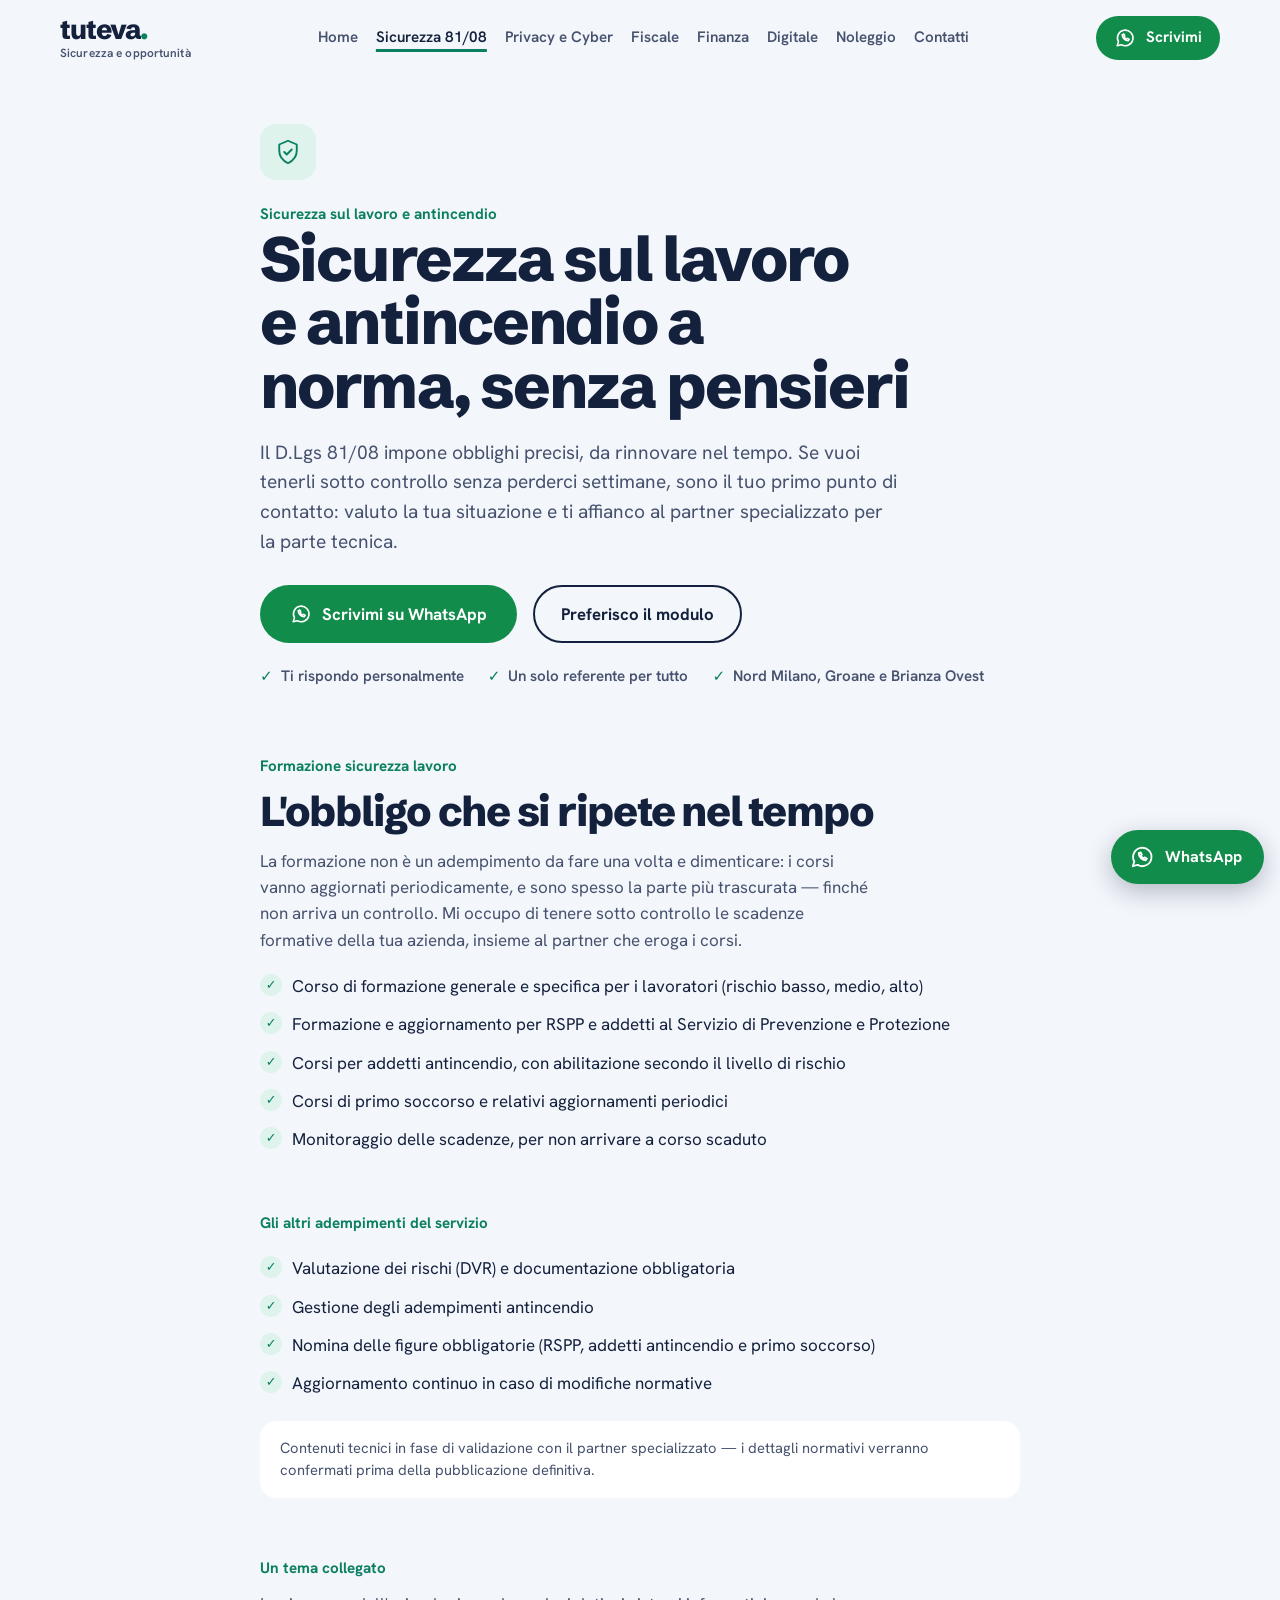
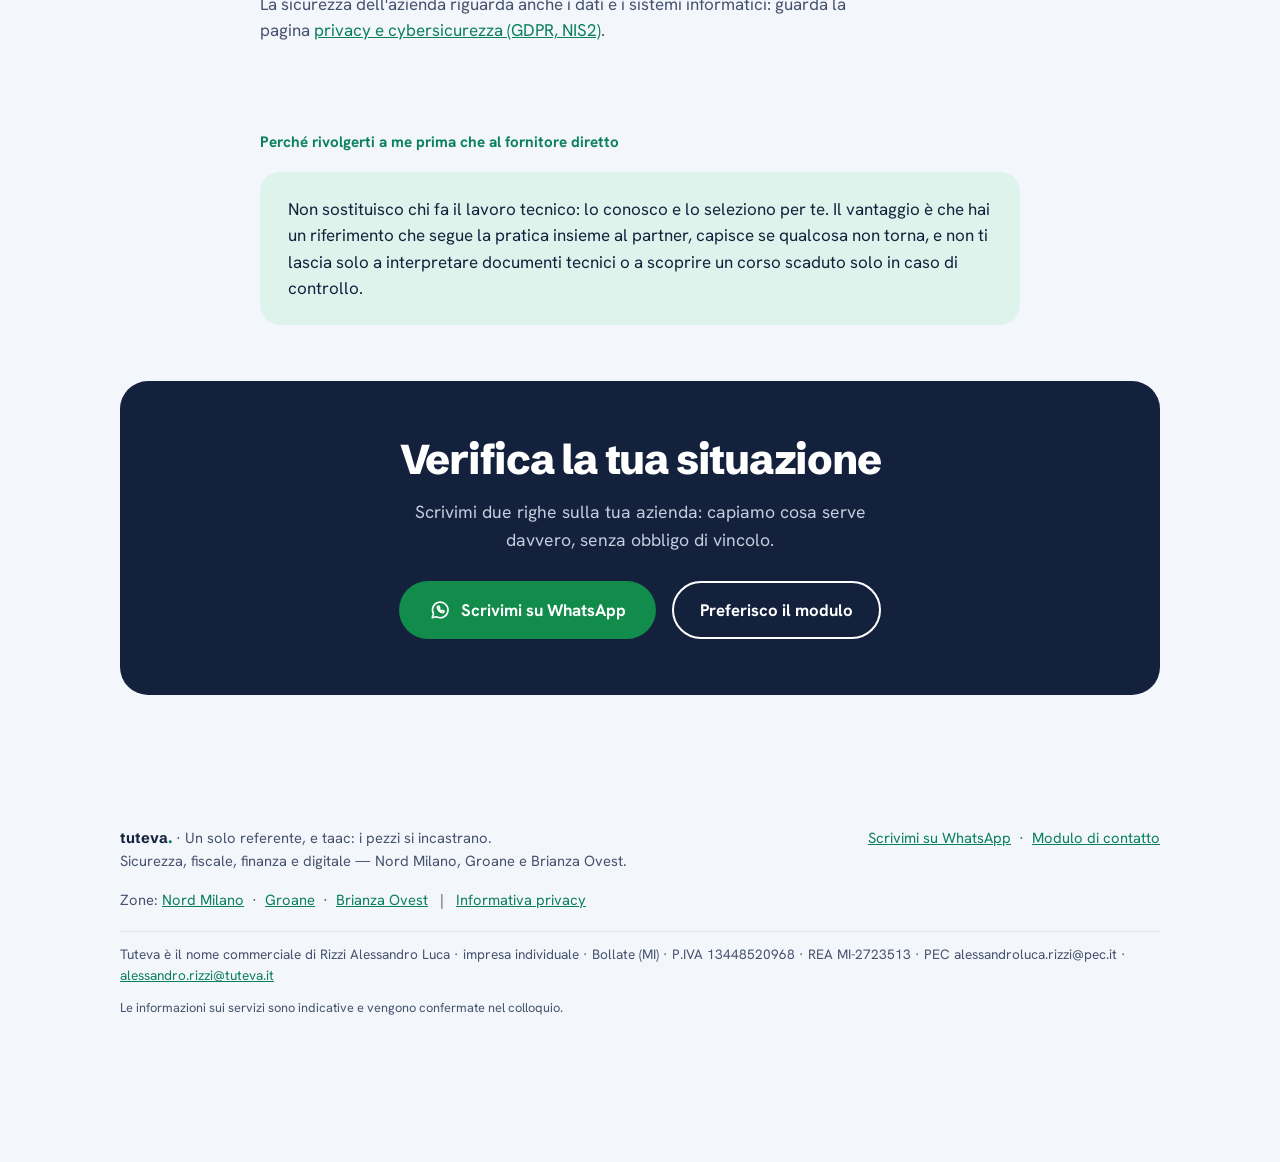
<file: sicurezza-81-08.html>
<!doctype html>
<html lang="it">
<head>
<meta charset="utf-8">
<meta name="viewport" content="width=device-width, initial-scale=1, viewport-fit=cover">
<title>Sicurezza sul Lavoro 81/08 e Antincendio | Tuteva</title>
<meta name="description" content="Sicurezza sul lavoro e antincendio per le aziende del Nord Milano, Groane e Brianza Ovest: un solo referente che ti affianca ai partner specializzati.">
<link rel="canonical" href="https://tuteva.it/sicurezza-81-08.html">
<meta property="og:title" content="Sicurezza sul Lavoro 81/08 e Antincendio | Tuteva">
<meta property="og:description" content="Sicurezza sul lavoro e antincendio per le aziende del Nord Milano, Groane e Brianza Ovest: un solo referente che ti affianca ai partner specializzati.">
<meta property="og:type" content="website">
<meta property="og:url" content="https://tuteva.it/sicurezza-81-08.html">
<meta property="og:locale" content="it_IT">
<meta name="theme-color" content="#14213D">
<link rel="icon" href="data:image/svg+xml,%3Csvg xmlns=%27http://www.w3.org/2000/svg%27 viewBox=%270 0 64 64%27%3E%3Crect width=%2764%27 height=%2764%27 rx=%2716%27 fill=%27%2314213D%27/%3E%3Ccircle cx=%2732%27 cy=%2732%27 r=%2710%27 fill=%27%230A7F62%27/%3E%3C/svg%3E">
<link rel="preload" href="fonts/schibsted-grotesk.woff" as="font" type="font/woff" crossorigin> <link rel="preload" href="fonts/hanken-grotesk.woff" as="font" type="font/woff" crossorigin> <link rel="stylesheet" href="fonts/fonts.css">


<style>
/* Direzione C: sfondo chiaro freddo, navy + verde, grotesque moderni, tessere-domanda */
:root {
  --bg: #F3F6FB;
  --fg: #14213D;
  --fg-muted: #46526E;
  --accent: #0A7F62;
  --accent-tint: #DDF3EC;
  --navy: #14213D;
  --card-bg: #FFFFFF;
  --border: #DCE3EE;
  --font-display: 'Schibsted Grotesk', system-ui, sans-serif;
  --font-body: 'Hanken Grotesk', system-ui, sans-serif;
}
* { box-sizing: border-box; }
body {
  background: var(--bg); color: var(--fg);
  font-family: var(--font-body); font-size: 17px;
  margin: 0; padding: 0 20px;
  line-height: 1.55;
}
.wrap { max-width: 760px; margin: 0 auto; }
.wrap-wide { max-width: 1040px; margin: 0 auto; }
.center { text-align: center; }
h1, h2, h3 { font-family: var(--font-display); font-weight: 700; text-wrap: balance; line-height: 1.08; margin: 0; letter-spacing: -0.02em; }
h1 { font-size: clamp(2.2rem, 5.4vw, 3.9rem); font-weight: 800; letter-spacing: -0.03em; line-height: 1.02; }
h2 { font-size: clamp(1.7rem, 3.8vw, 2.6rem); font-weight: 800; letter-spacing: -0.03em; }
h3 { font-size: 1.3rem; }
p { margin: 0; }
a { color: var(--accent); }
a:focus-visible, button:focus-visible, input:focus-visible, select:focus-visible, textarea:focus-visible {
  outline: 3px solid var(--accent); outline-offset: 3px;
}
.eyebrow { color: var(--accent); font-weight: 700; font-size: 0.95rem; }
header.site {
  position: sticky; top: env(safe-area-inset-top, 0px); z-index: 10;
  background: var(--bg); padding-block: 16px;
}
header.site .row { display: flex; align-items: center; justify-content: space-between; gap: 12px 24px; flex-wrap: wrap; }
.brand { display: inline-flex; flex-direction: column; text-decoration: none; color: var(--fg); line-height: 1; }
.brand .wm { font-family: var(--font-display); font-weight: 800; font-size: 1.7rem; letter-spacing: -0.04em; }
.brand .wm i { font-style: normal; color: var(--accent); }
.brand .tag { font-size: 0.74rem; font-weight: 600; color: var(--fg-muted); margin-top: 5px; letter-spacing: 0.01em; }
nav.main { display: flex; gap: 6px 22px; flex-wrap: wrap; align-items: center; }
nav.main a { color: var(--fg-muted); text-decoration: none; font-size: 0.95rem; font-weight: 600; }
nav.main a:hover { color: var(--fg); }
nav.main a.active { color: var(--fg); text-decoration: underline; text-decoration-color: var(--accent); text-decoration-thickness: 3px; text-underline-offset: 7px; }
section { padding-block: 56px; }
section.tight { padding-block: 28px; }
.hero { padding-block: 48px 36px; }
.hero p.lead { font-size: 1.2rem; color: var(--fg-muted); max-width: 640px; margin-top: 20px; }
.center .lead { margin-inline: auto; }
.btn {
  display: inline-flex; align-items: center;
  background: var(--accent); color: #FFFFFF; font-weight: 700; text-decoration: none;
  padding: 16px 30px; border-radius: 999px; font-size: 1.05rem; margin-top: 28px;
  border: none; cursor: pointer; font-family: var(--font-body);
}
.btn:hover { background: #086A52; }
.greet {
  display: inline-flex; align-items: center; gap: 14px; background: var(--card-bg);
  padding: 8px 22px 8px 8px; border-radius: 999px; font-weight: 600;
  box-shadow: 0 4px 16px rgba(20,33,61,0.08);
}
.greet img { display: block; width: 52px; height: 52px; border-radius: 50%; object-fit: cover; object-position: 50% 30%; }
.asks { display: flex; flex-wrap: wrap; gap: 16px; }
.ask {
  flex: 1 1 380px; min-width: 0; text-decoration: none; color: var(--fg);
  background: var(--card-bg); border: 2px solid transparent; border-radius: 20px; padding: 28px;
  display: flex; gap: 20px; align-items: flex-start; box-shadow: 0 2px 10px rgba(20,33,61,0.06);
}
.ask:hover { border-color: var(--accent); }
.ask .t { display: block; font-family: var(--font-display); font-weight: 700; font-size: 1.4rem; line-height: 1.15; letter-spacing: -0.01em; }
.ask .d { display: block; margin-top: 6px; color: var(--fg-muted); font-size: 1rem; }
.card-icon, .hero-icon {
  flex: none; display: flex; align-items: center; justify-content: center;
  width: 56px; height: 56px; border-radius: 16px; background: var(--accent-tint); color: var(--accent);
}
.card-icon svg, .hero-icon svg { width: 30px; height: 30px; display: block; }
.hero-icon { margin-bottom: 20px; }
.band-white { background: var(--card-bg); margin: 0 -20px; padding: 80px 20px; }
.timeline { border-left: 3px solid #0FA37F; padding-left: 32px; display: flex; flex-direction: column; gap: 36px; margin-top: 36px; }
.timeline h3 { margin-bottom: 6px; }
.timeline p { color: var(--fg-muted); }
.zone { color: var(--fg-muted); max-width: 720px; margin: 36px auto 0; font-size: 1rem; }
.cta-band { background: var(--navy); color: #FFFFFF; border-radius: 28px; padding: 56px 32px; text-align: center; }
.cta-band p { color: #C5CCDD; max-width: 520px; margin: 16px auto 0; font-size: 1.1rem; }
.cta-band .btn { background: var(--accent-tint); color: var(--navy); }
.cta-band .btn:hover { background: #FFFFFF; }
.quote {
  background: var(--accent-tint); border-radius: 20px; padding: 24px 28px; margin-top: 18px;
  color: var(--fg);
}
.list-check { list-style: none; padding: 0; margin: 20px 0 0; display: flex; flex-direction: column; gap: 12px; }
.list-check li { padding-left: 32px; position: relative; }
.list-check li::before {
  content: "✓"; position: absolute; left: 0; top: 1px; width: 22px; height: 22px; border-radius: 50%;
  background: var(--accent-tint); color: var(--accent); font-weight: 800; font-size: 0.8rem;
  display: flex; align-items: center; justify-content: center;
}
.note-box {
  background: var(--card-bg); border-radius: 16px;
  padding: 16px 20px; margin-top: 24px; font-size: 0.92rem; color: var(--fg-muted);
}
form.contact { display: flex; flex-direction: column; gap: 16px; margin-top: 28px; max-width: 520px; }
form.contact label { font-size: 0.95rem; font-weight: 600; color: var(--fg); display: block; margin-bottom: 6px; }
form.contact input, form.contact select, form.contact textarea {
  width: 100%; padding: 13px 14px; border-radius: 12px; border: 1.5px solid var(--border);
  background: var(--card-bg); color: var(--fg); font-family: var(--font-body); font-size: 1rem;
}
form.contact textarea { min-height: 110px; resize: vertical; }
.form-status { font-size: 1rem; margin-top: 4px; display: none; }
.form-status.ok { color: var(--accent); font-weight: 600; display: block; }
footer.site {
  padding-block: 36px 48px; margin-top: 40px;
  color: var(--fg-muted); font-size: 0.92rem;
}
footer.site .row { display: flex; justify-content: space-between; gap: 16px; flex-wrap: wrap; }
hr.rule { border: none; border-top: 1px solid var(--border); margin-block: 8px; }

:root { --wa: #128C4B; --wa-dark: #0D7340; }
body { padding-bottom: 96px; }
.btn-wa { background: var(--wa); color: #FFFFFF; gap: 10px; }
.btn-wa:hover { background: var(--wa-dark); }
.btn svg { width: 22px; height: 22px; flex: none; display: block; }
.btn-ghost { background: transparent; color: var(--fg); border: 2px solid var(--fg); padding: 14px 26px; }
.btn-ghost:hover { background: var(--fg); color: #FFFFFF; }
.btn-sm { padding: 10px 18px; font-size: 0.95rem; margin-top: 0; }
.cta-row { display: flex; flex-wrap: wrap; gap: 12px 16px; align-items: center; margin-top: 28px; }
.cta-row .btn { margin-top: 0; }
.center .cta-row, .cta-band .cta-row { justify-content: center; }
.trust { display: flex; flex-wrap: wrap; gap: 8px 24px; list-style: none; padding: 0; margin: 22px 0 0; color: var(--fg-muted); font-size: 0.95rem; font-weight: 600; }
.center .trust { justify-content: center; }
.trust li::before { content: "✓"; color: var(--accent); margin-right: 8px; font-weight: 800; }
.cta-band .btn-ghost { background: transparent; color: #FFFFFF; border-color: #FFFFFF; }
.cta-band .btn-ghost:hover { background: #FFFFFF; color: var(--navy); }
.cta-band .btn-wa { background: var(--wa); color: #FFFFFF; }
.cta-band .btn-wa:hover { background: var(--wa-dark); }
.cta-band .cta-row { margin-top: 28px; }
.wa-float {
  position: fixed; z-index: 20;
  right: max(16px, env(safe-area-inset-right, 0px));
  bottom: calc(16px + env(safe-area-inset-bottom, 0px));
  display: inline-flex; align-items: center; gap: 10px;
  background: var(--wa); color: #FFFFFF; text-decoration: none; font-weight: 700;
  padding: 14px 22px 14px 18px; border-radius: 999px; font-size: 1rem;
  box-shadow: 0 8px 24px rgba(20,33,61,0.28);
}
.wa-float:hover { background: var(--wa-dark); }
.wa-float svg { width: 26px; height: 26px; display: block; }
.status-wa { display: none; margin-top: 8px; }
.status-wa.on { display: block; }
.consent { font-size: 0.88rem; color: var(--fg-muted); }
header.site .wrap-wide { max-width: 1160px; }
nav.main { gap: 6px 18px; }
@media (max-width: 1240px) { .hdr-cta { display: none; } }
@media (max-width: 700px) {
  .hdr-cta { display: none; }
  header.site { padding-block: 12px; }
  nav.main { flex-wrap: nowrap; overflow-x: auto; width: 100%; gap: 6px 18px; padding-bottom: 6px; scrollbar-width: none; }
  nav.main a { white-space: nowrap; }
  .hero { padding-block: 24px 28px; }
  .hero .hero-icon { display: none; }
}
@media (prefers-reduced-motion: no-preference) { .btn, .wa-float { transition: background .15s; } }

.others { display: grid; grid-template-columns: repeat(auto-fit, minmax(220px, 1fr)); gap: 12px; margin-top: 16px; }
.other { display: flex; gap: 12px; align-items: center; background: var(--card-bg); border-radius: 16px; padding: 14px 16px; text-decoration: none; color: var(--fg); font-family: var(--font-display); font-weight: 700; min-width: 0; }
.other:hover { outline: 2px solid var(--accent); }
.other .card-icon { width: 40px; height: 40px; border-radius: 12px; }
.other .card-icon svg { width: 22px; height: 22px; }
.zones { display: grid; grid-template-columns: repeat(auto-fit, minmax(240px, 1fr)); gap: 14px; margin-top: 28px; text-align: left; }
.zonecard { background: var(--card-bg); border-radius: 18px; padding: 22px; text-decoration: none; color: var(--fg); min-width: 0; }
.zonecard:hover { outline: 2px solid var(--accent); }
.zonecard strong { display: block; font-family: var(--font-display); font-size: 1.2rem; }
.zonecard span { display: block; margin-top: 6px; color: var(--fg-muted); font-size: 0.95rem; }
.label-sec { color: var(--fg-muted); font-weight: 700; font-size: 0.95rem; margin-top: 28px; }

.band-tint { background: #E6ECF6; margin: 0 -20px; padding: 48px 20px 52px; border-block: 1px solid #D3DCEB; }
.band-tint .label-sec { margin-top: 0; }
.band-tint .sub { color: var(--fg-muted); font-size: 1rem; margin-top: 6px; max-width: 640px; }
.band-tint .other { border: 1.5px solid #C5D1E4; box-shadow: none; }
.band-tint .others { margin-top: 20px; }
.cost-sec { padding-block: 104px 80px; }
.cta-band .trust { color: #C5CCDD; justify-content: center; margin-top: 22px; }
.cta-band .trust li::before { color: #7FE0C0; }
</style>

</head>
<body>

<header class="site">
  <div class="wrap-wide row">
    <a class="brand" href="index.html" aria-label="Tuteva, sicurezza e opportunit&agrave; per la tua azienda"><span class="wm">tuteva<i>.</i></span><span class="tag">Sicurezza e opportunit&agrave;</span></a>
    <nav class="main">
      <a href="index.html">Home</a>
      <a href="sicurezza-81-08.html" class="active">Sicurezza 81/08</a>
      <a href="cybersicurezza-privacy.html">Privacy e Cyber</a>
      <a href="fiscale.html">Fiscale</a>
      <a href="finanza-agevolata.html">Finanza</a>
      <a href="digitale.html">Digitale</a>
      <a href="noleggio-operativo.html">Noleggio</a>
      <a href="contatti.html">Contatti</a>
    </nav>
    <a class="btn btn-wa btn-sm hdr-cta" href="https://wa.me/393493159759?text=Ciao%20Alessandro%2C%20vorrei%20parlarti%20di%20un%27esigenza%20della%20mia%20azienda." target="_blank" rel="noopener" data-cta="header-wa"><svg viewBox="0 0 24 24" fill="none" stroke="currentColor" stroke-width="1.7" stroke-linecap="round" stroke-linejoin="round" aria-hidden="true"><path d="M3.5 20.5l1.4-4.3A8.5 8.5 0 1 1 8 19.3l-4.5 1.2z"/><path d="M9 8.5c0 3.6 2.9 6.5 6.5 6.5l1-1.6-2.1-1-1 .8c-1-.4-2-1.4-2.4-2.4l.8-1-1-2.1L9 8.5z"/></svg>Scrivimi</a>
  </div>
</header>


<section class="hero wrap">
  <span class="hero-icon"><svg viewBox="0 0 24 24" fill="none" stroke="currentColor" stroke-width="1.5" stroke-linecap="round" stroke-linejoin="round"><path d="M12 3l7 3v5c0 4.5-3 8-7 10-4-2-7-5.5-7-10V6l7-3z"/><path d="M9 12l2 2 4-4"/></svg></span>
  <span class="eyebrow">Sicurezza sul lavoro e antincendio</span>
  <h1>Sicurezza sul lavoro e antincendio a norma, senza pensieri</h1>
  <p class="lead">Il D.Lgs 81/08 impone obblighi precisi, da rinnovare nel tempo. Se vuoi tenerli sotto controllo senza perderci settimane, sono il tuo primo punto di contatto: valuto la tua situazione e ti affianco al partner specializzato per la parte tecnica.</p>
  <div class="cta-row"><a class="btn btn-wa " href="https://wa.me/393493159759?text=Ciao%20Alessandro%2C%20vorrei%20verificare%20la%20situazione%20della%20mia%20azienda%20su%20sicurezza%20sul%20lavoro%2C%20privacy%20e%20cybersicurezza.%20%5BRif%3A%20sicurezza-81-08%5D" target="_blank" rel="noopener" data-cta="hero-wa"><svg viewBox="0 0 24 24" fill="none" stroke="currentColor" stroke-width="1.7" stroke-linecap="round" stroke-linejoin="round" aria-hidden="true"><path d="M3.5 20.5l1.4-4.3A8.5 8.5 0 1 1 8 19.3l-4.5 1.2z"/><path d="M9 8.5c0 3.6 2.9 6.5 6.5 6.5l1-1.6-2.1-1-1 .8c-1-.4-2-1.4-2.4-2.4l.8-1-1-2.1L9 8.5z"/></svg>Scrivimi su WhatsApp</a><a class="btn btn-ghost" href="contatti.html" data-cta="hero-form">Preferisco il modulo</a></div><ul class="trust"><li>Ti rispondo personalmente</li><li>Un solo referente per tutto</li><li>Nord Milano, Groane e Brianza Ovest</li></ul>
</section>

<section class="wrap tight">
  <span class="eyebrow">Formazione sicurezza lavoro</span>
  <h2 style="margin-top:10px;">L'obbligo che si ripete nel tempo</h2>
  <p style="color:var(--fg-muted); margin-top:14px; max-width:620px;">La formazione non &egrave; un adempimento da fare una volta e dimenticare: i corsi vanno aggiornati periodicamente, e sono spesso la parte pi&ugrave; trascurata &mdash; finch&eacute; non arriva un controllo. Mi occupo di tenere sotto controllo le scadenze formative della tua azienda, insieme al partner che eroga i corsi.</p>
  <ul class="list-check" style="margin-top:20px;">
    <li>Corso di formazione generale e specifica per i lavoratori (rischio basso, medio, alto)</li>
    <li>Formazione e aggiornamento per RSPP e addetti al Servizio di Prevenzione e Protezione</li>
    <li>Corsi per addetti antincendio, con abilitazione secondo il livello di rischio</li>
    <li>Corsi di primo soccorso e relativi aggiornamenti periodici</li>
    <li>Monitoraggio delle scadenze, per non arrivare a corso scaduto</li>
  </ul>
</section>

<section class="wrap tight">
  <span class="eyebrow">Gli altri adempimenti del servizio</span>
  <ul class="list-check">
    <li>Valutazione dei rischi (DVR) e documentazione obbligatoria</li>
    <li>Gestione degli adempimenti antincendio</li>
    <li>Nomina delle figure obbligatorie (RSPP, addetti antincendio e primo soccorso)</li>
    <li>Aggiornamento continuo in caso di modifiche normative</li>
  </ul>
  <div class="note-box">Contenuti tecnici in fase di validazione con il partner specializzato &mdash; i dettagli normativi verranno confermati prima della pubblicazione definitiva.</div>
</section>

<section class="wrap tight">
  <span class="eyebrow">Un tema collegato</span>
  <p style="color:var(--fg-muted); margin-top:10px; max-width:620px;">La sicurezza dell'azienda riguarda anche i dati e i sistemi informatici: guarda la pagina <a href="cybersicurezza-privacy.html">privacy e cybersicurezza (GDPR, NIS2)</a>.</p>
</section>

<section class="wrap">
  <span class="eyebrow">Perch&eacute; rivolgerti a me prima che al fornitore diretto</span>
  <p class="quote">Non sostituisco chi fa il lavoro tecnico: lo conosco e lo seleziono per te. Il vantaggio &egrave; che hai un riferimento che segue la pratica insieme al partner, capisce se qualcosa non torna, e non ti lascia solo a interpretare documenti tecnici o a scoprire un corso scaduto solo in caso di controllo.</p>
</section>

<section class="wrap-wide" style="padding-top:0;">
  <div class="cta-band">
    <h2>Verifica la tua situazione</h2>
    <p>Scrivimi due righe sulla tua azienda: capiamo cosa serve davvero, senza obbligo di vincolo.</p>
    <div class="cta-row"><a class="btn btn-wa " href="https://wa.me/393493159759?text=Ciao%20Alessandro%2C%20vorrei%20verificare%20la%20situazione%20della%20mia%20azienda%20su%20sicurezza%20sul%20lavoro%2C%20privacy%20e%20cybersicurezza.%20%5BRif%3A%20sicurezza-81-08%5D" target="_blank" rel="noopener" data-cta="band-wa"><svg viewBox="0 0 24 24" fill="none" stroke="currentColor" stroke-width="1.7" stroke-linecap="round" stroke-linejoin="round" aria-hidden="true"><path d="M3.5 20.5l1.4-4.3A8.5 8.5 0 1 1 8 19.3l-4.5 1.2z"/><path d="M9 8.5c0 3.6 2.9 6.5 6.5 6.5l1-1.6-2.1-1-1 .8c-1-.4-2-1.4-2.4-2.4l.8-1-1-2.1L9 8.5z"/></svg>Scrivimi su WhatsApp</a><a class="btn btn-ghost" href="contatti.html" data-cta="band-form">Preferisco il modulo</a></div>
    
  </div>
</section>


<footer class="site">
  <div class="wrap-wide">
    <div class="row">
      <div>
        <strong style="font-family: var(--font-display); color: var(--fg);">tuteva<span style="color: var(--accent);">.</span></strong> &middot; Un solo referente, e taac: i pezzi si incastrano.<br>
        Sicurezza, fiscale, finanza e digitale &mdash; Nord Milano, Groane e Brianza Ovest.
      </div>
      <div>
        <a href="https://wa.me/393493159759?text=Ciao%20Alessandro%2C%20vorrei%20parlarti%20di%20un%27esigenza%20della%20mia%20azienda." target="_blank" rel="noopener" data-cta="footer-wa">Scrivimi su WhatsApp</a> &nbsp;&middot;&nbsp; <a href="contatti.html">Modulo di contatto</a>
      </div>
    </div>
    <p style="margin-top:16px;">Zone: <a href="zona-nord-milano.html">Nord Milano</a> &nbsp;&middot;&nbsp; <a href="zona-groane.html">Groane</a> &nbsp;&middot;&nbsp; <a href="zona-brianza-ovest.html">Brianza Ovest</a> &nbsp;&nbsp;|&nbsp;&nbsp; <a href="privacy.html">Informativa privacy</a></p>
    <hr class="rule" style="margin-top:20px;">
    <p style="margin-top:12px; font-size:0.85rem;">Tuteva &egrave; il nome commerciale di Rizzi Alessandro Luca &middot; impresa individuale &middot; Bollate (MI) &middot; P.IVA 13448520968 &middot; REA MI-2723513 &middot; PEC alessandroluca.rizzi@pec.it &middot; <a href="mailto:alessandro.rizzi@tuteva.it">alessandro.rizzi@tuteva.it</a></p>
    <p style="margin-top:12px; font-size:0.8rem;">Le informazioni sui servizi sono indicative e vengono confermate nel colloquio.</p>
  </div>
</footer>

<a class="wa-float" href="https://wa.me/393493159759?text=Ciao%20Alessandro%2C%20vorrei%20verificare%20la%20situazione%20della%20mia%20azienda%20su%20sicurezza%20sul%20lavoro%2C%20privacy%20e%20cybersicurezza.%20%5BRif%3A%20sicurezza-81-08%5D" target="_blank" rel="noopener" data-cta="float-wa" aria-label="Scrivimi su WhatsApp"><svg viewBox="0 0 24 24" fill="none" stroke="currentColor" stroke-width="1.7" stroke-linecap="round" stroke-linejoin="round" aria-hidden="true"><path d="M3.5 20.5l1.4-4.3A8.5 8.5 0 1 1 8 19.3l-4.5 1.2z"/><path d="M9 8.5c0 3.6 2.9 6.5 6.5 6.5l1-1.6-2.1-1-1 .8c-1-.4-2-1.4-2.4-2.4l.8-1-1-2.1L9 8.5z"/></svg><span>WhatsApp</span></a>
</body>
</html>
</file>
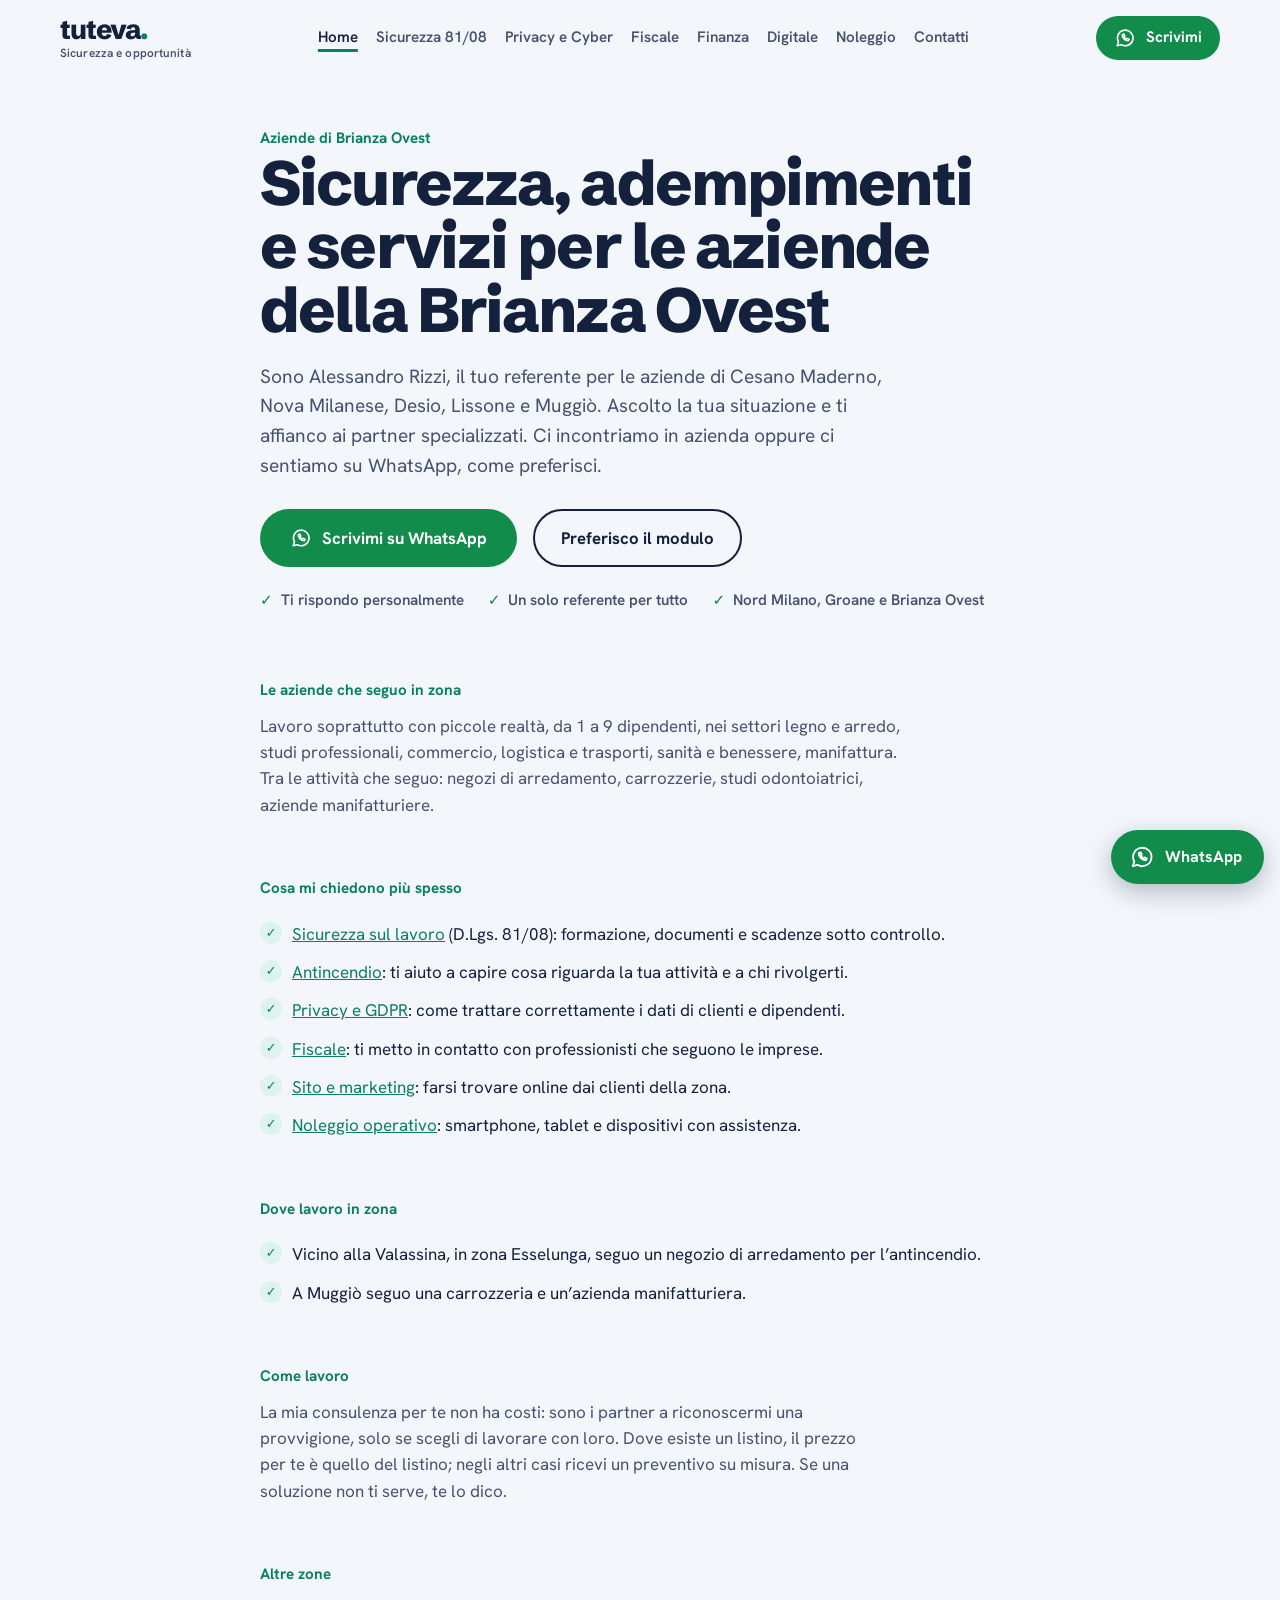
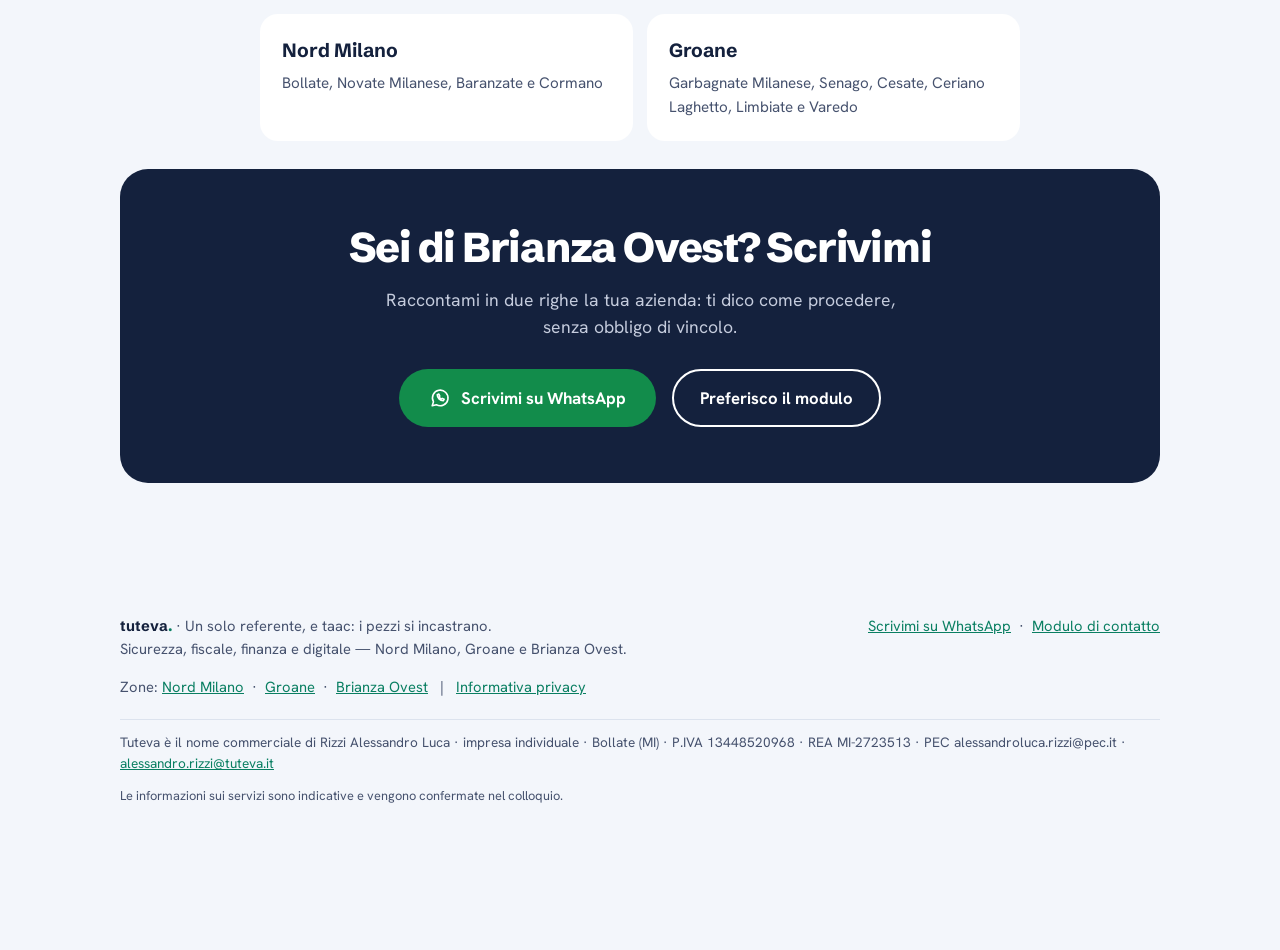
<file: zona-brianza-ovest.html>
<!doctype html>
<html lang="it">
<head>
<meta charset="utf-8">
<meta name="viewport" content="width=device-width, initial-scale=1, viewport-fit=cover">
<title>Sicurezza e adempimenti a Brianza Ovest | Tuteva</title>
<meta name="description" content="Sicurezza, antincendio, privacy e servizi per le aziende di Cesano Maderno, Nova Milanese, Desio, Lissone e Muggiò: un solo referente.">
<link rel="canonical" href="https://tuteva.it/zona-brianza-ovest.html">
<meta property="og:title" content="Sicurezza e adempimenti a Brianza Ovest | Tuteva">
<meta property="og:description" content="Sicurezza, antincendio, privacy e servizi per le aziende di Cesano Maderno, Nova Milanese, Desio, Lissone e Muggiò: un solo referente.">
<meta property="og:type" content="website">
<meta property="og:url" content="https://tuteva.it/zona-brianza-ovest.html">
<meta property="og:locale" content="it_IT">
<meta name="theme-color" content="#14213D">
<link rel="icon" href="data:image/svg+xml,%3Csvg xmlns=%27http://www.w3.org/2000/svg%27 viewBox=%270 0 64 64%27%3E%3Crect width=%2764%27 height=%2764%27 rx=%2716%27 fill=%27%2314213D%27/%3E%3Ccircle cx=%2732%27 cy=%2732%27 r=%2710%27 fill=%27%230A7F62%27/%3E%3C/svg%3E">
<link rel="preload" href="fonts/schibsted-grotesk.woff" as="font" type="font/woff" crossorigin> <link rel="preload" href="fonts/hanken-grotesk.woff" as="font" type="font/woff" crossorigin> <link rel="stylesheet" href="fonts/fonts.css">


<style>
/* Direzione C: sfondo chiaro freddo, navy + verde, grotesque moderni, tessere-domanda */
:root {
  --bg: #F3F6FB;
  --fg: #14213D;
  --fg-muted: #46526E;
  --accent: #0A7F62;
  --accent-tint: #DDF3EC;
  --navy: #14213D;
  --card-bg: #FFFFFF;
  --border: #DCE3EE;
  --font-display: 'Schibsted Grotesk', system-ui, sans-serif;
  --font-body: 'Hanken Grotesk', system-ui, sans-serif;
}
* { box-sizing: border-box; }
body {
  background: var(--bg); color: var(--fg);
  font-family: var(--font-body); font-size: 17px;
  margin: 0; padding: 0 20px;
  line-height: 1.55;
}
.wrap { max-width: 760px; margin: 0 auto; }
.wrap-wide { max-width: 1040px; margin: 0 auto; }
.center { text-align: center; }
h1, h2, h3 { font-family: var(--font-display); font-weight: 700; text-wrap: balance; line-height: 1.08; margin: 0; letter-spacing: -0.02em; }
h1 { font-size: clamp(2.2rem, 5.4vw, 3.9rem); font-weight: 800; letter-spacing: -0.03em; line-height: 1.02; }
h2 { font-size: clamp(1.7rem, 3.8vw, 2.6rem); font-weight: 800; letter-spacing: -0.03em; }
h3 { font-size: 1.3rem; }
p { margin: 0; }
a { color: var(--accent); }
a:focus-visible, button:focus-visible, input:focus-visible, select:focus-visible, textarea:focus-visible {
  outline: 3px solid var(--accent); outline-offset: 3px;
}
.eyebrow { color: var(--accent); font-weight: 700; font-size: 0.95rem; }
header.site {
  position: sticky; top: env(safe-area-inset-top, 0px); z-index: 10;
  background: var(--bg); padding-block: 16px;
}
header.site .row { display: flex; align-items: center; justify-content: space-between; gap: 12px 24px; flex-wrap: wrap; }
.brand { display: inline-flex; flex-direction: column; text-decoration: none; color: var(--fg); line-height: 1; }
.brand .wm { font-family: var(--font-display); font-weight: 800; font-size: 1.7rem; letter-spacing: -0.04em; }
.brand .wm i { font-style: normal; color: var(--accent); }
.brand .tag { font-size: 0.74rem; font-weight: 600; color: var(--fg-muted); margin-top: 5px; letter-spacing: 0.01em; }
nav.main { display: flex; gap: 6px 22px; flex-wrap: wrap; align-items: center; }
nav.main a { color: var(--fg-muted); text-decoration: none; font-size: 0.95rem; font-weight: 600; }
nav.main a:hover { color: var(--fg); }
nav.main a.active { color: var(--fg); text-decoration: underline; text-decoration-color: var(--accent); text-decoration-thickness: 3px; text-underline-offset: 7px; }
section { padding-block: 56px; }
section.tight { padding-block: 28px; }
.hero { padding-block: 48px 36px; }
.hero p.lead { font-size: 1.2rem; color: var(--fg-muted); max-width: 640px; margin-top: 20px; }
.center .lead { margin-inline: auto; }
.btn {
  display: inline-flex; align-items: center;
  background: var(--accent); color: #FFFFFF; font-weight: 700; text-decoration: none;
  padding: 16px 30px; border-radius: 999px; font-size: 1.05rem; margin-top: 28px;
  border: none; cursor: pointer; font-family: var(--font-body);
}
.btn:hover { background: #086A52; }
.greet {
  display: inline-flex; align-items: center; gap: 14px; background: var(--card-bg);
  padding: 8px 22px 8px 8px; border-radius: 999px; font-weight: 600;
  box-shadow: 0 4px 16px rgba(20,33,61,0.08);
}
.greet img { display: block; width: 52px; height: 52px; border-radius: 50%; object-fit: cover; object-position: 50% 30%; }
.asks { display: flex; flex-wrap: wrap; gap: 16px; }
.ask {
  flex: 1 1 380px; min-width: 0; text-decoration: none; color: var(--fg);
  background: var(--card-bg); border: 2px solid transparent; border-radius: 20px; padding: 28px;
  display: flex; gap: 20px; align-items: flex-start; box-shadow: 0 2px 10px rgba(20,33,61,0.06);
}
.ask:hover { border-color: var(--accent); }
.ask .t { display: block; font-family: var(--font-display); font-weight: 700; font-size: 1.4rem; line-height: 1.15; letter-spacing: -0.01em; }
.ask .d { display: block; margin-top: 6px; color: var(--fg-muted); font-size: 1rem; }
.card-icon, .hero-icon {
  flex: none; display: flex; align-items: center; justify-content: center;
  width: 56px; height: 56px; border-radius: 16px; background: var(--accent-tint); color: var(--accent);
}
.card-icon svg, .hero-icon svg { width: 30px; height: 30px; display: block; }
.hero-icon { margin-bottom: 20px; }
.band-white { background: var(--card-bg); margin: 0 -20px; padding: 80px 20px; }
.timeline { border-left: 3px solid #0FA37F; padding-left: 32px; display: flex; flex-direction: column; gap: 36px; margin-top: 36px; }
.timeline h3 { margin-bottom: 6px; }
.timeline p { color: var(--fg-muted); }
.zone { color: var(--fg-muted); max-width: 720px; margin: 36px auto 0; font-size: 1rem; }
.cta-band { background: var(--navy); color: #FFFFFF; border-radius: 28px; padding: 56px 32px; text-align: center; }
.cta-band p { color: #C5CCDD; max-width: 520px; margin: 16px auto 0; font-size: 1.1rem; }
.cta-band .btn { background: var(--accent-tint); color: var(--navy); }
.cta-band .btn:hover { background: #FFFFFF; }
.quote {
  background: var(--accent-tint); border-radius: 20px; padding: 24px 28px; margin-top: 18px;
  color: var(--fg);
}
.list-check { list-style: none; padding: 0; margin: 20px 0 0; display: flex; flex-direction: column; gap: 12px; }
.list-check li { padding-left: 32px; position: relative; }
.list-check li::before {
  content: "✓"; position: absolute; left: 0; top: 1px; width: 22px; height: 22px; border-radius: 50%;
  background: var(--accent-tint); color: var(--accent); font-weight: 800; font-size: 0.8rem;
  display: flex; align-items: center; justify-content: center;
}
.note-box {
  background: var(--card-bg); border-radius: 16px;
  padding: 16px 20px; margin-top: 24px; font-size: 0.92rem; color: var(--fg-muted);
}
form.contact { display: flex; flex-direction: column; gap: 16px; margin-top: 28px; max-width: 520px; }
form.contact label { font-size: 0.95rem; font-weight: 600; color: var(--fg); display: block; margin-bottom: 6px; }
form.contact input, form.contact select, form.contact textarea {
  width: 100%; padding: 13px 14px; border-radius: 12px; border: 1.5px solid var(--border);
  background: var(--card-bg); color: var(--fg); font-family: var(--font-body); font-size: 1rem;
}
form.contact textarea { min-height: 110px; resize: vertical; }
.form-status { font-size: 1rem; margin-top: 4px; display: none; }
.form-status.ok { color: var(--accent); font-weight: 600; display: block; }
footer.site {
  padding-block: 36px 48px; margin-top: 40px;
  color: var(--fg-muted); font-size: 0.92rem;
}
footer.site .row { display: flex; justify-content: space-between; gap: 16px; flex-wrap: wrap; }
hr.rule { border: none; border-top: 1px solid var(--border); margin-block: 8px; }

:root { --wa: #128C4B; --wa-dark: #0D7340; }
body { padding-bottom: 96px; }
.btn-wa { background: var(--wa); color: #FFFFFF; gap: 10px; }
.btn-wa:hover { background: var(--wa-dark); }
.btn svg { width: 22px; height: 22px; flex: none; display: block; }
.btn-ghost { background: transparent; color: var(--fg); border: 2px solid var(--fg); padding: 14px 26px; }
.btn-ghost:hover { background: var(--fg); color: #FFFFFF; }
.btn-sm { padding: 10px 18px; font-size: 0.95rem; margin-top: 0; }
.cta-row { display: flex; flex-wrap: wrap; gap: 12px 16px; align-items: center; margin-top: 28px; }
.cta-row .btn { margin-top: 0; }
.center .cta-row, .cta-band .cta-row { justify-content: center; }
.trust { display: flex; flex-wrap: wrap; gap: 8px 24px; list-style: none; padding: 0; margin: 22px 0 0; color: var(--fg-muted); font-size: 0.95rem; font-weight: 600; }
.center .trust { justify-content: center; }
.trust li::before { content: "✓"; color: var(--accent); margin-right: 8px; font-weight: 800; }
.cta-band .btn-ghost { background: transparent; color: #FFFFFF; border-color: #FFFFFF; }
.cta-band .btn-ghost:hover { background: #FFFFFF; color: var(--navy); }
.cta-band .btn-wa { background: var(--wa); color: #FFFFFF; }
.cta-band .btn-wa:hover { background: var(--wa-dark); }
.cta-band .cta-row { margin-top: 28px; }
.wa-float {
  position: fixed; z-index: 20;
  right: max(16px, env(safe-area-inset-right, 0px));
  bottom: calc(16px + env(safe-area-inset-bottom, 0px));
  display: inline-flex; align-items: center; gap: 10px;
  background: var(--wa); color: #FFFFFF; text-decoration: none; font-weight: 700;
  padding: 14px 22px 14px 18px; border-radius: 999px; font-size: 1rem;
  box-shadow: 0 8px 24px rgba(20,33,61,0.28);
}
.wa-float:hover { background: var(--wa-dark); }
.wa-float svg { width: 26px; height: 26px; display: block; }
.status-wa { display: none; margin-top: 8px; }
.status-wa.on { display: block; }
.consent { font-size: 0.88rem; color: var(--fg-muted); }
header.site .wrap-wide { max-width: 1160px; }
nav.main { gap: 6px 18px; }
@media (max-width: 1240px) { .hdr-cta { display: none; } }
@media (max-width: 700px) {
  .hdr-cta { display: none; }
  header.site { padding-block: 12px; }
  nav.main { flex-wrap: nowrap; overflow-x: auto; width: 100%; gap: 6px 18px; padding-bottom: 6px; scrollbar-width: none; }
  nav.main a { white-space: nowrap; }
  .hero { padding-block: 24px 28px; }
  .hero .hero-icon { display: none; }
}
@media (prefers-reduced-motion: no-preference) { .btn, .wa-float { transition: background .15s; } }

.others { display: grid; grid-template-columns: repeat(auto-fit, minmax(220px, 1fr)); gap: 12px; margin-top: 16px; }
.other { display: flex; gap: 12px; align-items: center; background: var(--card-bg); border-radius: 16px; padding: 14px 16px; text-decoration: none; color: var(--fg); font-family: var(--font-display); font-weight: 700; min-width: 0; }
.other:hover { outline: 2px solid var(--accent); }
.other .card-icon { width: 40px; height: 40px; border-radius: 12px; }
.other .card-icon svg { width: 22px; height: 22px; }
.zones { display: grid; grid-template-columns: repeat(auto-fit, minmax(240px, 1fr)); gap: 14px; margin-top: 28px; text-align: left; }
.zonecard { background: var(--card-bg); border-radius: 18px; padding: 22px; text-decoration: none; color: var(--fg); min-width: 0; }
.zonecard:hover { outline: 2px solid var(--accent); }
.zonecard strong { display: block; font-family: var(--font-display); font-size: 1.2rem; }
.zonecard span { display: block; margin-top: 6px; color: var(--fg-muted); font-size: 0.95rem; }
.label-sec { color: var(--fg-muted); font-weight: 700; font-size: 0.95rem; margin-top: 28px; }

.band-tint { background: #E6ECF6; margin: 0 -20px; padding: 48px 20px 52px; border-block: 1px solid #D3DCEB; }
.band-tint .label-sec { margin-top: 0; }
.band-tint .sub { color: var(--fg-muted); font-size: 1rem; margin-top: 6px; max-width: 640px; }
.band-tint .other { border: 1.5px solid #C5D1E4; box-shadow: none; }
.band-tint .others { margin-top: 20px; }
.cost-sec { padding-block: 104px 80px; }
.cta-band .trust { color: #C5CCDD; justify-content: center; margin-top: 22px; }
.cta-band .trust li::before { color: #7FE0C0; }
</style>

</head>
<body>

<header class="site">
  <div class="wrap-wide row">
    <a class="brand" href="index.html" aria-label="Tuteva, sicurezza e opportunit&agrave; per la tua azienda"><span class="wm">tuteva<i>.</i></span><span class="tag">Sicurezza e opportunit&agrave;</span></a>
    <nav class="main">
      <a href="index.html" class="active">Home</a>
      <a href="sicurezza-81-08.html">Sicurezza 81/08</a>
      <a href="cybersicurezza-privacy.html">Privacy e Cyber</a>
      <a href="fiscale.html">Fiscale</a>
      <a href="finanza-agevolata.html">Finanza</a>
      <a href="digitale.html">Digitale</a>
      <a href="noleggio-operativo.html">Noleggio</a>
      <a href="contatti.html">Contatti</a>
    </nav>
    <a class="btn btn-wa btn-sm hdr-cta" href="https://wa.me/393493159759?text=Ciao%20Alessandro%2C%20vorrei%20parlarti%20di%20un%27esigenza%20della%20mia%20azienda." target="_blank" rel="noopener" data-cta="header-wa"><svg viewBox="0 0 24 24" fill="none" stroke="currentColor" stroke-width="1.7" stroke-linecap="round" stroke-linejoin="round" aria-hidden="true"><path d="M3.5 20.5l1.4-4.3A8.5 8.5 0 1 1 8 19.3l-4.5 1.2z"/><path d="M9 8.5c0 3.6 2.9 6.5 6.5 6.5l1-1.6-2.1-1-1 .8c-1-.4-2-1.4-2.4-2.4l.8-1-1-2.1L9 8.5z"/></svg>Scrivimi</a>
  </div>
</header>


<section class="hero wrap">
  <span class="eyebrow">Aziende di Brianza Ovest</span>
  <h1>Sicurezza, adempimenti e servizi per le aziende della Brianza Ovest</h1>
  <p class="lead">Sono Alessandro Rizzi, il tuo referente per le aziende di Cesano Maderno, Nova Milanese, Desio, Lissone e Muggiò. Ascolto la tua situazione e ti affianco ai partner specializzati. Ci incontriamo in azienda oppure ci sentiamo su WhatsApp, come preferisci.</p>
  <div class="cta-row"><a class="btn btn-wa " href="https://wa.me/393493159759?text=Ciao%20Alessandro%2C%20ho%20un%27azienda%20nella%20zona%20Brianza%20Ovest%20e%20vorrei%20un%20confronto%20su%20sicurezza%2C%20privacy%20e%20cybersicurezza.%20%5BRif%3A%20zona-brianza-ovest%5D" target="_blank" rel="noopener" data-cta="hero-wa"><svg viewBox="0 0 24 24" fill="none" stroke="currentColor" stroke-width="1.7" stroke-linecap="round" stroke-linejoin="round" aria-hidden="true"><path d="M3.5 20.5l1.4-4.3A8.5 8.5 0 1 1 8 19.3l-4.5 1.2z"/><path d="M9 8.5c0 3.6 2.9 6.5 6.5 6.5l1-1.6-2.1-1-1 .8c-1-.4-2-1.4-2.4-2.4l.8-1-1-2.1L9 8.5z"/></svg>Scrivimi su WhatsApp</a><a class="btn btn-ghost" href="contatti.html" data-cta="hero-form">Preferisco il modulo</a></div><ul class="trust"><li>Ti rispondo personalmente</li><li>Un solo referente per tutto</li><li>Nord Milano, Groane e Brianza Ovest</li></ul>
</section>

<section class="wrap tight">
  <span class="eyebrow">Le aziende che seguo in zona</span>
  <p style="color:var(--fg-muted); margin-top:10px; max-width:640px;">Lavoro soprattutto con piccole realt&agrave;, da 1 a 9 dipendenti, nei settori legno e arredo, studi professionali, commercio, logistica e trasporti, sanit&agrave; e benessere, manifattura. Tra le attivit&agrave; che seguo: negozi di arredamento, carrozzerie, studi odontoiatrici, aziende manifatturiere.</p>
</section>

<section class="wrap tight">
  <span class="eyebrow">Cosa mi chiedono pi&ugrave; spesso</span>
  <ul class="list-check">
    <li><a href="sicurezza-81-08.html">Sicurezza sul lavoro</a> (D.Lgs. 81/08): formazione, documenti e scadenze sotto controllo.</li>
    <li><a href="sicurezza-81-08.html">Antincendio</a>: ti aiuto a capire cosa riguarda la tua attivit&agrave; e a chi rivolgerti.</li>
    <li><a href="cybersicurezza-privacy.html">Privacy e GDPR</a>: come trattare correttamente i dati di clienti e dipendenti.</li>
    <li><a href="fiscale.html">Fiscale</a>: ti metto in contatto con professionisti che seguono le imprese.</li>
    <li><a href="digitale.html">Sito e marketing</a>: farsi trovare online dai clienti della zona.</li>
    <li><a href="noleggio-operativo.html">Noleggio operativo</a>: smartphone, tablet e dispositivi con assistenza.</li>
  </ul>
</section>

<section class="wrap tight">
  <span class="eyebrow">Dove lavoro in zona</span>
  <ul class="list-check">
    <li>Vicino alla Valassina, in zona Esselunga, seguo un negozio di arredamento per l&rsquo;antincendio.</li>
    <li>A Muggi&ograve; seguo una carrozzeria e un&rsquo;azienda manifatturiera.</li>
  </ul>
</section>

<section class="wrap tight">
  <span class="eyebrow">Come lavoro</span>
  <p style="color:var(--fg-muted); margin-top:10px; max-width:620px;">La mia consulenza per te non ha costi: sono i partner a riconoscermi una provvigione, solo se scegli di lavorare con loro. Dove esiste un listino, il prezzo per te &egrave; quello del listino; negli altri casi ricevi un preventivo su misura. Se una soluzione non ti serve, te lo dico.</p>
</section>

<section class="wrap tight">
  <span class="eyebrow">Altre zone</span>
  <div class="zones"><a class="zonecard" href="zona-nord-milano.html" data-cta="zone-nord-milano"><strong>Nord Milano</strong><span>Bollate, Novate Milanese, Baranzate e Cormano</span></a><a class="zonecard" href="zona-groane.html" data-cta="zone-groane"><strong>Groane</strong><span>Garbagnate Milanese, Senago, Cesate, Ceriano Laghetto, Limbiate e Varedo</span></a></div>
</section>

<section class="wrap-wide" style="padding-top:0;">
  <div class="cta-band">
    <h2>Sei di Brianza Ovest? Scrivimi</h2>
    <p>Raccontami in due righe la tua azienda: ti dico come procedere, senza obbligo di vincolo.</p>
    <div class="cta-row"><a class="btn btn-wa " href="https://wa.me/393493159759?text=Ciao%20Alessandro%2C%20ho%20un%27azienda%20nella%20zona%20Brianza%20Ovest%20e%20vorrei%20un%20confronto%20su%20sicurezza%2C%20privacy%20e%20cybersicurezza.%20%5BRif%3A%20zona-brianza-ovest%5D" target="_blank" rel="noopener" data-cta="band-wa"><svg viewBox="0 0 24 24" fill="none" stroke="currentColor" stroke-width="1.7" stroke-linecap="round" stroke-linejoin="round" aria-hidden="true"><path d="M3.5 20.5l1.4-4.3A8.5 8.5 0 1 1 8 19.3l-4.5 1.2z"/><path d="M9 8.5c0 3.6 2.9 6.5 6.5 6.5l1-1.6-2.1-1-1 .8c-1-.4-2-1.4-2.4-2.4l.8-1-1-2.1L9 8.5z"/></svg>Scrivimi su WhatsApp</a><a class="btn btn-ghost" href="contatti.html" data-cta="band-form">Preferisco il modulo</a></div>
    
  </div>
</section>


<footer class="site">
  <div class="wrap-wide">
    <div class="row">
      <div>
        <strong style="font-family: var(--font-display); color: var(--fg);">tuteva<span style="color: var(--accent);">.</span></strong> &middot; Un solo referente, e taac: i pezzi si incastrano.<br>
        Sicurezza, fiscale, finanza e digitale &mdash; Nord Milano, Groane e Brianza Ovest.
      </div>
      <div>
        <a href="https://wa.me/393493159759?text=Ciao%20Alessandro%2C%20vorrei%20parlarti%20di%20un%27esigenza%20della%20mia%20azienda." target="_blank" rel="noopener" data-cta="footer-wa">Scrivimi su WhatsApp</a> &nbsp;&middot;&nbsp; <a href="contatti.html">Modulo di contatto</a>
      </div>
    </div>
    <p style="margin-top:16px;">Zone: <a href="zona-nord-milano.html">Nord Milano</a> &nbsp;&middot;&nbsp; <a href="zona-groane.html">Groane</a> &nbsp;&middot;&nbsp; <a href="zona-brianza-ovest.html">Brianza Ovest</a> &nbsp;&nbsp;|&nbsp;&nbsp; <a href="privacy.html">Informativa privacy</a></p>
    <hr class="rule" style="margin-top:20px;">
    <p style="margin-top:12px; font-size:0.85rem;">Tuteva &egrave; il nome commerciale di Rizzi Alessandro Luca &middot; impresa individuale &middot; Bollate (MI) &middot; P.IVA 13448520968 &middot; REA MI-2723513 &middot; PEC alessandroluca.rizzi@pec.it &middot; <a href="mailto:alessandro.rizzi@tuteva.it">alessandro.rizzi@tuteva.it</a></p>
    <p style="margin-top:12px; font-size:0.8rem;">Le informazioni sui servizi sono indicative e vengono confermate nel colloquio.</p>
  </div>
</footer>

<a class="wa-float" href="https://wa.me/393493159759?text=Ciao%20Alessandro%2C%20ho%20un%27azienda%20nella%20zona%20Brianza%20Ovest%20e%20vorrei%20un%20confronto%20su%20sicurezza%2C%20privacy%20e%20cybersicurezza.%20%5BRif%3A%20zona-brianza-ovest%5D" target="_blank" rel="noopener" data-cta="float-wa" aria-label="Scrivimi su WhatsApp"><svg viewBox="0 0 24 24" fill="none" stroke="currentColor" stroke-width="1.7" stroke-linecap="round" stroke-linejoin="round" aria-hidden="true"><path d="M3.5 20.5l1.4-4.3A8.5 8.5 0 1 1 8 19.3l-4.5 1.2z"/><path d="M9 8.5c0 3.6 2.9 6.5 6.5 6.5l1-1.6-2.1-1-1 .8c-1-.4-2-1.4-2.4-2.4l.8-1-1-2.1L9 8.5z"/></svg><span>WhatsApp</span></a>
</body>
</html>
</file>
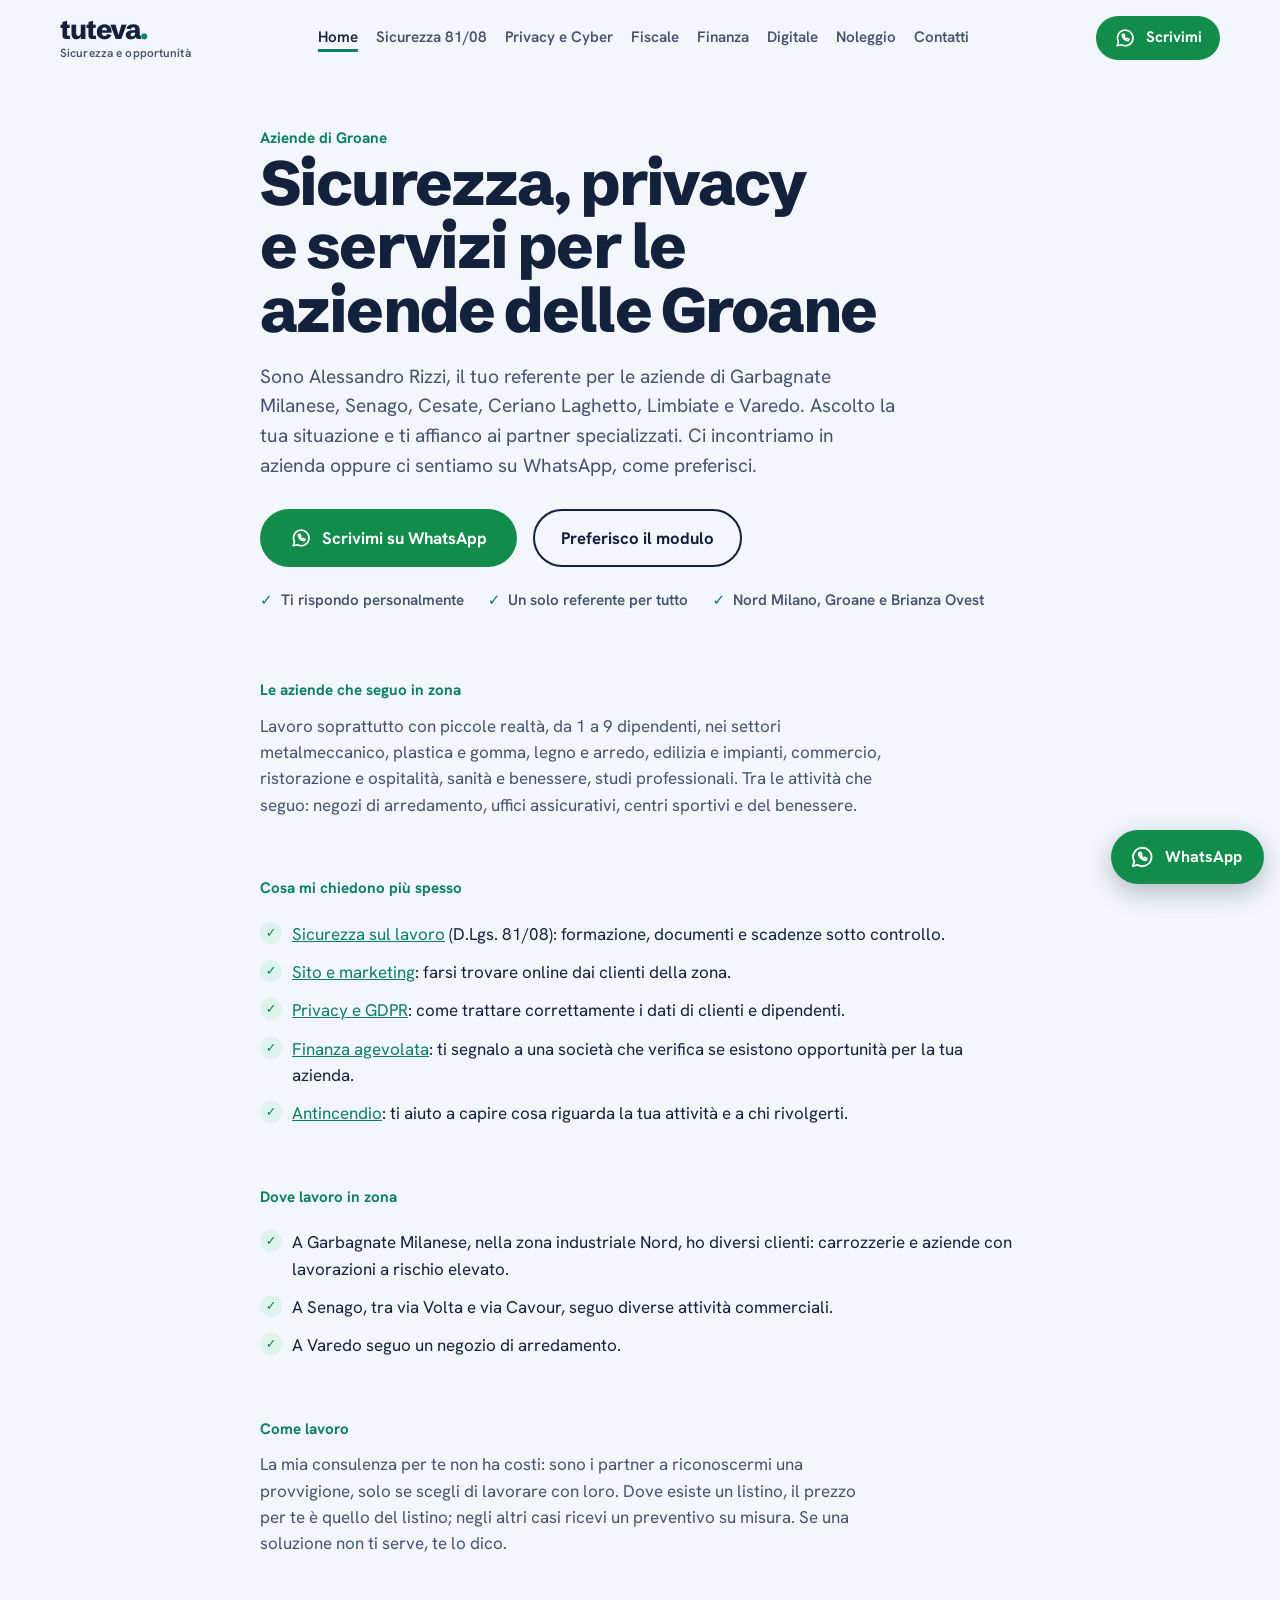
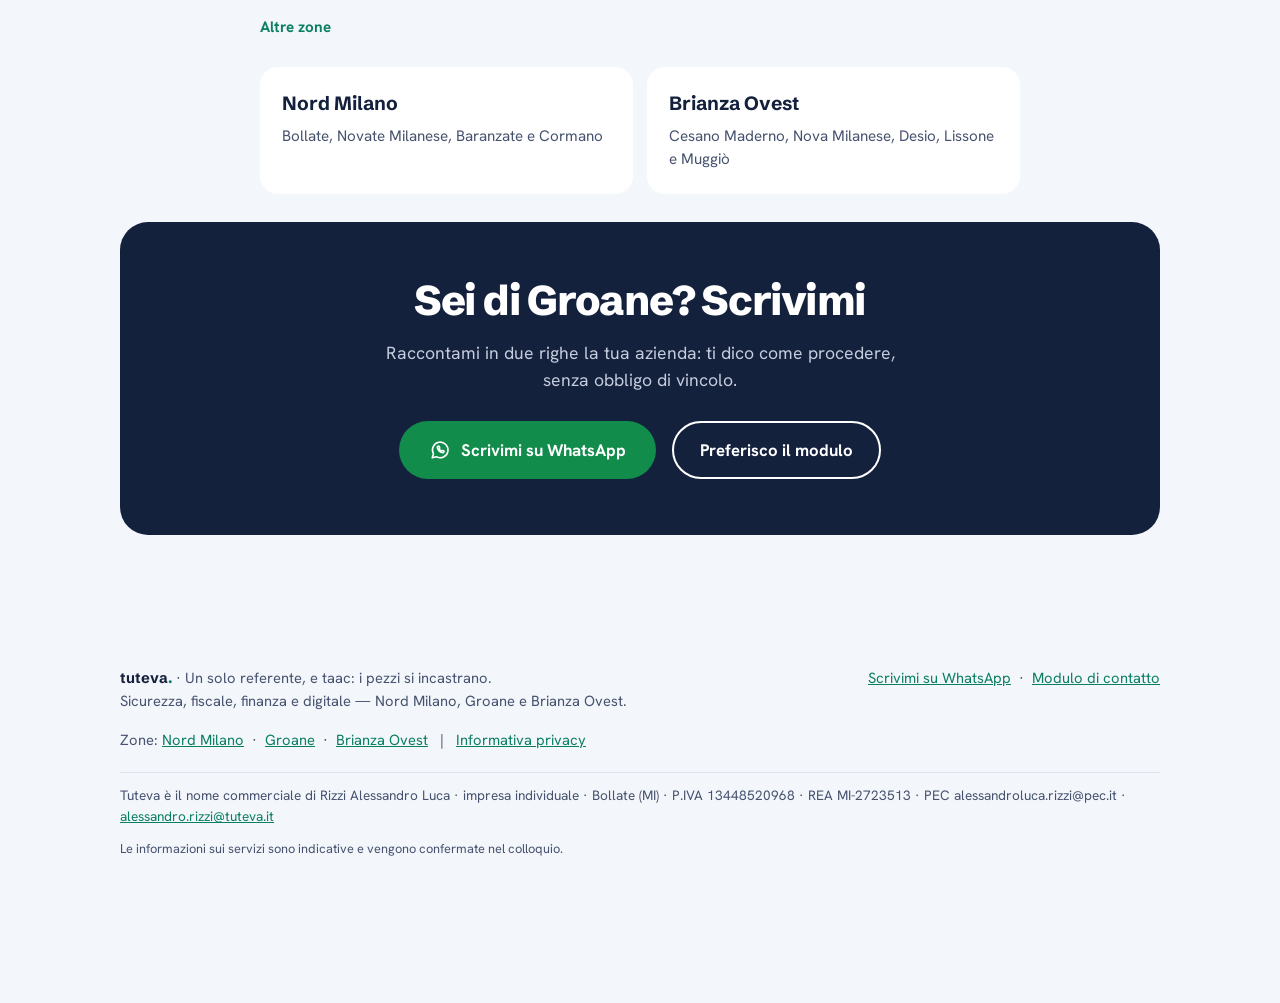
<file: zona-groane.html>
<!doctype html>
<html lang="it">
<head>
<meta charset="utf-8">
<meta name="viewport" content="width=device-width, initial-scale=1, viewport-fit=cover">
<title>Sicurezza e adempimenti a Groane | Tuteva</title>
<meta name="description" content="Sicurezza, privacy, finanza agevolata e servizi per le aziende di Garbagnate, Senago, Cesate, Ceriano Laghetto, Limbiate e Varedo: un solo referente.">
<link rel="canonical" href="https://tuteva.it/zona-groane.html">
<meta property="og:title" content="Sicurezza e adempimenti a Groane | Tuteva">
<meta property="og:description" content="Sicurezza, privacy, finanza agevolata e servizi per le aziende di Garbagnate, Senago, Cesate, Ceriano Laghetto, Limbiate e Varedo: un solo referente.">
<meta property="og:type" content="website">
<meta property="og:url" content="https://tuteva.it/zona-groane.html">
<meta property="og:locale" content="it_IT">
<meta name="theme-color" content="#14213D">
<link rel="icon" href="data:image/svg+xml,%3Csvg xmlns=%27http://www.w3.org/2000/svg%27 viewBox=%270 0 64 64%27%3E%3Crect width=%2764%27 height=%2764%27 rx=%2716%27 fill=%27%2314213D%27/%3E%3Ccircle cx=%2732%27 cy=%2732%27 r=%2710%27 fill=%27%230A7F62%27/%3E%3C/svg%3E">
<link rel="preload" href="fonts/schibsted-grotesk.woff" as="font" type="font/woff" crossorigin> <link rel="preload" href="fonts/hanken-grotesk.woff" as="font" type="font/woff" crossorigin> <link rel="stylesheet" href="fonts/fonts.css">


<style>
/* Direzione C: sfondo chiaro freddo, navy + verde, grotesque moderni, tessere-domanda */
:root {
  --bg: #F3F6FB;
  --fg: #14213D;
  --fg-muted: #46526E;
  --accent: #0A7F62;
  --accent-tint: #DDF3EC;
  --navy: #14213D;
  --card-bg: #FFFFFF;
  --border: #DCE3EE;
  --font-display: 'Schibsted Grotesk', system-ui, sans-serif;
  --font-body: 'Hanken Grotesk', system-ui, sans-serif;
}
* { box-sizing: border-box; }
body {
  background: var(--bg); color: var(--fg);
  font-family: var(--font-body); font-size: 17px;
  margin: 0; padding: 0 20px;
  line-height: 1.55;
}
.wrap { max-width: 760px; margin: 0 auto; }
.wrap-wide { max-width: 1040px; margin: 0 auto; }
.center { text-align: center; }
h1, h2, h3 { font-family: var(--font-display); font-weight: 700; text-wrap: balance; line-height: 1.08; margin: 0; letter-spacing: -0.02em; }
h1 { font-size: clamp(2.2rem, 5.4vw, 3.9rem); font-weight: 800; letter-spacing: -0.03em; line-height: 1.02; }
h2 { font-size: clamp(1.7rem, 3.8vw, 2.6rem); font-weight: 800; letter-spacing: -0.03em; }
h3 { font-size: 1.3rem; }
p { margin: 0; }
a { color: var(--accent); }
a:focus-visible, button:focus-visible, input:focus-visible, select:focus-visible, textarea:focus-visible {
  outline: 3px solid var(--accent); outline-offset: 3px;
}
.eyebrow { color: var(--accent); font-weight: 700; font-size: 0.95rem; }
header.site {
  position: sticky; top: env(safe-area-inset-top, 0px); z-index: 10;
  background: var(--bg); padding-block: 16px;
}
header.site .row { display: flex; align-items: center; justify-content: space-between; gap: 12px 24px; flex-wrap: wrap; }
.brand { display: inline-flex; flex-direction: column; text-decoration: none; color: var(--fg); line-height: 1; }
.brand .wm { font-family: var(--font-display); font-weight: 800; font-size: 1.7rem; letter-spacing: -0.04em; }
.brand .wm i { font-style: normal; color: var(--accent); }
.brand .tag { font-size: 0.74rem; font-weight: 600; color: var(--fg-muted); margin-top: 5px; letter-spacing: 0.01em; }
nav.main { display: flex; gap: 6px 22px; flex-wrap: wrap; align-items: center; }
nav.main a { color: var(--fg-muted); text-decoration: none; font-size: 0.95rem; font-weight: 600; }
nav.main a:hover { color: var(--fg); }
nav.main a.active { color: var(--fg); text-decoration: underline; text-decoration-color: var(--accent); text-decoration-thickness: 3px; text-underline-offset: 7px; }
section { padding-block: 56px; }
section.tight { padding-block: 28px; }
.hero { padding-block: 48px 36px; }
.hero p.lead { font-size: 1.2rem; color: var(--fg-muted); max-width: 640px; margin-top: 20px; }
.center .lead { margin-inline: auto; }
.btn {
  display: inline-flex; align-items: center;
  background: var(--accent); color: #FFFFFF; font-weight: 700; text-decoration: none;
  padding: 16px 30px; border-radius: 999px; font-size: 1.05rem; margin-top: 28px;
  border: none; cursor: pointer; font-family: var(--font-body);
}
.btn:hover { background: #086A52; }
.greet {
  display: inline-flex; align-items: center; gap: 14px; background: var(--card-bg);
  padding: 8px 22px 8px 8px; border-radius: 999px; font-weight: 600;
  box-shadow: 0 4px 16px rgba(20,33,61,0.08);
}
.greet img { display: block; width: 52px; height: 52px; border-radius: 50%; object-fit: cover; object-position: 50% 30%; }
.asks { display: flex; flex-wrap: wrap; gap: 16px; }
.ask {
  flex: 1 1 380px; min-width: 0; text-decoration: none; color: var(--fg);
  background: var(--card-bg); border: 2px solid transparent; border-radius: 20px; padding: 28px;
  display: flex; gap: 20px; align-items: flex-start; box-shadow: 0 2px 10px rgba(20,33,61,0.06);
}
.ask:hover { border-color: var(--accent); }
.ask .t { display: block; font-family: var(--font-display); font-weight: 700; font-size: 1.4rem; line-height: 1.15; letter-spacing: -0.01em; }
.ask .d { display: block; margin-top: 6px; color: var(--fg-muted); font-size: 1rem; }
.card-icon, .hero-icon {
  flex: none; display: flex; align-items: center; justify-content: center;
  width: 56px; height: 56px; border-radius: 16px; background: var(--accent-tint); color: var(--accent);
}
.card-icon svg, .hero-icon svg { width: 30px; height: 30px; display: block; }
.hero-icon { margin-bottom: 20px; }
.band-white { background: var(--card-bg); margin: 0 -20px; padding: 80px 20px; }
.timeline { border-left: 3px solid #0FA37F; padding-left: 32px; display: flex; flex-direction: column; gap: 36px; margin-top: 36px; }
.timeline h3 { margin-bottom: 6px; }
.timeline p { color: var(--fg-muted); }
.zone { color: var(--fg-muted); max-width: 720px; margin: 36px auto 0; font-size: 1rem; }
.cta-band { background: var(--navy); color: #FFFFFF; border-radius: 28px; padding: 56px 32px; text-align: center; }
.cta-band p { color: #C5CCDD; max-width: 520px; margin: 16px auto 0; font-size: 1.1rem; }
.cta-band .btn { background: var(--accent-tint); color: var(--navy); }
.cta-band .btn:hover { background: #FFFFFF; }
.quote {
  background: var(--accent-tint); border-radius: 20px; padding: 24px 28px; margin-top: 18px;
  color: var(--fg);
}
.list-check { list-style: none; padding: 0; margin: 20px 0 0; display: flex; flex-direction: column; gap: 12px; }
.list-check li { padding-left: 32px; position: relative; }
.list-check li::before {
  content: "✓"; position: absolute; left: 0; top: 1px; width: 22px; height: 22px; border-radius: 50%;
  background: var(--accent-tint); color: var(--accent); font-weight: 800; font-size: 0.8rem;
  display: flex; align-items: center; justify-content: center;
}
.note-box {
  background: var(--card-bg); border-radius: 16px;
  padding: 16px 20px; margin-top: 24px; font-size: 0.92rem; color: var(--fg-muted);
}
form.contact { display: flex; flex-direction: column; gap: 16px; margin-top: 28px; max-width: 520px; }
form.contact label { font-size: 0.95rem; font-weight: 600; color: var(--fg); display: block; margin-bottom: 6px; }
form.contact input, form.contact select, form.contact textarea {
  width: 100%; padding: 13px 14px; border-radius: 12px; border: 1.5px solid var(--border);
  background: var(--card-bg); color: var(--fg); font-family: var(--font-body); font-size: 1rem;
}
form.contact textarea { min-height: 110px; resize: vertical; }
.form-status { font-size: 1rem; margin-top: 4px; display: none; }
.form-status.ok { color: var(--accent); font-weight: 600; display: block; }
footer.site {
  padding-block: 36px 48px; margin-top: 40px;
  color: var(--fg-muted); font-size: 0.92rem;
}
footer.site .row { display: flex; justify-content: space-between; gap: 16px; flex-wrap: wrap; }
hr.rule { border: none; border-top: 1px solid var(--border); margin-block: 8px; }

:root { --wa: #128C4B; --wa-dark: #0D7340; }
body { padding-bottom: 96px; }
.btn-wa { background: var(--wa); color: #FFFFFF; gap: 10px; }
.btn-wa:hover { background: var(--wa-dark); }
.btn svg { width: 22px; height: 22px; flex: none; display: block; }
.btn-ghost { background: transparent; color: var(--fg); border: 2px solid var(--fg); padding: 14px 26px; }
.btn-ghost:hover { background: var(--fg); color: #FFFFFF; }
.btn-sm { padding: 10px 18px; font-size: 0.95rem; margin-top: 0; }
.cta-row { display: flex; flex-wrap: wrap; gap: 12px 16px; align-items: center; margin-top: 28px; }
.cta-row .btn { margin-top: 0; }
.center .cta-row, .cta-band .cta-row { justify-content: center; }
.trust { display: flex; flex-wrap: wrap; gap: 8px 24px; list-style: none; padding: 0; margin: 22px 0 0; color: var(--fg-muted); font-size: 0.95rem; font-weight: 600; }
.center .trust { justify-content: center; }
.trust li::before { content: "✓"; color: var(--accent); margin-right: 8px; font-weight: 800; }
.cta-band .btn-ghost { background: transparent; color: #FFFFFF; border-color: #FFFFFF; }
.cta-band .btn-ghost:hover { background: #FFFFFF; color: var(--navy); }
.cta-band .btn-wa { background: var(--wa); color: #FFFFFF; }
.cta-band .btn-wa:hover { background: var(--wa-dark); }
.cta-band .cta-row { margin-top: 28px; }
.wa-float {
  position: fixed; z-index: 20;
  right: max(16px, env(safe-area-inset-right, 0px));
  bottom: calc(16px + env(safe-area-inset-bottom, 0px));
  display: inline-flex; align-items: center; gap: 10px;
  background: var(--wa); color: #FFFFFF; text-decoration: none; font-weight: 700;
  padding: 14px 22px 14px 18px; border-radius: 999px; font-size: 1rem;
  box-shadow: 0 8px 24px rgba(20,33,61,0.28);
}
.wa-float:hover { background: var(--wa-dark); }
.wa-float svg { width: 26px; height: 26px; display: block; }
.status-wa { display: none; margin-top: 8px; }
.status-wa.on { display: block; }
.consent { font-size: 0.88rem; color: var(--fg-muted); }
header.site .wrap-wide { max-width: 1160px; }
nav.main { gap: 6px 18px; }
@media (max-width: 1240px) { .hdr-cta { display: none; } }
@media (max-width: 700px) {
  .hdr-cta { display: none; }
  header.site { padding-block: 12px; }
  nav.main { flex-wrap: nowrap; overflow-x: auto; width: 100%; gap: 6px 18px; padding-bottom: 6px; scrollbar-width: none; }
  nav.main a { white-space: nowrap; }
  .hero { padding-block: 24px 28px; }
  .hero .hero-icon { display: none; }
}
@media (prefers-reduced-motion: no-preference) { .btn, .wa-float { transition: background .15s; } }

.others { display: grid; grid-template-columns: repeat(auto-fit, minmax(220px, 1fr)); gap: 12px; margin-top: 16px; }
.other { display: flex; gap: 12px; align-items: center; background: var(--card-bg); border-radius: 16px; padding: 14px 16px; text-decoration: none; color: var(--fg); font-family: var(--font-display); font-weight: 700; min-width: 0; }
.other:hover { outline: 2px solid var(--accent); }
.other .card-icon { width: 40px; height: 40px; border-radius: 12px; }
.other .card-icon svg { width: 22px; height: 22px; }
.zones { display: grid; grid-template-columns: repeat(auto-fit, minmax(240px, 1fr)); gap: 14px; margin-top: 28px; text-align: left; }
.zonecard { background: var(--card-bg); border-radius: 18px; padding: 22px; text-decoration: none; color: var(--fg); min-width: 0; }
.zonecard:hover { outline: 2px solid var(--accent); }
.zonecard strong { display: block; font-family: var(--font-display); font-size: 1.2rem; }
.zonecard span { display: block; margin-top: 6px; color: var(--fg-muted); font-size: 0.95rem; }
.label-sec { color: var(--fg-muted); font-weight: 700; font-size: 0.95rem; margin-top: 28px; }

.band-tint { background: #E6ECF6; margin: 0 -20px; padding: 48px 20px 52px; border-block: 1px solid #D3DCEB; }
.band-tint .label-sec { margin-top: 0; }
.band-tint .sub { color: var(--fg-muted); font-size: 1rem; margin-top: 6px; max-width: 640px; }
.band-tint .other { border: 1.5px solid #C5D1E4; box-shadow: none; }
.band-tint .others { margin-top: 20px; }
.cost-sec { padding-block: 104px 80px; }
.cta-band .trust { color: #C5CCDD; justify-content: center; margin-top: 22px; }
.cta-band .trust li::before { color: #7FE0C0; }
</style>

</head>
<body>

<header class="site">
  <div class="wrap-wide row">
    <a class="brand" href="index.html" aria-label="Tuteva, sicurezza e opportunit&agrave; per la tua azienda"><span class="wm">tuteva<i>.</i></span><span class="tag">Sicurezza e opportunit&agrave;</span></a>
    <nav class="main">
      <a href="index.html" class="active">Home</a>
      <a href="sicurezza-81-08.html">Sicurezza 81/08</a>
      <a href="cybersicurezza-privacy.html">Privacy e Cyber</a>
      <a href="fiscale.html">Fiscale</a>
      <a href="finanza-agevolata.html">Finanza</a>
      <a href="digitale.html">Digitale</a>
      <a href="noleggio-operativo.html">Noleggio</a>
      <a href="contatti.html">Contatti</a>
    </nav>
    <a class="btn btn-wa btn-sm hdr-cta" href="https://wa.me/393493159759?text=Ciao%20Alessandro%2C%20vorrei%20parlarti%20di%20un%27esigenza%20della%20mia%20azienda." target="_blank" rel="noopener" data-cta="header-wa"><svg viewBox="0 0 24 24" fill="none" stroke="currentColor" stroke-width="1.7" stroke-linecap="round" stroke-linejoin="round" aria-hidden="true"><path d="M3.5 20.5l1.4-4.3A8.5 8.5 0 1 1 8 19.3l-4.5 1.2z"/><path d="M9 8.5c0 3.6 2.9 6.5 6.5 6.5l1-1.6-2.1-1-1 .8c-1-.4-2-1.4-2.4-2.4l.8-1-1-2.1L9 8.5z"/></svg>Scrivimi</a>
  </div>
</header>


<section class="hero wrap">
  <span class="eyebrow">Aziende di Groane</span>
  <h1>Sicurezza, privacy e servizi per le aziende delle Groane</h1>
  <p class="lead">Sono Alessandro Rizzi, il tuo referente per le aziende di Garbagnate Milanese, Senago, Cesate, Ceriano Laghetto, Limbiate e Varedo. Ascolto la tua situazione e ti affianco ai partner specializzati. Ci incontriamo in azienda oppure ci sentiamo su WhatsApp, come preferisci.</p>
  <div class="cta-row"><a class="btn btn-wa " href="https://wa.me/393493159759?text=Ciao%20Alessandro%2C%20ho%20un%27azienda%20nella%20zona%20Groane%20e%20vorrei%20un%20confronto%20su%20sicurezza%2C%20privacy%20e%20cybersicurezza.%20%5BRif%3A%20zona-groane%5D" target="_blank" rel="noopener" data-cta="hero-wa"><svg viewBox="0 0 24 24" fill="none" stroke="currentColor" stroke-width="1.7" stroke-linecap="round" stroke-linejoin="round" aria-hidden="true"><path d="M3.5 20.5l1.4-4.3A8.5 8.5 0 1 1 8 19.3l-4.5 1.2z"/><path d="M9 8.5c0 3.6 2.9 6.5 6.5 6.5l1-1.6-2.1-1-1 .8c-1-.4-2-1.4-2.4-2.4l.8-1-1-2.1L9 8.5z"/></svg>Scrivimi su WhatsApp</a><a class="btn btn-ghost" href="contatti.html" data-cta="hero-form">Preferisco il modulo</a></div><ul class="trust"><li>Ti rispondo personalmente</li><li>Un solo referente per tutto</li><li>Nord Milano, Groane e Brianza Ovest</li></ul>
</section>

<section class="wrap tight">
  <span class="eyebrow">Le aziende che seguo in zona</span>
  <p style="color:var(--fg-muted); margin-top:10px; max-width:640px;">Lavoro soprattutto con piccole realt&agrave;, da 1 a 9 dipendenti, nei settori metalmeccanico, plastica e gomma, legno e arredo, edilizia e impianti, commercio, ristorazione e ospitalit&agrave;, sanit&agrave; e benessere, studi professionali. Tra le attivit&agrave; che seguo: negozi di arredamento, uffici assicurativi, centri sportivi e del benessere.</p>
</section>

<section class="wrap tight">
  <span class="eyebrow">Cosa mi chiedono pi&ugrave; spesso</span>
  <ul class="list-check">
    <li><a href="sicurezza-81-08.html">Sicurezza sul lavoro</a> (D.Lgs. 81/08): formazione, documenti e scadenze sotto controllo.</li>
    <li><a href="digitale.html">Sito e marketing</a>: farsi trovare online dai clienti della zona.</li>
    <li><a href="cybersicurezza-privacy.html">Privacy e GDPR</a>: come trattare correttamente i dati di clienti e dipendenti.</li>
    <li><a href="finanza-agevolata.html">Finanza agevolata</a>: ti segnalo a una societ&agrave; che verifica se esistono opportunit&agrave; per la tua azienda.</li>
    <li><a href="sicurezza-81-08.html">Antincendio</a>: ti aiuto a capire cosa riguarda la tua attivit&agrave; e a chi rivolgerti.</li>
  </ul>
</section>

<section class="wrap tight">
  <span class="eyebrow">Dove lavoro in zona</span>
  <ul class="list-check">
    <li>A Garbagnate Milanese, nella zona industriale Nord, ho diversi clienti: carrozzerie e aziende con lavorazioni a rischio elevato.</li>
    <li>A Senago, tra via Volta e via Cavour, seguo diverse attivit&agrave; commerciali.</li>
    <li>A Varedo seguo un negozio di arredamento.</li>
  </ul>
</section>

<section class="wrap tight">
  <span class="eyebrow">Come lavoro</span>
  <p style="color:var(--fg-muted); margin-top:10px; max-width:620px;">La mia consulenza per te non ha costi: sono i partner a riconoscermi una provvigione, solo se scegli di lavorare con loro. Dove esiste un listino, il prezzo per te &egrave; quello del listino; negli altri casi ricevi un preventivo su misura. Se una soluzione non ti serve, te lo dico.</p>
</section>

<section class="wrap tight">
  <span class="eyebrow">Altre zone</span>
  <div class="zones"><a class="zonecard" href="zona-nord-milano.html" data-cta="zone-nord-milano"><strong>Nord Milano</strong><span>Bollate, Novate Milanese, Baranzate e Cormano</span></a><a class="zonecard" href="zona-brianza-ovest.html" data-cta="zone-brianza-ovest"><strong>Brianza Ovest</strong><span>Cesano Maderno, Nova Milanese, Desio, Lissone e Muggiò</span></a></div>
</section>

<section class="wrap-wide" style="padding-top:0;">
  <div class="cta-band">
    <h2>Sei di Groane? Scrivimi</h2>
    <p>Raccontami in due righe la tua azienda: ti dico come procedere, senza obbligo di vincolo.</p>
    <div class="cta-row"><a class="btn btn-wa " href="https://wa.me/393493159759?text=Ciao%20Alessandro%2C%20ho%20un%27azienda%20nella%20zona%20Groane%20e%20vorrei%20un%20confronto%20su%20sicurezza%2C%20privacy%20e%20cybersicurezza.%20%5BRif%3A%20zona-groane%5D" target="_blank" rel="noopener" data-cta="band-wa"><svg viewBox="0 0 24 24" fill="none" stroke="currentColor" stroke-width="1.7" stroke-linecap="round" stroke-linejoin="round" aria-hidden="true"><path d="M3.5 20.5l1.4-4.3A8.5 8.5 0 1 1 8 19.3l-4.5 1.2z"/><path d="M9 8.5c0 3.6 2.9 6.5 6.5 6.5l1-1.6-2.1-1-1 .8c-1-.4-2-1.4-2.4-2.4l.8-1-1-2.1L9 8.5z"/></svg>Scrivimi su WhatsApp</a><a class="btn btn-ghost" href="contatti.html" data-cta="band-form">Preferisco il modulo</a></div>
    
  </div>
</section>


<footer class="site">
  <div class="wrap-wide">
    <div class="row">
      <div>
        <strong style="font-family: var(--font-display); color: var(--fg);">tuteva<span style="color: var(--accent);">.</span></strong> &middot; Un solo referente, e taac: i pezzi si incastrano.<br>
        Sicurezza, fiscale, finanza e digitale &mdash; Nord Milano, Groane e Brianza Ovest.
      </div>
      <div>
        <a href="https://wa.me/393493159759?text=Ciao%20Alessandro%2C%20vorrei%20parlarti%20di%20un%27esigenza%20della%20mia%20azienda." target="_blank" rel="noopener" data-cta="footer-wa">Scrivimi su WhatsApp</a> &nbsp;&middot;&nbsp; <a href="contatti.html">Modulo di contatto</a>
      </div>
    </div>
    <p style="margin-top:16px;">Zone: <a href="zona-nord-milano.html">Nord Milano</a> &nbsp;&middot;&nbsp; <a href="zona-groane.html">Groane</a> &nbsp;&middot;&nbsp; <a href="zona-brianza-ovest.html">Brianza Ovest</a> &nbsp;&nbsp;|&nbsp;&nbsp; <a href="privacy.html">Informativa privacy</a></p>
    <hr class="rule" style="margin-top:20px;">
    <p style="margin-top:12px; font-size:0.85rem;">Tuteva &egrave; il nome commerciale di Rizzi Alessandro Luca &middot; impresa individuale &middot; Bollate (MI) &middot; P.IVA 13448520968 &middot; REA MI-2723513 &middot; PEC alessandroluca.rizzi@pec.it &middot; <a href="mailto:alessandro.rizzi@tuteva.it">alessandro.rizzi@tuteva.it</a></p>
    <p style="margin-top:12px; font-size:0.8rem;">Le informazioni sui servizi sono indicative e vengono confermate nel colloquio.</p>
  </div>
</footer>

<a class="wa-float" href="https://wa.me/393493159759?text=Ciao%20Alessandro%2C%20ho%20un%27azienda%20nella%20zona%20Groane%20e%20vorrei%20un%20confronto%20su%20sicurezza%2C%20privacy%20e%20cybersicurezza.%20%5BRif%3A%20zona-groane%5D" target="_blank" rel="noopener" data-cta="float-wa" aria-label="Scrivimi su WhatsApp"><svg viewBox="0 0 24 24" fill="none" stroke="currentColor" stroke-width="1.7" stroke-linecap="round" stroke-linejoin="round" aria-hidden="true"><path d="M3.5 20.5l1.4-4.3A8.5 8.5 0 1 1 8 19.3l-4.5 1.2z"/><path d="M9 8.5c0 3.6 2.9 6.5 6.5 6.5l1-1.6-2.1-1-1 .8c-1-.4-2-1.4-2.4-2.4l.8-1-1-2.1L9 8.5z"/></svg><span>WhatsApp</span></a>
</body>
</html>
</file>
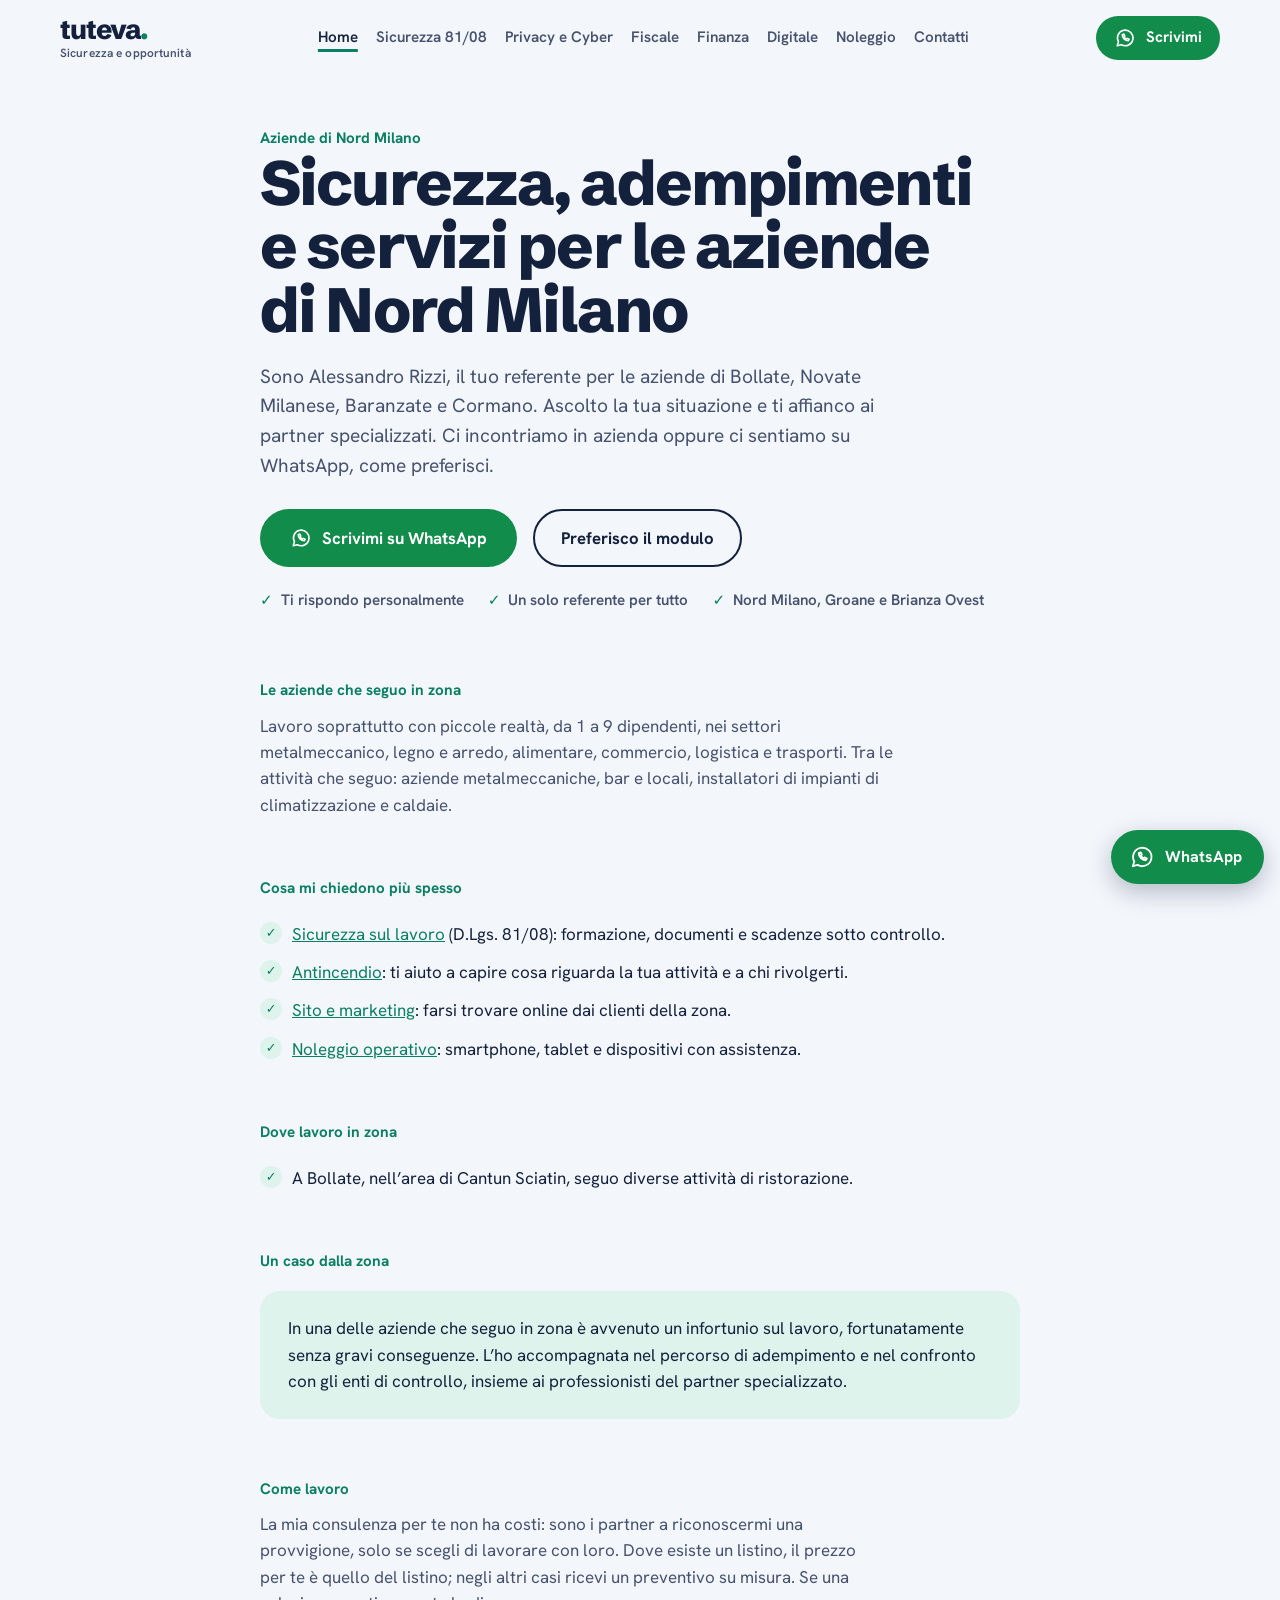
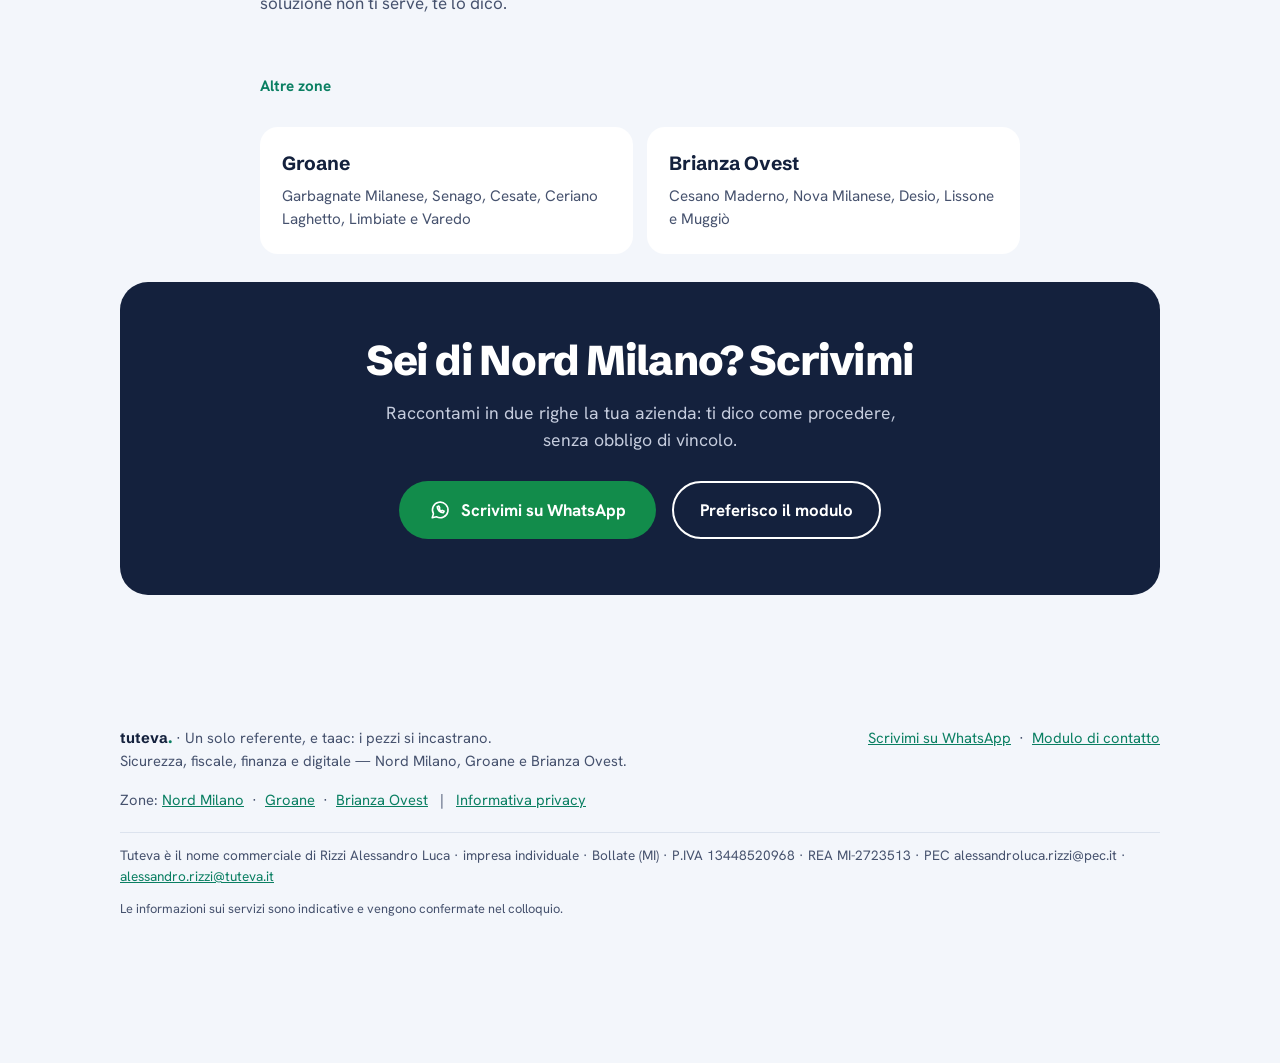
<file: zona-nord-milano.html>
<!doctype html>
<html lang="it">
<head>
<meta charset="utf-8">
<meta name="viewport" content="width=device-width, initial-scale=1, viewport-fit=cover">
<title>Sicurezza e adempimenti a Nord Milano | Tuteva</title>
<meta name="description" content="Sicurezza sul lavoro, antincendio, sito e noleggio per le aziende di Bollate, Novate Milanese, Baranzate e Cormano: un solo referente, partner specializzati.">
<link rel="canonical" href="https://tuteva.it/zona-nord-milano.html">
<meta property="og:title" content="Sicurezza e adempimenti a Nord Milano | Tuteva">
<meta property="og:description" content="Sicurezza sul lavoro, antincendio, sito e noleggio per le aziende di Bollate, Novate Milanese, Baranzate e Cormano: un solo referente, partner specializzati.">
<meta property="og:type" content="website">
<meta property="og:url" content="https://tuteva.it/zona-nord-milano.html">
<meta property="og:locale" content="it_IT">
<meta name="theme-color" content="#14213D">
<link rel="icon" href="data:image/svg+xml,%3Csvg xmlns=%27http://www.w3.org/2000/svg%27 viewBox=%270 0 64 64%27%3E%3Crect width=%2764%27 height=%2764%27 rx=%2716%27 fill=%27%2314213D%27/%3E%3Ccircle cx=%2732%27 cy=%2732%27 r=%2710%27 fill=%27%230A7F62%27/%3E%3C/svg%3E">
<link rel="preload" href="fonts/schibsted-grotesk.woff" as="font" type="font/woff" crossorigin> <link rel="preload" href="fonts/hanken-grotesk.woff" as="font" type="font/woff" crossorigin> <link rel="stylesheet" href="fonts/fonts.css">


<style>
/* Direzione C: sfondo chiaro freddo, navy + verde, grotesque moderni, tessere-domanda */
:root {
  --bg: #F3F6FB;
  --fg: #14213D;
  --fg-muted: #46526E;
  --accent: #0A7F62;
  --accent-tint: #DDF3EC;
  --navy: #14213D;
  --card-bg: #FFFFFF;
  --border: #DCE3EE;
  --font-display: 'Schibsted Grotesk', system-ui, sans-serif;
  --font-body: 'Hanken Grotesk', system-ui, sans-serif;
}
* { box-sizing: border-box; }
body {
  background: var(--bg); color: var(--fg);
  font-family: var(--font-body); font-size: 17px;
  margin: 0; padding: 0 20px;
  line-height: 1.55;
}
.wrap { max-width: 760px; margin: 0 auto; }
.wrap-wide { max-width: 1040px; margin: 0 auto; }
.center { text-align: center; }
h1, h2, h3 { font-family: var(--font-display); font-weight: 700; text-wrap: balance; line-height: 1.08; margin: 0; letter-spacing: -0.02em; }
h1 { font-size: clamp(2.2rem, 5.4vw, 3.9rem); font-weight: 800; letter-spacing: -0.03em; line-height: 1.02; }
h2 { font-size: clamp(1.7rem, 3.8vw, 2.6rem); font-weight: 800; letter-spacing: -0.03em; }
h3 { font-size: 1.3rem; }
p { margin: 0; }
a { color: var(--accent); }
a:focus-visible, button:focus-visible, input:focus-visible, select:focus-visible, textarea:focus-visible {
  outline: 3px solid var(--accent); outline-offset: 3px;
}
.eyebrow { color: var(--accent); font-weight: 700; font-size: 0.95rem; }
header.site {
  position: sticky; top: env(safe-area-inset-top, 0px); z-index: 10;
  background: var(--bg); padding-block: 16px;
}
header.site .row { display: flex; align-items: center; justify-content: space-between; gap: 12px 24px; flex-wrap: wrap; }
.brand { display: inline-flex; flex-direction: column; text-decoration: none; color: var(--fg); line-height: 1; }
.brand .wm { font-family: var(--font-display); font-weight: 800; font-size: 1.7rem; letter-spacing: -0.04em; }
.brand .wm i { font-style: normal; color: var(--accent); }
.brand .tag { font-size: 0.74rem; font-weight: 600; color: var(--fg-muted); margin-top: 5px; letter-spacing: 0.01em; }
nav.main { display: flex; gap: 6px 22px; flex-wrap: wrap; align-items: center; }
nav.main a { color: var(--fg-muted); text-decoration: none; font-size: 0.95rem; font-weight: 600; }
nav.main a:hover { color: var(--fg); }
nav.main a.active { color: var(--fg); text-decoration: underline; text-decoration-color: var(--accent); text-decoration-thickness: 3px; text-underline-offset: 7px; }
section { padding-block: 56px; }
section.tight { padding-block: 28px; }
.hero { padding-block: 48px 36px; }
.hero p.lead { font-size: 1.2rem; color: var(--fg-muted); max-width: 640px; margin-top: 20px; }
.center .lead { margin-inline: auto; }
.btn {
  display: inline-flex; align-items: center;
  background: var(--accent); color: #FFFFFF; font-weight: 700; text-decoration: none;
  padding: 16px 30px; border-radius: 999px; font-size: 1.05rem; margin-top: 28px;
  border: none; cursor: pointer; font-family: var(--font-body);
}
.btn:hover { background: #086A52; }
.greet {
  display: inline-flex; align-items: center; gap: 14px; background: var(--card-bg);
  padding: 8px 22px 8px 8px; border-radius: 999px; font-weight: 600;
  box-shadow: 0 4px 16px rgba(20,33,61,0.08);
}
.greet img { display: block; width: 52px; height: 52px; border-radius: 50%; object-fit: cover; object-position: 50% 30%; }
.asks { display: flex; flex-wrap: wrap; gap: 16px; }
.ask {
  flex: 1 1 380px; min-width: 0; text-decoration: none; color: var(--fg);
  background: var(--card-bg); border: 2px solid transparent; border-radius: 20px; padding: 28px;
  display: flex; gap: 20px; align-items: flex-start; box-shadow: 0 2px 10px rgba(20,33,61,0.06);
}
.ask:hover { border-color: var(--accent); }
.ask .t { display: block; font-family: var(--font-display); font-weight: 700; font-size: 1.4rem; line-height: 1.15; letter-spacing: -0.01em; }
.ask .d { display: block; margin-top: 6px; color: var(--fg-muted); font-size: 1rem; }
.card-icon, .hero-icon {
  flex: none; display: flex; align-items: center; justify-content: center;
  width: 56px; height: 56px; border-radius: 16px; background: var(--accent-tint); color: var(--accent);
}
.card-icon svg, .hero-icon svg { width: 30px; height: 30px; display: block; }
.hero-icon { margin-bottom: 20px; }
.band-white { background: var(--card-bg); margin: 0 -20px; padding: 80px 20px; }
.timeline { border-left: 3px solid #0FA37F; padding-left: 32px; display: flex; flex-direction: column; gap: 36px; margin-top: 36px; }
.timeline h3 { margin-bottom: 6px; }
.timeline p { color: var(--fg-muted); }
.zone { color: var(--fg-muted); max-width: 720px; margin: 36px auto 0; font-size: 1rem; }
.cta-band { background: var(--navy); color: #FFFFFF; border-radius: 28px; padding: 56px 32px; text-align: center; }
.cta-band p { color: #C5CCDD; max-width: 520px; margin: 16px auto 0; font-size: 1.1rem; }
.cta-band .btn { background: var(--accent-tint); color: var(--navy); }
.cta-band .btn:hover { background: #FFFFFF; }
.quote {
  background: var(--accent-tint); border-radius: 20px; padding: 24px 28px; margin-top: 18px;
  color: var(--fg);
}
.list-check { list-style: none; padding: 0; margin: 20px 0 0; display: flex; flex-direction: column; gap: 12px; }
.list-check li { padding-left: 32px; position: relative; }
.list-check li::before {
  content: "✓"; position: absolute; left: 0; top: 1px; width: 22px; height: 22px; border-radius: 50%;
  background: var(--accent-tint); color: var(--accent); font-weight: 800; font-size: 0.8rem;
  display: flex; align-items: center; justify-content: center;
}
.note-box {
  background: var(--card-bg); border-radius: 16px;
  padding: 16px 20px; margin-top: 24px; font-size: 0.92rem; color: var(--fg-muted);
}
form.contact { display: flex; flex-direction: column; gap: 16px; margin-top: 28px; max-width: 520px; }
form.contact label { font-size: 0.95rem; font-weight: 600; color: var(--fg); display: block; margin-bottom: 6px; }
form.contact input, form.contact select, form.contact textarea {
  width: 100%; padding: 13px 14px; border-radius: 12px; border: 1.5px solid var(--border);
  background: var(--card-bg); color: var(--fg); font-family: var(--font-body); font-size: 1rem;
}
form.contact textarea { min-height: 110px; resize: vertical; }
.form-status { font-size: 1rem; margin-top: 4px; display: none; }
.form-status.ok { color: var(--accent); font-weight: 600; display: block; }
footer.site {
  padding-block: 36px 48px; margin-top: 40px;
  color: var(--fg-muted); font-size: 0.92rem;
}
footer.site .row { display: flex; justify-content: space-between; gap: 16px; flex-wrap: wrap; }
hr.rule { border: none; border-top: 1px solid var(--border); margin-block: 8px; }

:root { --wa: #128C4B; --wa-dark: #0D7340; }
body { padding-bottom: 96px; }
.btn-wa { background: var(--wa); color: #FFFFFF; gap: 10px; }
.btn-wa:hover { background: var(--wa-dark); }
.btn svg { width: 22px; height: 22px; flex: none; display: block; }
.btn-ghost { background: transparent; color: var(--fg); border: 2px solid var(--fg); padding: 14px 26px; }
.btn-ghost:hover { background: var(--fg); color: #FFFFFF; }
.btn-sm { padding: 10px 18px; font-size: 0.95rem; margin-top: 0; }
.cta-row { display: flex; flex-wrap: wrap; gap: 12px 16px; align-items: center; margin-top: 28px; }
.cta-row .btn { margin-top: 0; }
.center .cta-row, .cta-band .cta-row { justify-content: center; }
.trust { display: flex; flex-wrap: wrap; gap: 8px 24px; list-style: none; padding: 0; margin: 22px 0 0; color: var(--fg-muted); font-size: 0.95rem; font-weight: 600; }
.center .trust { justify-content: center; }
.trust li::before { content: "✓"; color: var(--accent); margin-right: 8px; font-weight: 800; }
.cta-band .btn-ghost { background: transparent; color: #FFFFFF; border-color: #FFFFFF; }
.cta-band .btn-ghost:hover { background: #FFFFFF; color: var(--navy); }
.cta-band .btn-wa { background: var(--wa); color: #FFFFFF; }
.cta-band .btn-wa:hover { background: var(--wa-dark); }
.cta-band .cta-row { margin-top: 28px; }
.wa-float {
  position: fixed; z-index: 20;
  right: max(16px, env(safe-area-inset-right, 0px));
  bottom: calc(16px + env(safe-area-inset-bottom, 0px));
  display: inline-flex; align-items: center; gap: 10px;
  background: var(--wa); color: #FFFFFF; text-decoration: none; font-weight: 700;
  padding: 14px 22px 14px 18px; border-radius: 999px; font-size: 1rem;
  box-shadow: 0 8px 24px rgba(20,33,61,0.28);
}
.wa-float:hover { background: var(--wa-dark); }
.wa-float svg { width: 26px; height: 26px; display: block; }
.status-wa { display: none; margin-top: 8px; }
.status-wa.on { display: block; }
.consent { font-size: 0.88rem; color: var(--fg-muted); }
header.site .wrap-wide { max-width: 1160px; }
nav.main { gap: 6px 18px; }
@media (max-width: 1240px) { .hdr-cta { display: none; } }
@media (max-width: 700px) {
  .hdr-cta { display: none; }
  header.site { padding-block: 12px; }
  nav.main { flex-wrap: nowrap; overflow-x: auto; width: 100%; gap: 6px 18px; padding-bottom: 6px; scrollbar-width: none; }
  nav.main a { white-space: nowrap; }
  .hero { padding-block: 24px 28px; }
  .hero .hero-icon { display: none; }
}
@media (prefers-reduced-motion: no-preference) { .btn, .wa-float { transition: background .15s; } }

.others { display: grid; grid-template-columns: repeat(auto-fit, minmax(220px, 1fr)); gap: 12px; margin-top: 16px; }
.other { display: flex; gap: 12px; align-items: center; background: var(--card-bg); border-radius: 16px; padding: 14px 16px; text-decoration: none; color: var(--fg); font-family: var(--font-display); font-weight: 700; min-width: 0; }
.other:hover { outline: 2px solid var(--accent); }
.other .card-icon { width: 40px; height: 40px; border-radius: 12px; }
.other .card-icon svg { width: 22px; height: 22px; }
.zones { display: grid; grid-template-columns: repeat(auto-fit, minmax(240px, 1fr)); gap: 14px; margin-top: 28px; text-align: left; }
.zonecard { background: var(--card-bg); border-radius: 18px; padding: 22px; text-decoration: none; color: var(--fg); min-width: 0; }
.zonecard:hover { outline: 2px solid var(--accent); }
.zonecard strong { display: block; font-family: var(--font-display); font-size: 1.2rem; }
.zonecard span { display: block; margin-top: 6px; color: var(--fg-muted); font-size: 0.95rem; }
.label-sec { color: var(--fg-muted); font-weight: 700; font-size: 0.95rem; margin-top: 28px; }

.band-tint { background: #E6ECF6; margin: 0 -20px; padding: 48px 20px 52px; border-block: 1px solid #D3DCEB; }
.band-tint .label-sec { margin-top: 0; }
.band-tint .sub { color: var(--fg-muted); font-size: 1rem; margin-top: 6px; max-width: 640px; }
.band-tint .other { border: 1.5px solid #C5D1E4; box-shadow: none; }
.band-tint .others { margin-top: 20px; }
.cost-sec { padding-block: 104px 80px; }
.cta-band .trust { color: #C5CCDD; justify-content: center; margin-top: 22px; }
.cta-band .trust li::before { color: #7FE0C0; }
</style>

</head>
<body>

<header class="site">
  <div class="wrap-wide row">
    <a class="brand" href="index.html" aria-label="Tuteva, sicurezza e opportunit&agrave; per la tua azienda"><span class="wm">tuteva<i>.</i></span><span class="tag">Sicurezza e opportunit&agrave;</span></a>
    <nav class="main">
      <a href="index.html" class="active">Home</a>
      <a href="sicurezza-81-08.html">Sicurezza 81/08</a>
      <a href="cybersicurezza-privacy.html">Privacy e Cyber</a>
      <a href="fiscale.html">Fiscale</a>
      <a href="finanza-agevolata.html">Finanza</a>
      <a href="digitale.html">Digitale</a>
      <a href="noleggio-operativo.html">Noleggio</a>
      <a href="contatti.html">Contatti</a>
    </nav>
    <a class="btn btn-wa btn-sm hdr-cta" href="https://wa.me/393493159759?text=Ciao%20Alessandro%2C%20vorrei%20parlarti%20di%20un%27esigenza%20della%20mia%20azienda." target="_blank" rel="noopener" data-cta="header-wa"><svg viewBox="0 0 24 24" fill="none" stroke="currentColor" stroke-width="1.7" stroke-linecap="round" stroke-linejoin="round" aria-hidden="true"><path d="M3.5 20.5l1.4-4.3A8.5 8.5 0 1 1 8 19.3l-4.5 1.2z"/><path d="M9 8.5c0 3.6 2.9 6.5 6.5 6.5l1-1.6-2.1-1-1 .8c-1-.4-2-1.4-2.4-2.4l.8-1-1-2.1L9 8.5z"/></svg>Scrivimi</a>
  </div>
</header>


<section class="hero wrap">
  <span class="eyebrow">Aziende di Nord Milano</span>
  <h1>Sicurezza, adempimenti e servizi per le aziende di Nord Milano</h1>
  <p class="lead">Sono Alessandro Rizzi, il tuo referente per le aziende di Bollate, Novate Milanese, Baranzate e Cormano. Ascolto la tua situazione e ti affianco ai partner specializzati. Ci incontriamo in azienda oppure ci sentiamo su WhatsApp, come preferisci.</p>
  <div class="cta-row"><a class="btn btn-wa " href="https://wa.me/393493159759?text=Ciao%20Alessandro%2C%20ho%20un%27azienda%20nella%20zona%20Nord%20Milano%20e%20vorrei%20un%20confronto%20su%20sicurezza%2C%20privacy%20e%20cybersicurezza.%20%5BRif%3A%20zona-nord-milano%5D" target="_blank" rel="noopener" data-cta="hero-wa"><svg viewBox="0 0 24 24" fill="none" stroke="currentColor" stroke-width="1.7" stroke-linecap="round" stroke-linejoin="round" aria-hidden="true"><path d="M3.5 20.5l1.4-4.3A8.5 8.5 0 1 1 8 19.3l-4.5 1.2z"/><path d="M9 8.5c0 3.6 2.9 6.5 6.5 6.5l1-1.6-2.1-1-1 .8c-1-.4-2-1.4-2.4-2.4l.8-1-1-2.1L9 8.5z"/></svg>Scrivimi su WhatsApp</a><a class="btn btn-ghost" href="contatti.html" data-cta="hero-form">Preferisco il modulo</a></div><ul class="trust"><li>Ti rispondo personalmente</li><li>Un solo referente per tutto</li><li>Nord Milano, Groane e Brianza Ovest</li></ul>
</section>

<section class="wrap tight">
  <span class="eyebrow">Le aziende che seguo in zona</span>
  <p style="color:var(--fg-muted); margin-top:10px; max-width:640px;">Lavoro soprattutto con piccole realt&agrave;, da 1 a 9 dipendenti, nei settori metalmeccanico, legno e arredo, alimentare, commercio, logistica e trasporti. Tra le attivit&agrave; che seguo: aziende metalmeccaniche, bar e locali, installatori di impianti di climatizzazione e caldaie.</p>
</section>

<section class="wrap tight">
  <span class="eyebrow">Cosa mi chiedono pi&ugrave; spesso</span>
  <ul class="list-check">
    <li><a href="sicurezza-81-08.html">Sicurezza sul lavoro</a> (D.Lgs. 81/08): formazione, documenti e scadenze sotto controllo.</li>
    <li><a href="sicurezza-81-08.html">Antincendio</a>: ti aiuto a capire cosa riguarda la tua attivit&agrave; e a chi rivolgerti.</li>
    <li><a href="digitale.html">Sito e marketing</a>: farsi trovare online dai clienti della zona.</li>
    <li><a href="noleggio-operativo.html">Noleggio operativo</a>: smartphone, tablet e dispositivi con assistenza.</li>
  </ul>
</section>

<section class="wrap tight">
  <span class="eyebrow">Dove lavoro in zona</span>
  <ul class="list-check">
    <li>A Bollate, nell&rsquo;area di Cantun Sciatin, seguo diverse attivit&agrave; di ristorazione.</li>
  </ul>
</section>

<section class="wrap tight">
  <span class="eyebrow">Un caso dalla zona</span>
  <div class="quote"><p style="margin:0;">In una delle aziende che seguo in zona &egrave; avvenuto un infortunio sul lavoro, fortunatamente senza gravi conseguenze. L&rsquo;ho accompagnata nel percorso di adempimento e nel confronto con gli enti di controllo, insieme ai professionisti del partner specializzato.</p></div>
</section>

<section class="wrap tight">
  <span class="eyebrow">Come lavoro</span>
  <p style="color:var(--fg-muted); margin-top:10px; max-width:620px;">La mia consulenza per te non ha costi: sono i partner a riconoscermi una provvigione, solo se scegli di lavorare con loro. Dove esiste un listino, il prezzo per te &egrave; quello del listino; negli altri casi ricevi un preventivo su misura. Se una soluzione non ti serve, te lo dico.</p>
</section>

<section class="wrap tight">
  <span class="eyebrow">Altre zone</span>
  <div class="zones"><a class="zonecard" href="zona-groane.html" data-cta="zone-groane"><strong>Groane</strong><span>Garbagnate Milanese, Senago, Cesate, Ceriano Laghetto, Limbiate e Varedo</span></a><a class="zonecard" href="zona-brianza-ovest.html" data-cta="zone-brianza-ovest"><strong>Brianza Ovest</strong><span>Cesano Maderno, Nova Milanese, Desio, Lissone e Muggiò</span></a></div>
</section>

<section class="wrap-wide" style="padding-top:0;">
  <div class="cta-band">
    <h2>Sei di Nord Milano? Scrivimi</h2>
    <p>Raccontami in due righe la tua azienda: ti dico come procedere, senza obbligo di vincolo.</p>
    <div class="cta-row"><a class="btn btn-wa " href="https://wa.me/393493159759?text=Ciao%20Alessandro%2C%20ho%20un%27azienda%20nella%20zona%20Nord%20Milano%20e%20vorrei%20un%20confronto%20su%20sicurezza%2C%20privacy%20e%20cybersicurezza.%20%5BRif%3A%20zona-nord-milano%5D" target="_blank" rel="noopener" data-cta="band-wa"><svg viewBox="0 0 24 24" fill="none" stroke="currentColor" stroke-width="1.7" stroke-linecap="round" stroke-linejoin="round" aria-hidden="true"><path d="M3.5 20.5l1.4-4.3A8.5 8.5 0 1 1 8 19.3l-4.5 1.2z"/><path d="M9 8.5c0 3.6 2.9 6.5 6.5 6.5l1-1.6-2.1-1-1 .8c-1-.4-2-1.4-2.4-2.4l.8-1-1-2.1L9 8.5z"/></svg>Scrivimi su WhatsApp</a><a class="btn btn-ghost" href="contatti.html" data-cta="band-form">Preferisco il modulo</a></div>
    
  </div>
</section>


<footer class="site">
  <div class="wrap-wide">
    <div class="row">
      <div>
        <strong style="font-family: var(--font-display); color: var(--fg);">tuteva<span style="color: var(--accent);">.</span></strong> &middot; Un solo referente, e taac: i pezzi si incastrano.<br>
        Sicurezza, fiscale, finanza e digitale &mdash; Nord Milano, Groane e Brianza Ovest.
      </div>
      <div>
        <a href="https://wa.me/393493159759?text=Ciao%20Alessandro%2C%20vorrei%20parlarti%20di%20un%27esigenza%20della%20mia%20azienda." target="_blank" rel="noopener" data-cta="footer-wa">Scrivimi su WhatsApp</a> &nbsp;&middot;&nbsp; <a href="contatti.html">Modulo di contatto</a>
      </div>
    </div>
    <p style="margin-top:16px;">Zone: <a href="zona-nord-milano.html">Nord Milano</a> &nbsp;&middot;&nbsp; <a href="zona-groane.html">Groane</a> &nbsp;&middot;&nbsp; <a href="zona-brianza-ovest.html">Brianza Ovest</a> &nbsp;&nbsp;|&nbsp;&nbsp; <a href="privacy.html">Informativa privacy</a></p>
    <hr class="rule" style="margin-top:20px;">
    <p style="margin-top:12px; font-size:0.85rem;">Tuteva &egrave; il nome commerciale di Rizzi Alessandro Luca &middot; impresa individuale &middot; Bollate (MI) &middot; P.IVA 13448520968 &middot; REA MI-2723513 &middot; PEC alessandroluca.rizzi@pec.it &middot; <a href="mailto:alessandro.rizzi@tuteva.it">alessandro.rizzi@tuteva.it</a></p>
    <p style="margin-top:12px; font-size:0.8rem;">Le informazioni sui servizi sono indicative e vengono confermate nel colloquio.</p>
  </div>
</footer>

<a class="wa-float" href="https://wa.me/393493159759?text=Ciao%20Alessandro%2C%20ho%20un%27azienda%20nella%20zona%20Nord%20Milano%20e%20vorrei%20un%20confronto%20su%20sicurezza%2C%20privacy%20e%20cybersicurezza.%20%5BRif%3A%20zona-nord-milano%5D" target="_blank" rel="noopener" data-cta="float-wa" aria-label="Scrivimi su WhatsApp"><svg viewBox="0 0 24 24" fill="none" stroke="currentColor" stroke-width="1.7" stroke-linecap="round" stroke-linejoin="round" aria-hidden="true"><path d="M3.5 20.5l1.4-4.3A8.5 8.5 0 1 1 8 19.3l-4.5 1.2z"/><path d="M9 8.5c0 3.6 2.9 6.5 6.5 6.5l1-1.6-2.1-1-1 .8c-1-.4-2-1.4-2.4-2.4l.8-1-1-2.1L9 8.5z"/></svg><span>WhatsApp</span></a>
</body>
</html>
</file>
<file: fonts/fonts.css>
@font-face{font-family:'Schibsted Grotesk';src:url('schibsted-grotesk.woff') format('woff');font-weight:400 900;font-style:normal;font-display:swap}
@font-face{font-family:'Hanken Grotesk';src:url('hanken-grotesk.woff') format('woff');font-weight:100 900;font-style:normal;font-display:swap}
</file>
